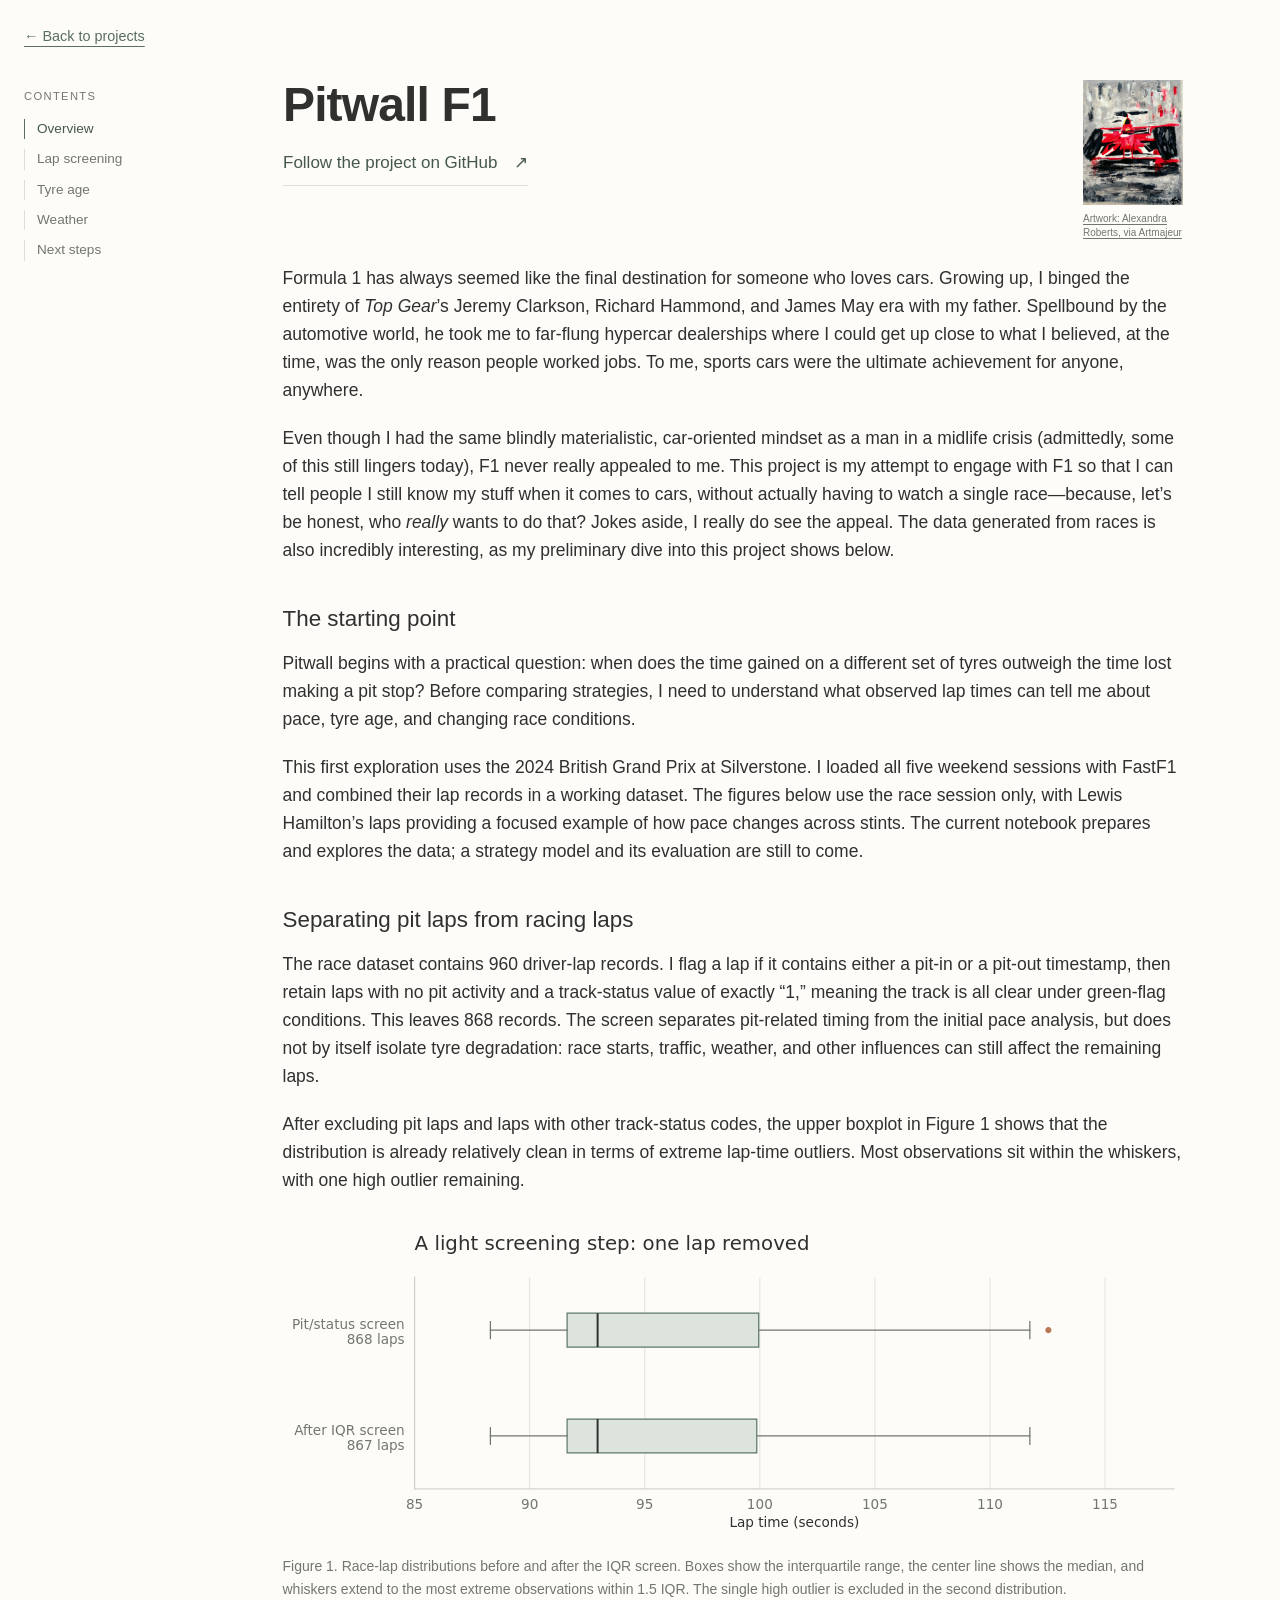
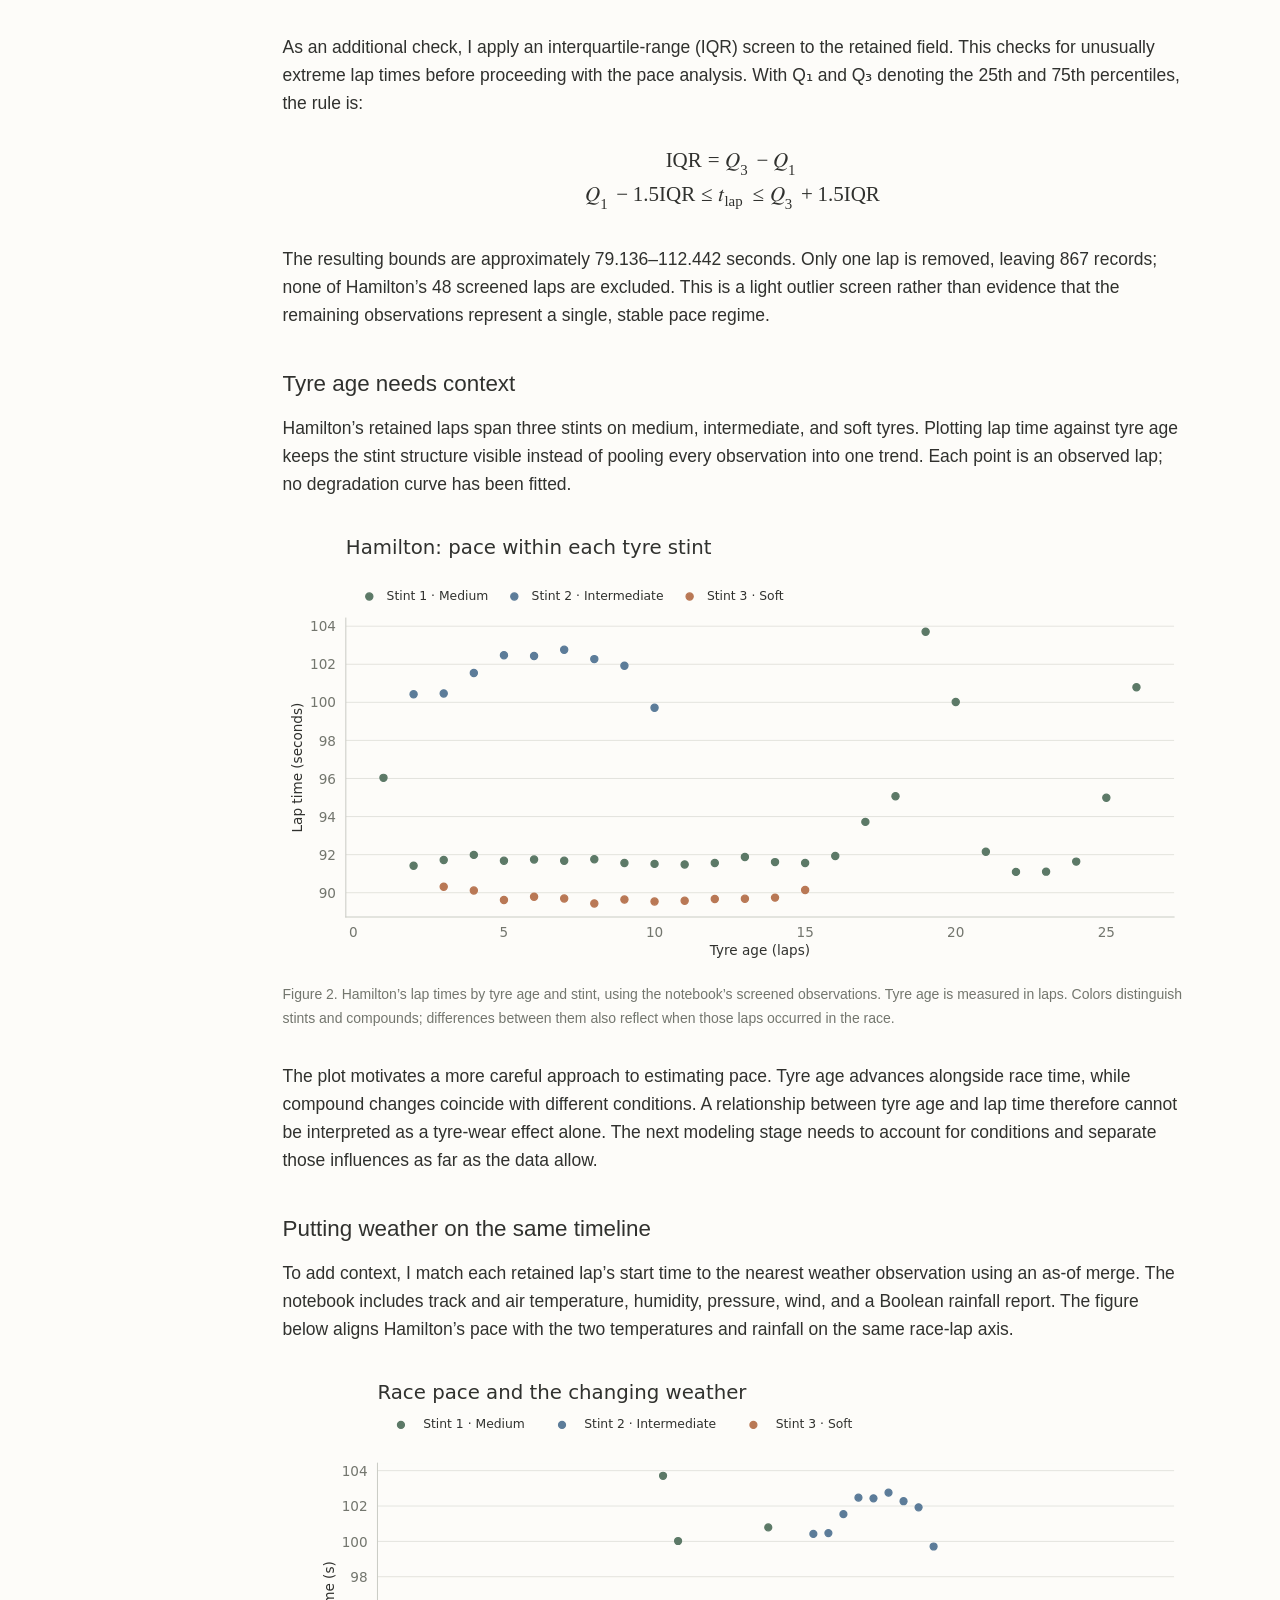
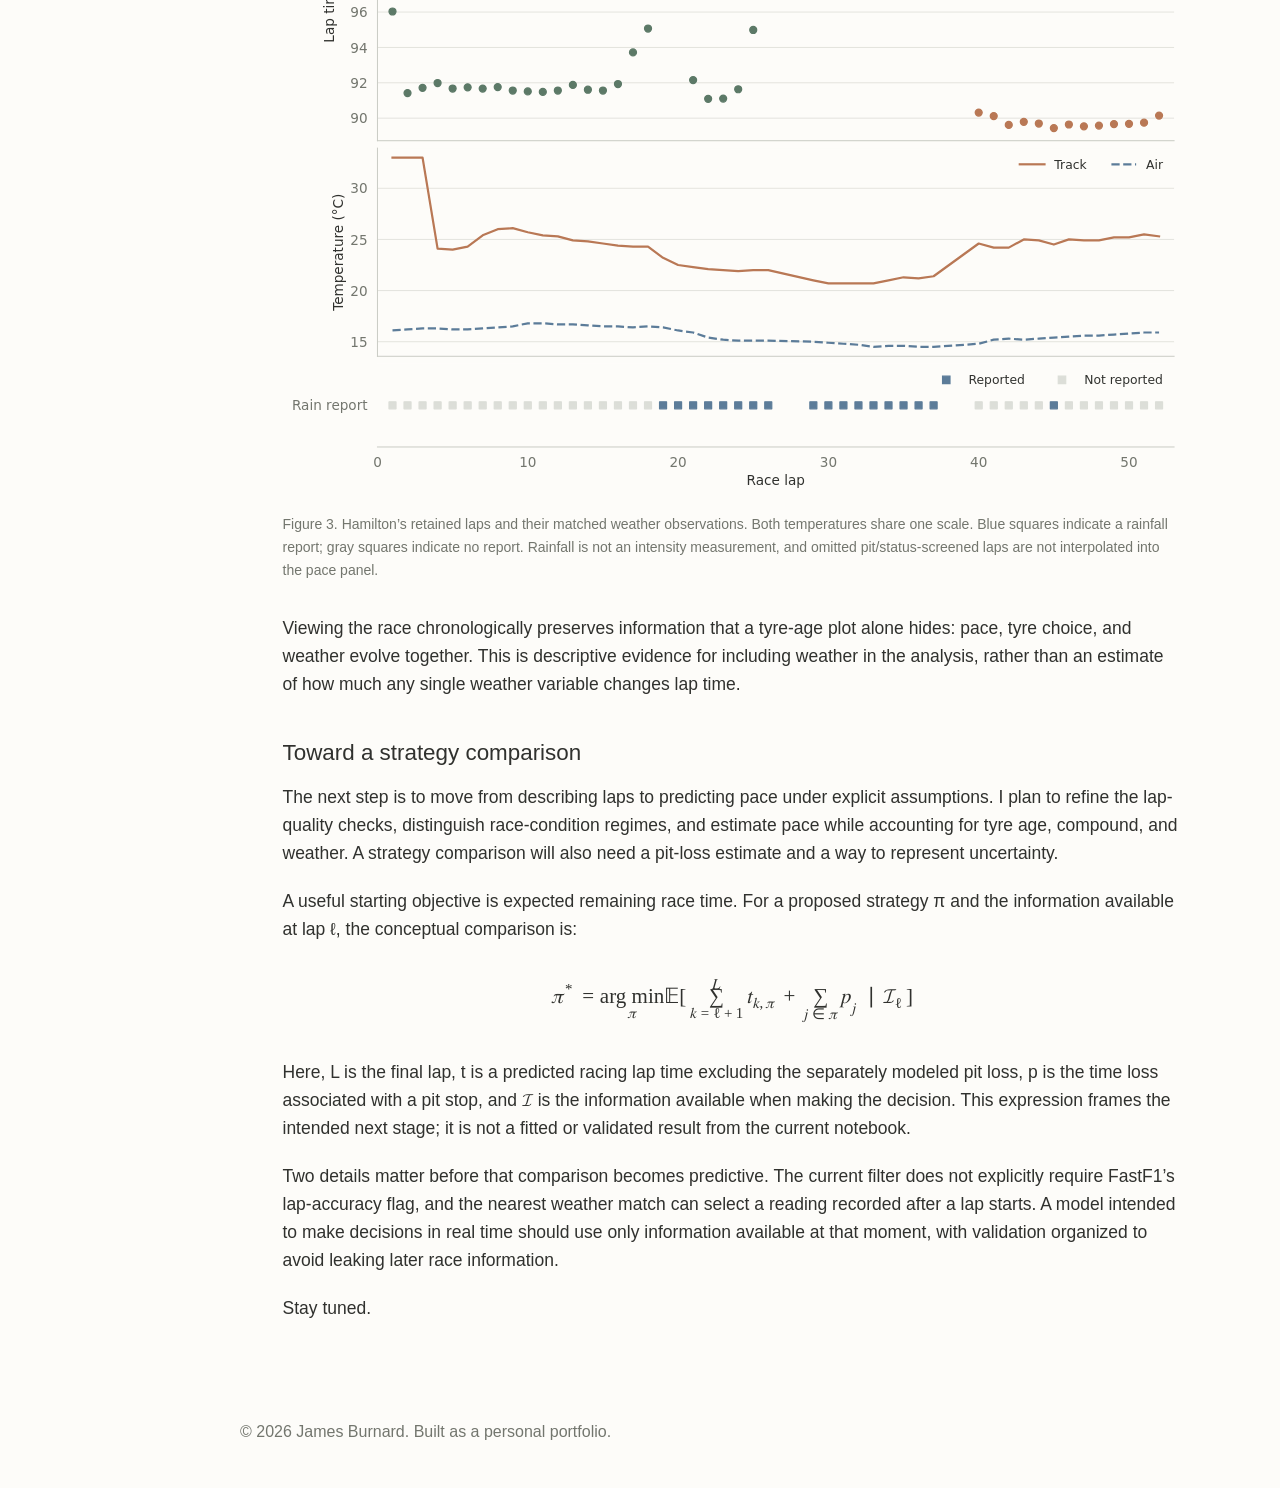
<file: projects/aston-martin/index.html>
<!doctype html>
<html lang="en">
  <head>
    <meta charset="utf-8" />
    <meta name="viewport" content="width=device-width, initial-scale=1" />
    <title>Pitwall F1 | James Burnard</title>

    <link rel="preconnect" href="https://fonts.googleapis.com" />
    <link rel="preconnect" href="https://fonts.gstatic.com" crossorigin />
    <link href="https://fonts.googleapis.com/css2?family=Inter:wght@400;500;600;700;800&display=swap" rel="stylesheet" />
    <link rel="stylesheet" href="../../styles.css" />
    <link rel="stylesheet" href="../../project-theme.css?v=20261009-brighter-ivory" />
    <link rel="stylesheet" href="../../research-project.css?v=20261006-credit-research">
    <link rel="stylesheet" href="../../heading-font.css?v=20261009-writeups-17-5" />
    <link rel="stylesheet" href="pitwall-editorial.css?v=20261009-ivory-compact" />
</head>
  <body class="project-detail-page research-detail pitwall-detail">
    <a class="project-back-link" href="../../index.html#projects-panel">← Back to projects</a>
    <aside class="project-contents" aria-label="Project contents">
      <p class="contents-label">Contents</p>
      <nav aria-label="Project sections">
        <a href="#project-title">Overview</a>
        <a href="#lap-screening">Lap screening</a>
        <a href="#tyre-age">Tyre age</a>
        <a href="#weather-context">Weather</a>
        <a href="#next-steps">Next steps</a>
      </nav>
    </aside>
    <main class="detail-shell">
      <section class="detail-hero pitwall-header" aria-labelledby="project-title">
        <div class="pitwall-header-copy">
          <h1 id="project-title">Pitwall F1</h1>
          <a class="pitwall-progress-link" href="https://github.com/JamesBurnard1/Pitwall-F1" target="_blank" rel="noopener noreferrer">
            Follow the project on GitHub <span aria-hidden="true">↗</span>
          </a>
        </div>
        <figure class="pitwall-header-artwork">
          <img src="../../assets/pitwall-f1-cover.jpg" alt="Painting of a red Formula 1 race car" />
          <figcaption><a href="https://www.artmajeur.com/alexandra-roberts/en/artworks/16069144/formula-one" target="_blank" rel="noopener noreferrer">Artwork: Alexandra Roberts, via Artmajeur</a></figcaption>
        </figure>
      </section>
      <section class="detail-section native-writeup" id="writeup" aria-labelledby="starting-point">
        <article class="writeup-prose">
          <p>Formula 1 has always seemed like the final destination for someone who loves cars. Growing up, I binged the entirety of <em>Top Gear</em>’s Jeremy Clarkson, Richard Hammond, and James May era with my father. Spellbound by the automotive world, he took me to far-flung hypercar dealerships where I could get up close to what I believed, at the time, was the only reason people worked jobs. To me, sports cars were the ultimate achievement for anyone, anywhere.</p>
          <p>Even though I had the same blindly materialistic, car-oriented mindset as a man in a midlife crisis (admittedly, some of this still lingers today), F1 never really appealed to me. This project is my attempt to engage with F1 so that I can tell people I still know my stuff when it comes to cars, without actually having to watch a single race—because, let’s be honest, who <em>really</em> wants to do that? Jokes aside, I really do see the appeal. The data generated from races is also incredibly interesting, as my preliminary dive into this project shows below.</p>
          <h3 id="starting-point">The starting point</h3>
          <p>Pitwall begins with a practical question: when does the time gained on a different set of tyres outweigh the time lost making a pit stop? Before comparing strategies, I need to understand what observed lap times can tell me about pace, tyre age, and changing race conditions.</p>
          <p>This first exploration uses the 2024 British Grand Prix at Silverstone. I loaded all five weekend sessions with FastF1 and combined their lap records in a working dataset. The figures below use the race session only, with Lewis Hamilton’s laps providing a focused example of how pace changes across stints. The current notebook prepares and explores the data; a strategy model and its evaluation are still to come.</p>
          <h3 id="lap-screening">Separating pit laps from racing laps</h3>
          <p>The race dataset contains 960 driver-lap records. I flag a lap if it contains either a pit-in or a pit-out timestamp, then retain laps with no pit activity and a track-status value of exactly “1,” meaning the track is all clear under green-flag conditions. This leaves 868 records. The screen separates pit-related timing from the initial pace analysis, but does not by itself isolate tyre degradation: race starts, traffic, weather, and other influences can still affect the remaining laps.</p>
          <p>After excluding pit laps and laps with other track-status codes, the upper boxplot in Figure 1 shows that the distribution is already relatively clean in terms of extreme lap-time outliers. Most observations sit within the whiskers, with one high outlier remaining.</p>
          <figure class="writeup-figure"><a href="figures/lap-screening.svg" target="_blank" rel="noopener noreferrer" aria-label="Open Figure 1 at full size"><img src="figures/lap-screening.svg" alt="Two horizontal boxplots comparing 868 pit/status-screened laps with 867 IQR-retained laps; the distributions are nearly identical." /></a><figcaption>Figure 1. Race-lap distributions before and after the IQR screen. Boxes show the interquartile range, the center line shows the median, and whiskers extend to the most extreme observations within 1.5 IQR. The single high outlier is excluded in the second distribution.</figcaption></figure>
          <p>As an additional check, I apply an interquartile-range (IQR) screen to the retained field. This checks for unusually extreme lap times before proceeding with the pace analysis. With Q₁ and Q₃ denoting the 25th and 75th percentiles, the rule is:</p>
          <div class="pitwall-equation" aria-label="IQR equals Q3 minus Q1. Retain lap times between Q1 minus 1.5 IQR and Q3 plus 1.5 IQR.">
            <math display="block"><mrow><mi>IQR</mi><mo>=</mo><msub><mi>Q</mi><mn>3</mn></msub><mo>−</mo><msub><mi>Q</mi><mn>1</mn></msub></mrow></math>
            <math display="block"><mrow><msub><mi>Q</mi><mn>1</mn></msub><mo>−</mo><mn>1.5</mn><mi>IQR</mi><mo>≤</mo><msub><mi>t</mi><mi>lap</mi></msub><mo>≤</mo><msub><mi>Q</mi><mn>3</mn></msub><mo>+</mo><mn>1.5</mn><mi>IQR</mi></mrow></math>
          </div>
          <p>The resulting bounds are approximately 79.136–112.442 seconds. Only one lap is removed, leaving 867 records; none of Hamilton’s 48 screened laps are excluded. This is a light outlier screen rather than evidence that the remaining observations represent a single, stable pace regime.</p>

          <h3 id="tyre-age">Tyre age needs context</h3>
          <p>Hamilton’s retained laps span three stints on medium, intermediate, and soft tyres. Plotting lap time against tyre age keeps the stint structure visible instead of pooling every observation into one trend. Each point is an observed lap; no degradation curve has been fitted.</p>
          <figure class="writeup-figure"><a href="figures/hamilton-tyre-age.svg" target="_blank" rel="noopener noreferrer" aria-label="Open Figure 2 at full size"><img src="figures/hamilton-tyre-age.svg" alt="Hamilton lap times plotted against tyre age, with separate colors for medium, intermediate, and soft tyre stints." /></a><figcaption>Figure 2. Hamilton’s lap times by tyre age and stint, using the notebook’s screened observations. Tyre age is measured in laps. Colors distinguish stints and compounds; differences between them also reflect when those laps occurred in the race.</figcaption></figure>
          <p>The plot motivates a more careful approach to estimating pace. Tyre age advances alongside race time, while compound changes coincide with different conditions. A relationship between tyre age and lap time therefore cannot be interpreted as a tyre-wear effect alone. The next modeling stage needs to account for conditions and separate those influences as far as the data allow.</p>
          <h3 id="weather-context">Putting weather on the same timeline</h3>
          <p>To add context, I match each retained lap’s start time to the nearest weather observation using an as-of merge. The notebook includes track and air temperature, humidity, pressure, wind, and a Boolean rainfall report. The figure below aligns Hamilton’s pace with the two temperatures and rainfall on the same race-lap axis.</p>
          <figure class="writeup-figure"><a href="figures/hamilton-weather.svg" target="_blank" rel="noopener noreferrer" aria-label="Open Figure 3 at full size"><img src="figures/hamilton-weather.svg" alt="Three aligned panels showing Hamilton’s lap times by stint, track and air temperatures on one Celsius scale, and whether rainfall was reported at the nearest matched observation." /></a><figcaption>Figure 3. Hamilton’s retained laps and their matched weather observations. Both temperatures share one scale. Blue squares indicate a rainfall report; gray squares indicate no report. Rainfall is not an intensity measurement, and omitted pit/status-screened laps are not interpolated into the pace panel.</figcaption></figure>
          <p>Viewing the race chronologically preserves information that a tyre-age plot alone hides: pace, tyre choice, and weather evolve together. This is descriptive evidence for including weather in the analysis, rather than an estimate of how much any single weather variable changes lap time.</p>
          <h3 id="next-steps">Toward a strategy comparison</h3>
          <p>The next step is to move from describing laps to predicting pace under explicit assumptions. I plan to refine the lap-quality checks, distinguish race-condition regimes, and estimate pace while accounting for tyre age, compound, and weather. A strategy comparison will also need a pit-loss estimate and a way to represent uncertainty.</p>
          <p>A useful starting objective is expected remaining race time. For a proposed strategy π and the information available at lap ℓ, the conceptual comparison is:</p>
          <div class="pitwall-equation" aria-label="Choose the strategy pi that minimizes the expected sum of future lap times plus pit-stop time losses, conditional on information available at lap ell.">
            <math display="block"><mrow><msup><mi>π</mi><mo>*</mo></msup><mo>=</mo><munder><mtext>arg min</mtext><mi>π</mi></munder><mi>𝔼</mi><mo>[</mo><munderover><mo>∑</mo><mrow><mi>k</mi><mo>=</mo><mi>ℓ</mi><mo>+</mo><mn>1</mn></mrow><mi>L</mi></munderover><msub><mi>t</mi><mrow><mi>k</mi><mo>,</mo><mi>π</mi></mrow></msub><mo>+</mo><munder><mo>∑</mo><mrow><mi>j</mi><mo>∈</mo><mi>π</mi></mrow></munder><msub><mi>p</mi><mi>j</mi></msub><mo>∣</mo><msub><mi>𝓘</mi><mi>ℓ</mi></msub><mo>]</mo></mrow></math>
          </div>
          <p>Here, L is the final lap, t is a predicted racing lap time excluding the separately modeled pit loss, p is the time loss associated with a pit stop, and 𝓘 is the information available when making the decision. This expression frames the intended next stage; it is not a fitted or validated result from the current notebook.</p>
          <p>Two details matter before that comparison becomes predictive. The current filter does not explicitly require FastF1’s lap-accuracy flag, and the nearest weather match can select a reading recorded after a lap starts. A model intended to make decisions in real time should use only information available at that moment, with validation organized to avoid leaking later race information.</p>
          <p class="pitwall-closing">Stay tuned.</p>
        </article>
      </section>
    </main>
    <footer class="site-footer">
      <p>© 2026 James Burnard. Built as a personal portfolio.</p>
    </footer>
    <script src="../baltimore/baltimore-contents.js?v=20261006-credit-research"></script>
  </body>
</html>
</file>
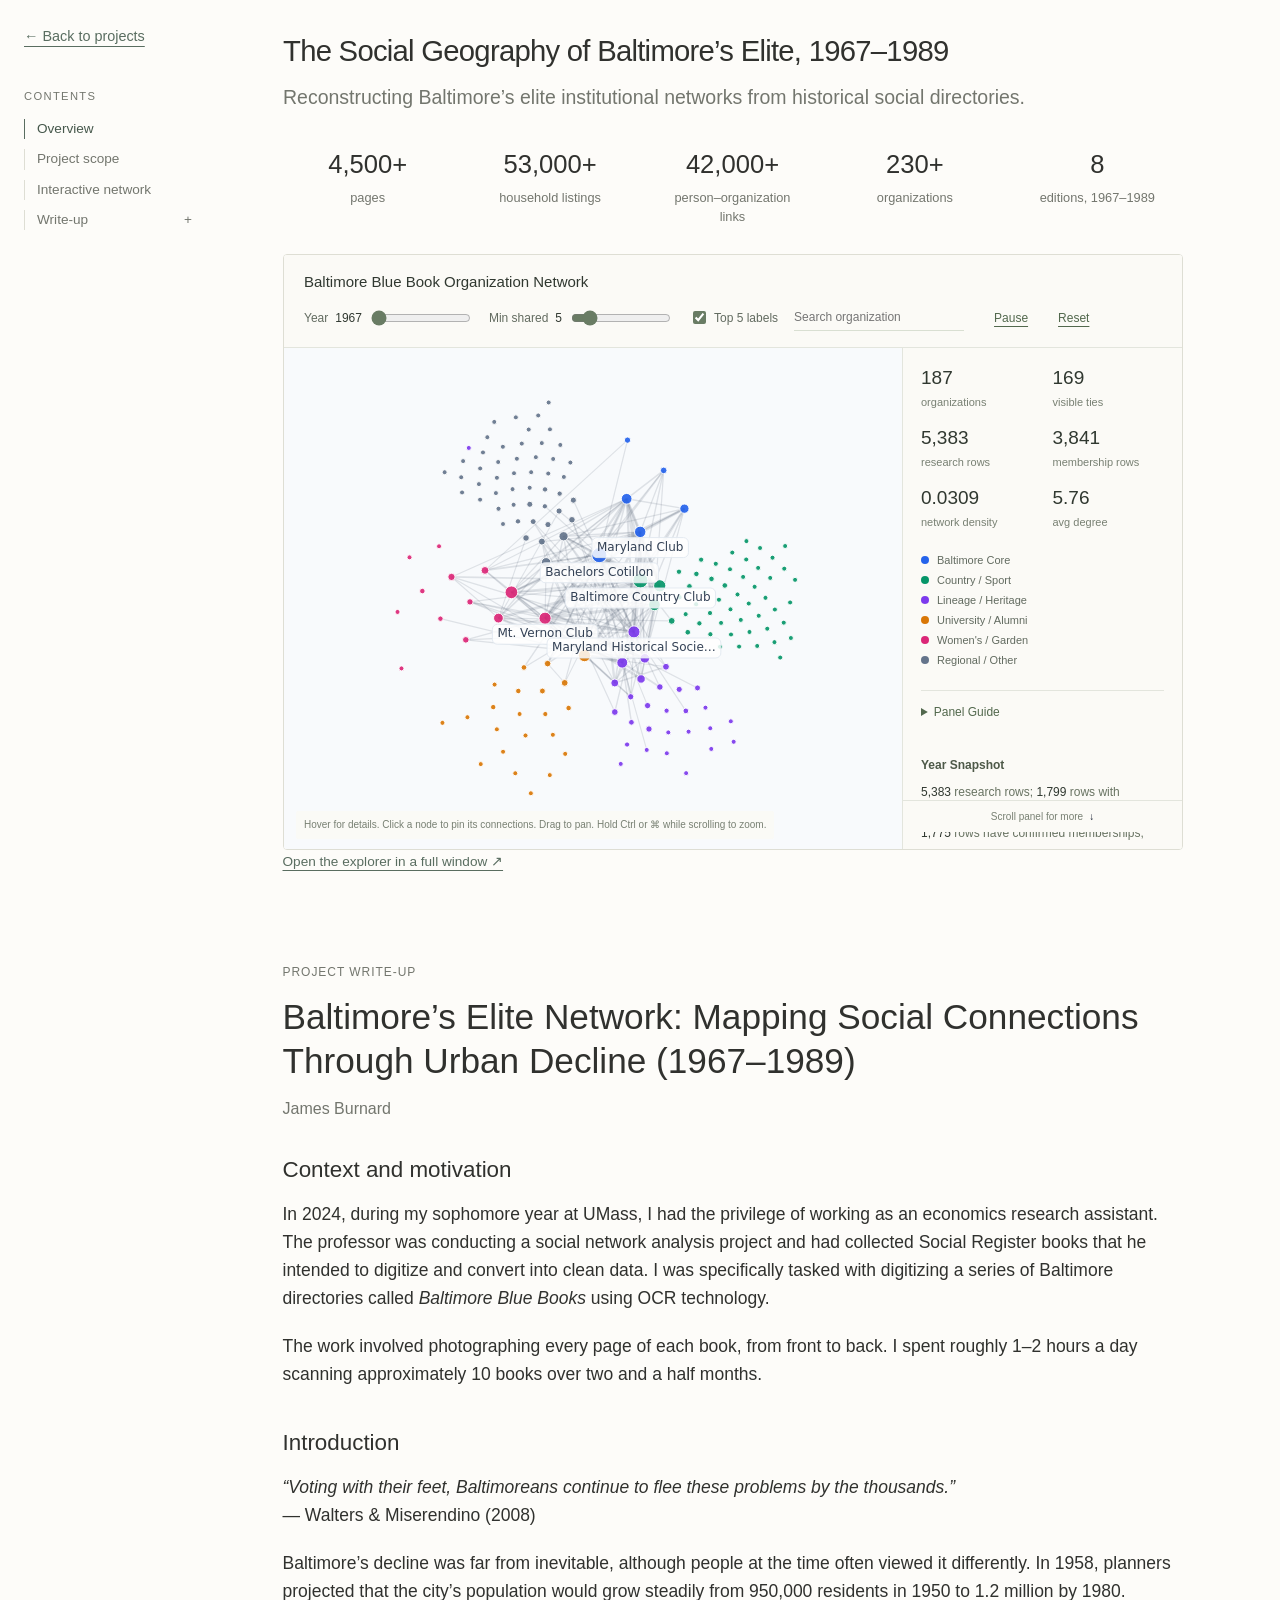
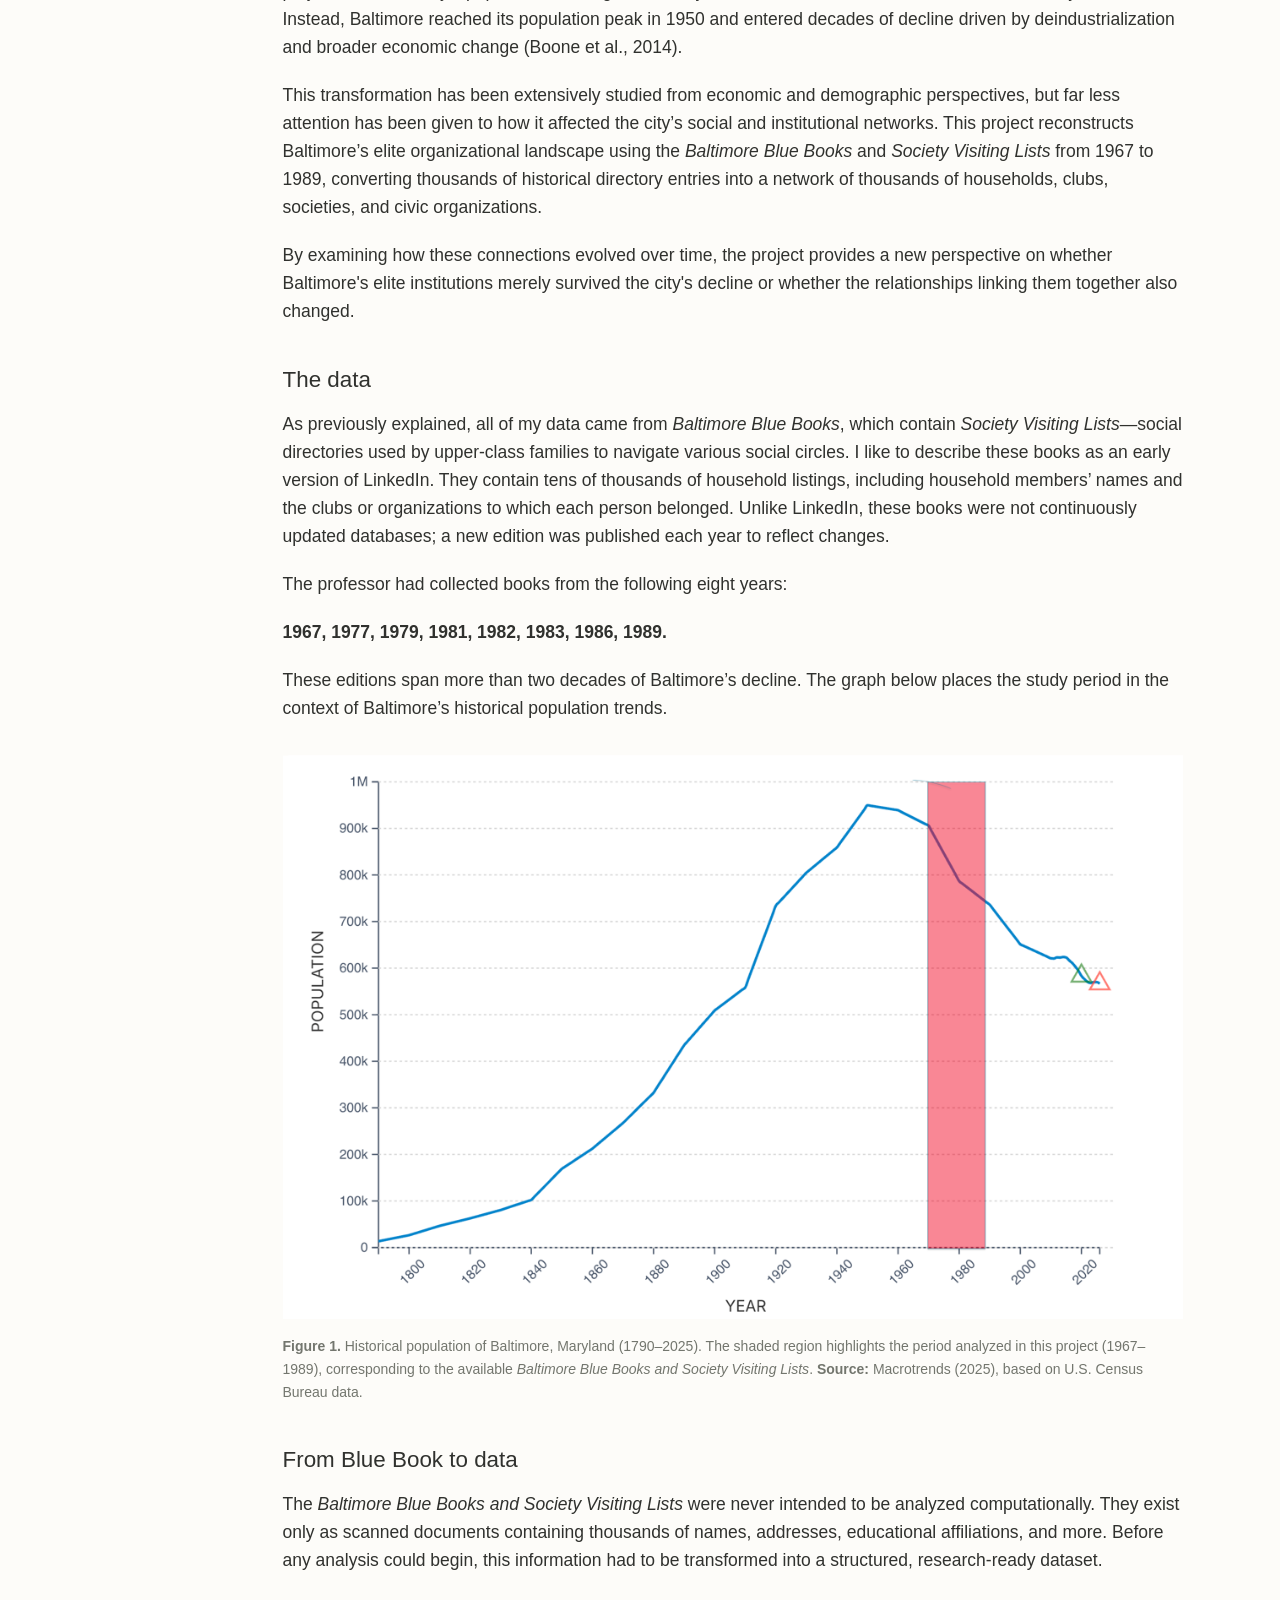
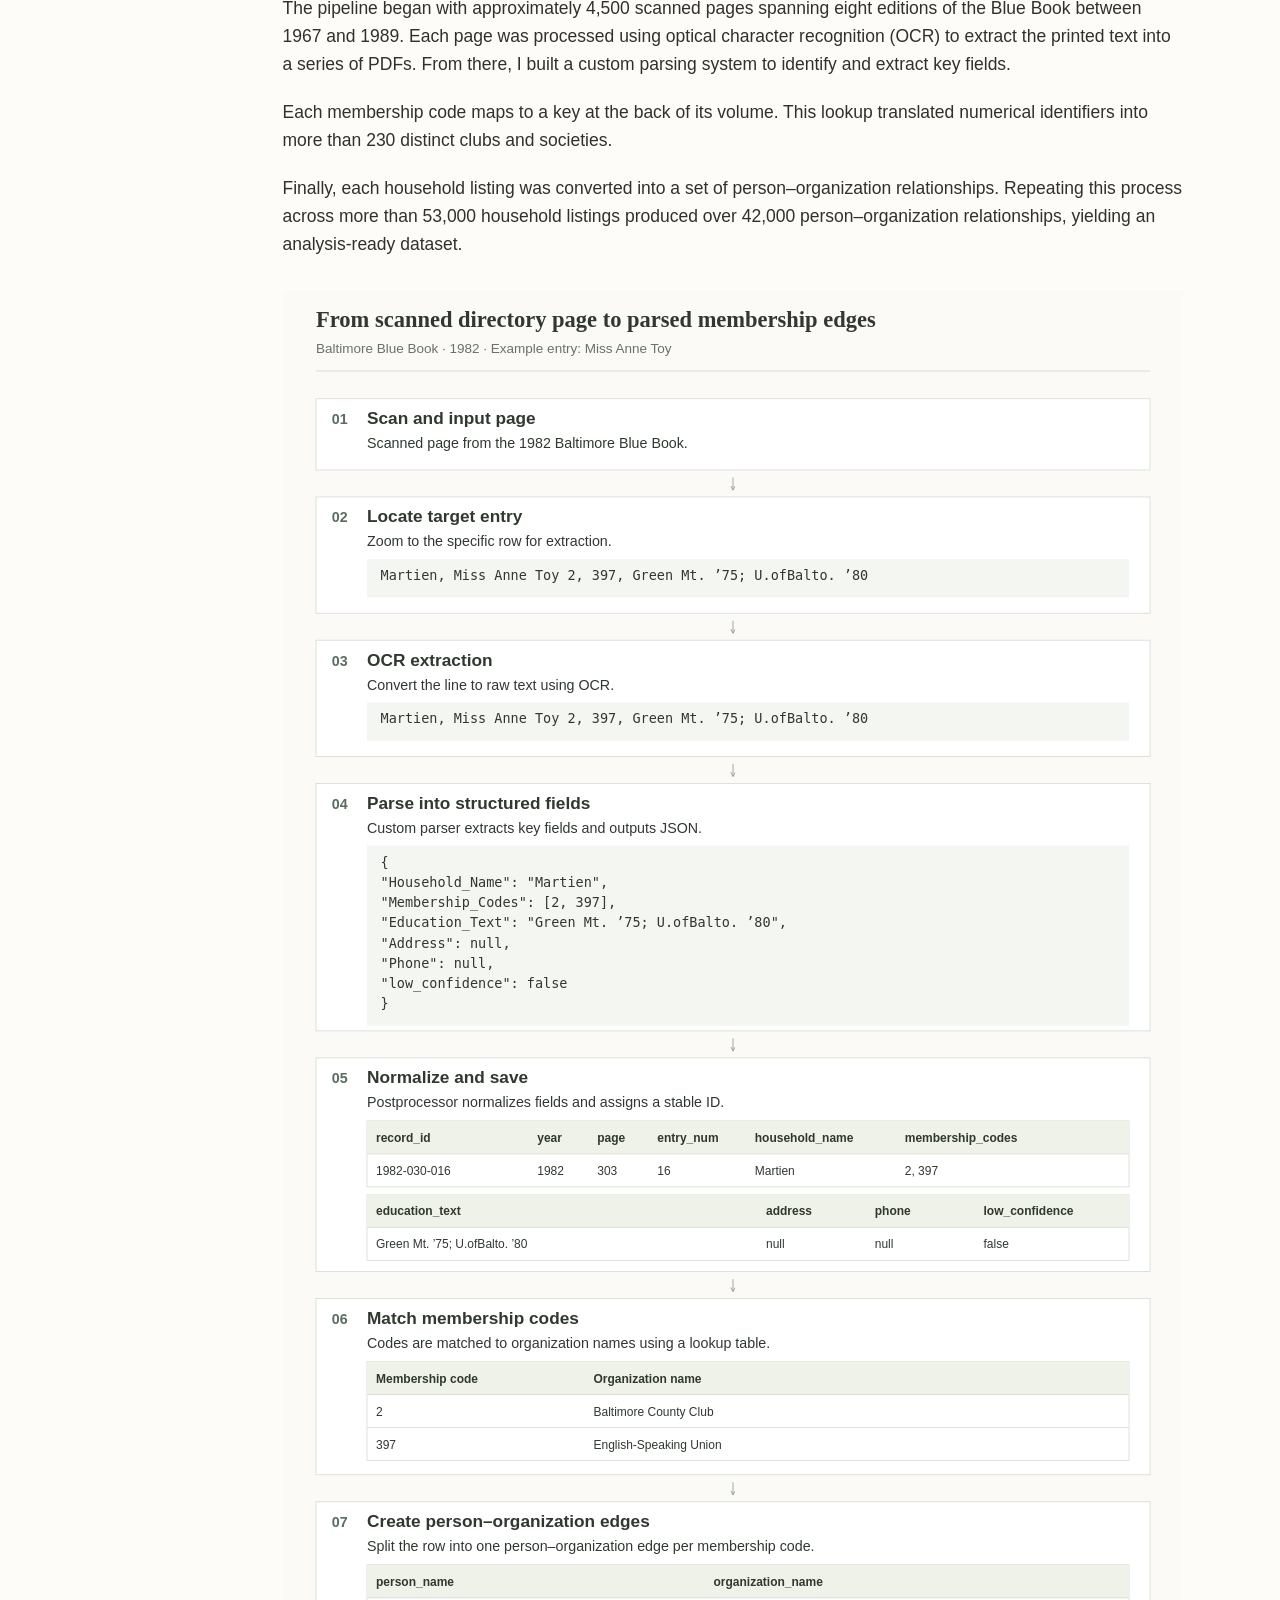
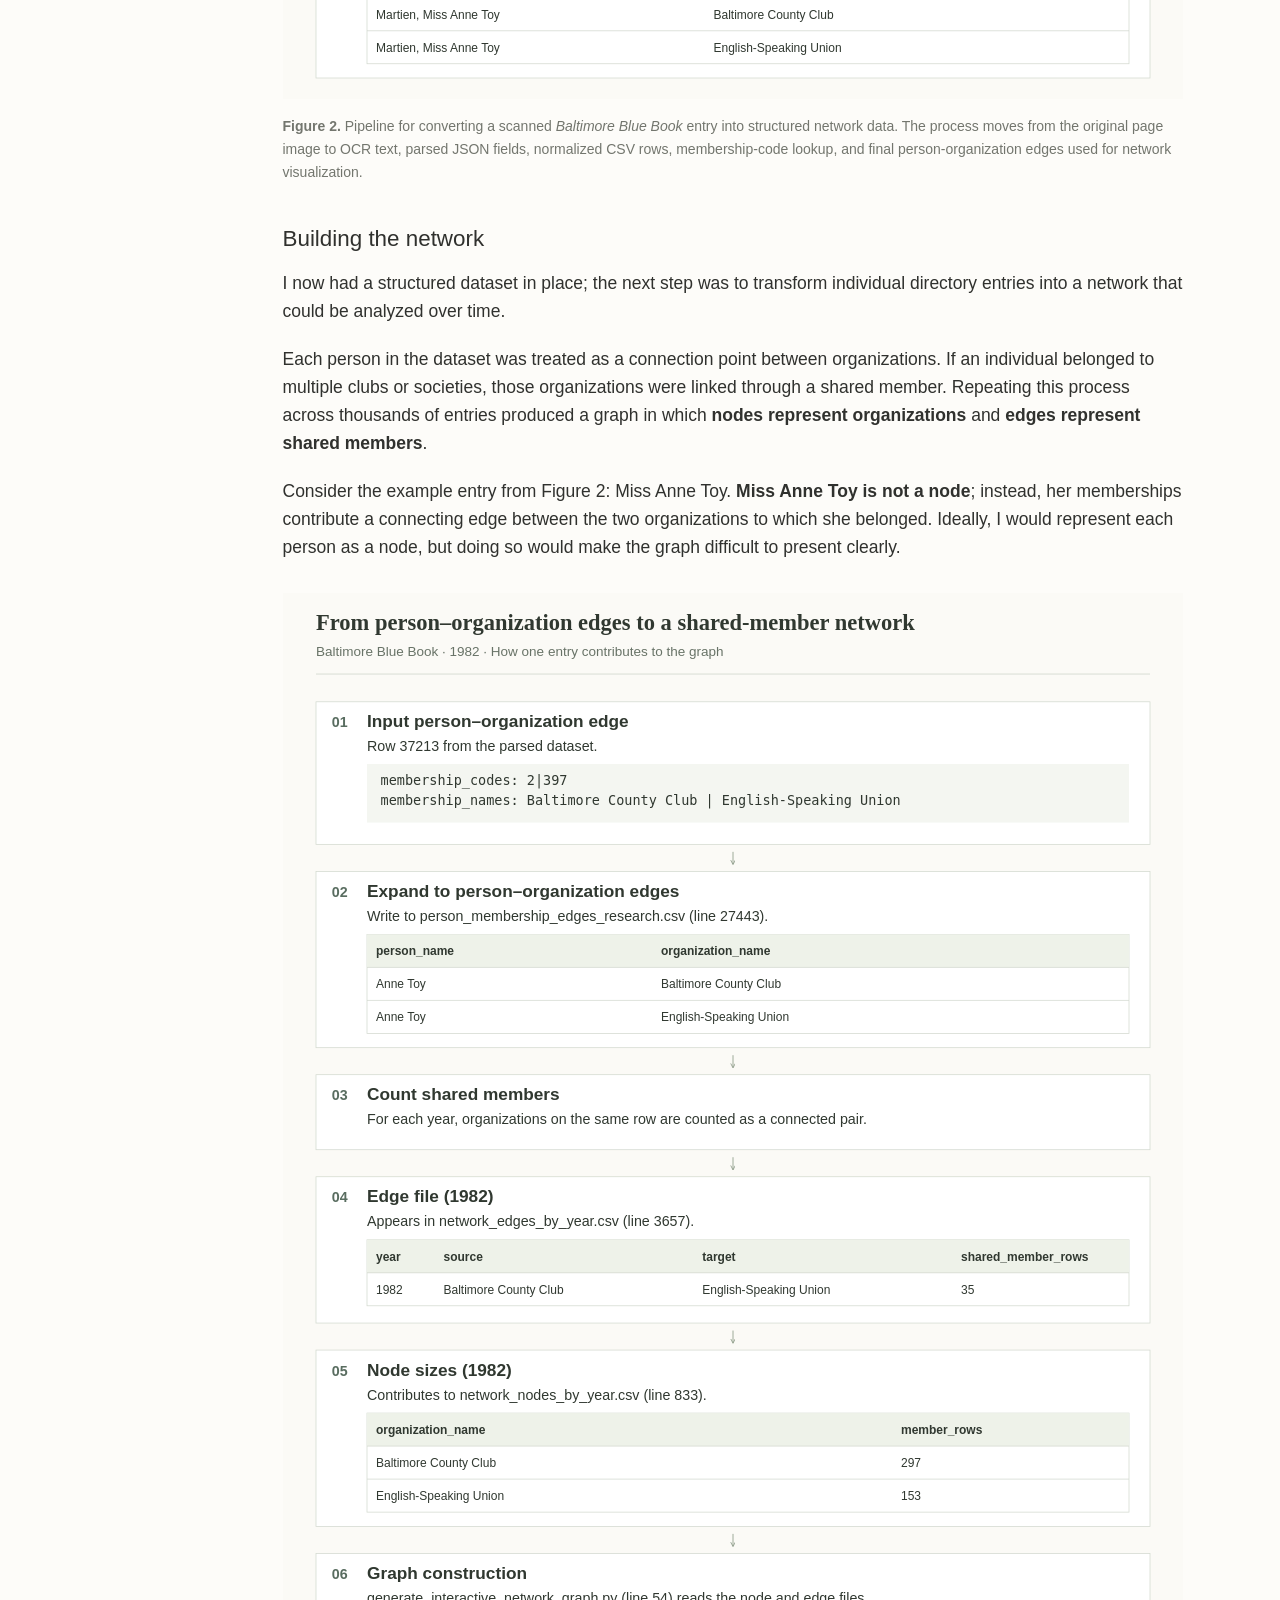
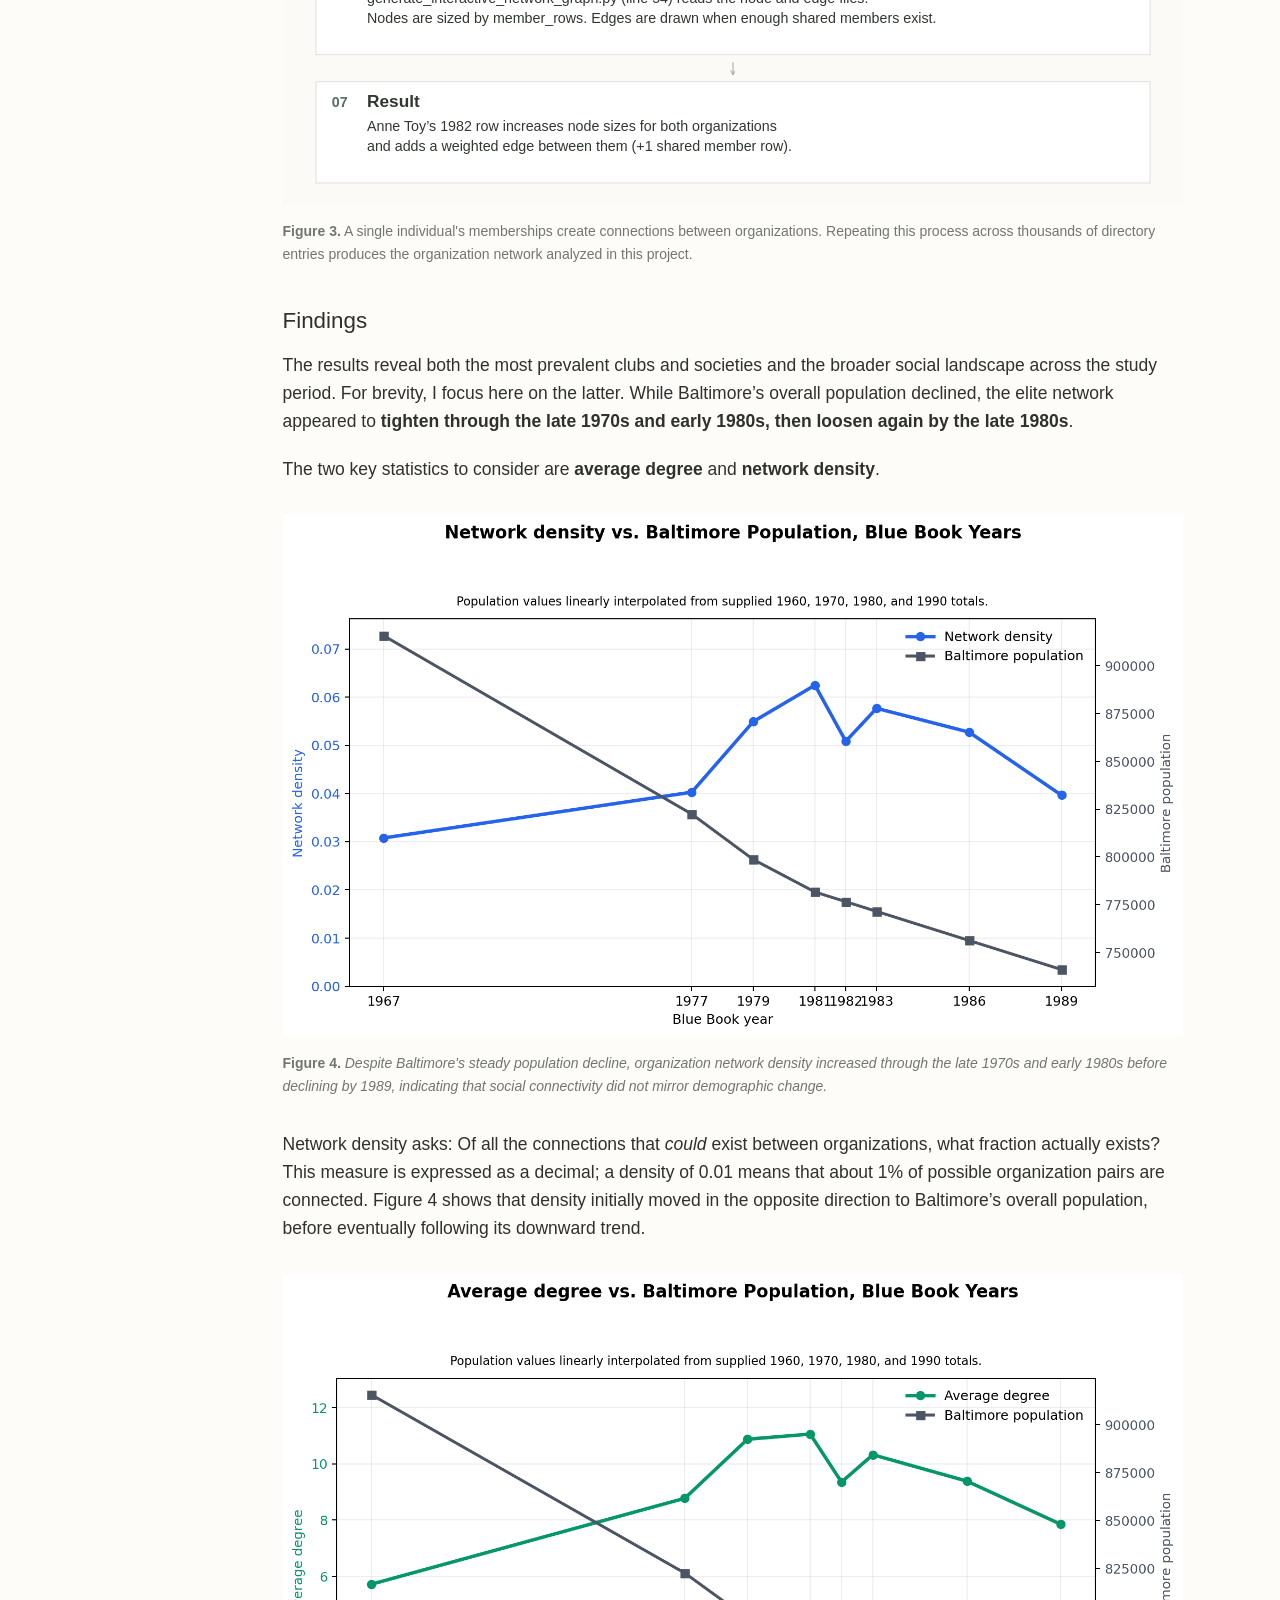
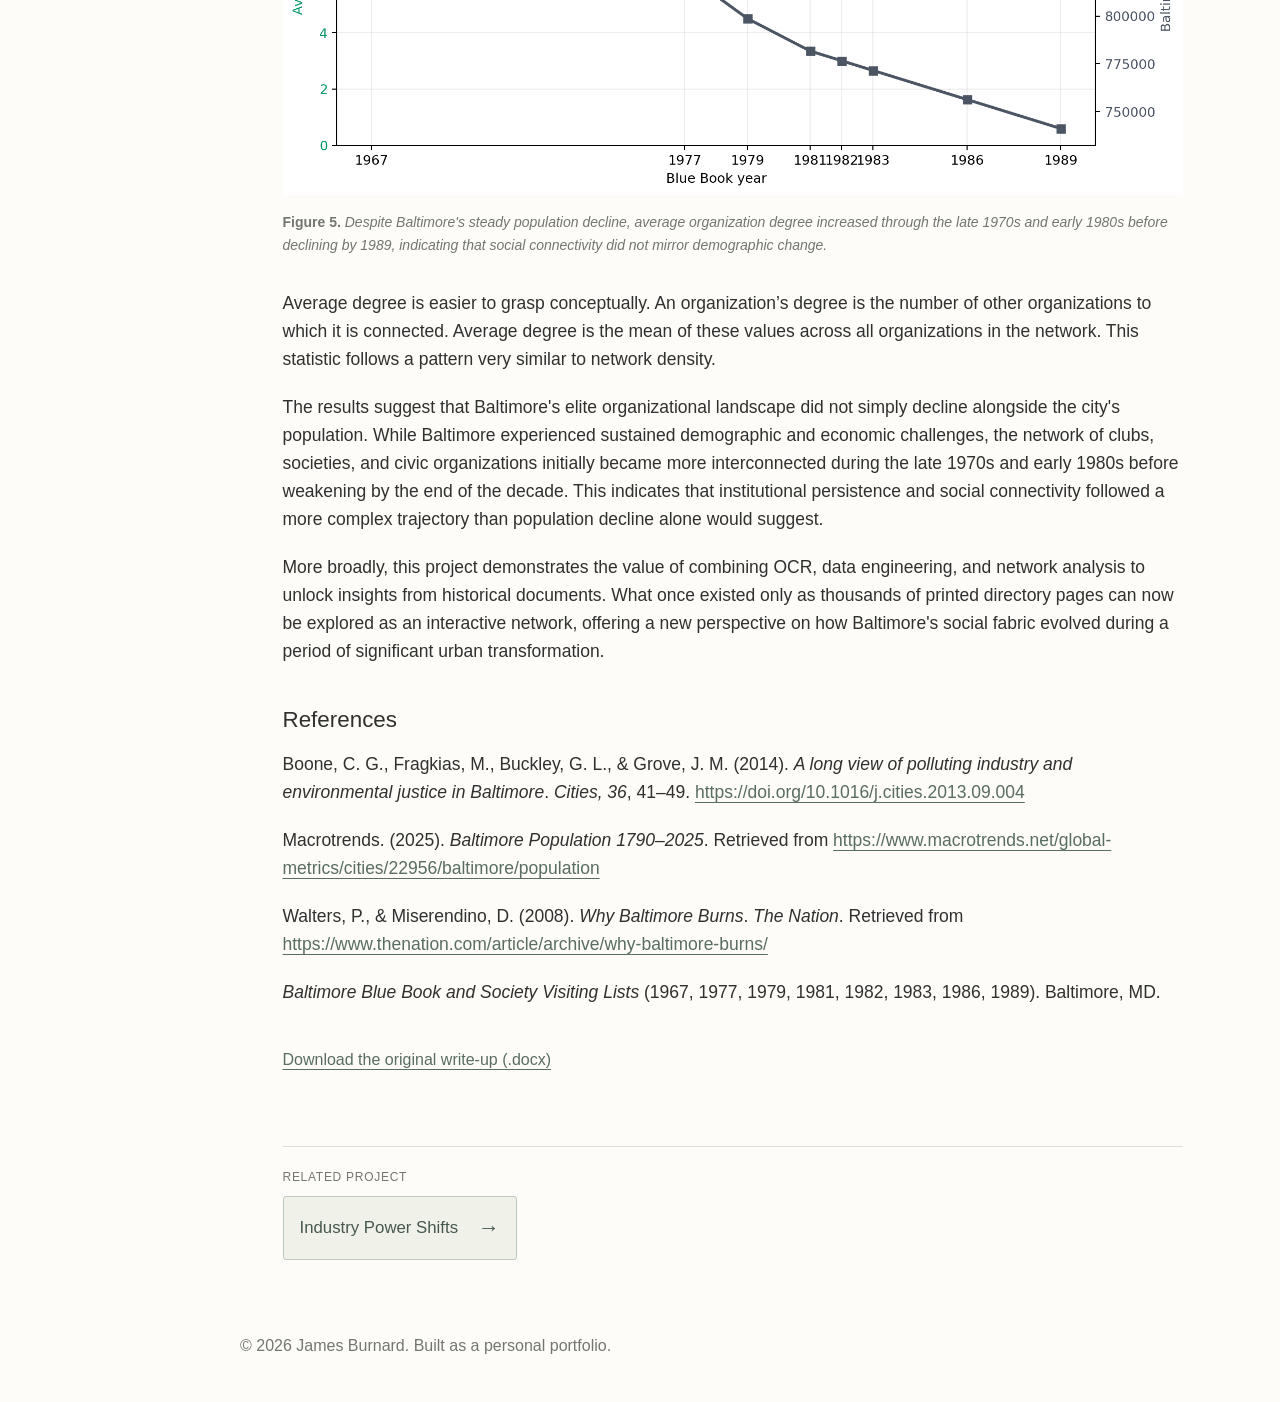
<file: projects/baltimore/index.html>
<!doctype html>
<html lang="en">
  <head>
    <meta charset="utf-8" />
    <meta name="viewport" content="width=device-width, initial-scale=1" />
    <title>Baltimore Elite Social Geography | James Burnard</title>

    <link rel="preconnect" href="https://fonts.googleapis.com" />
    <link rel="preconnect" href="https://fonts.gstatic.com" crossorigin />
    <link href="https://fonts.googleapis.com/css2?family=Inter:wght@400;500;600;700;800&display=swap" rel="stylesheet" />
    <link rel="stylesheet" href="../../styles.css?v=20261009-brighter-ivory" />
    <link rel="stylesheet" href="../../project-theme.css?v=20261009-brighter-ivory" />
    <link rel="stylesheet" href="../../research-project.css?v=20261006-visible-related-projects" />
    <link rel="stylesheet" href="../../heading-font.css?v=20261009-writeups-17-5" />
</head>
  <body class="project-detail-page baltimore-detail research-detail">
    <a class="project-back-link" href="../../index.html#projects-panel">← Back to projects</a>
    <aside class="project-contents" aria-label="Project contents">
      <p class="contents-label">Contents</p>
      <nav aria-label="Baltimore project sections">
        <a href="#project-title">Overview</a>
        <a href="#scale">Project scope</a>
        <a href="#network">Interactive network</a>
        <details class="writeup-contents">
          <summary><span>Write-up</span></summary>
          <div class="writeup-contents-links">
            <a href="#writeup">Write-up overview</a>
            <a href="#context-and-motivation">Context and motivation</a>
            <a href="#introduction">Introduction</a>
            <a href="#the-data">The data</a>
            <a href="#from-blue-book-to-data">From Blue Book to data</a>
            <a href="#building-the-network">Building the network</a>
            <a href="#findings">Findings</a>
            <a href="#references">References</a>
          </div>
        </details>
      </nav>
    </aside>
    <main class="detail-shell wide-detail">
      <section class="detail-hero">
        <h1 id="project-title">The Social Geography of Baltimore’s Elite, 1967–1989</h1>
        <p class="project-summary">Reconstructing Baltimore’s elite institutional networks from historical social directories.</p>
      </section>

      <section class="detail-section project-scope" id="scale" aria-labelledby="scope-title">
        <h2 id="scope-title" class="scope-accessible-title">Project scope</h2>
        <div class="project-metrics">
          <div class="project-metric">
            <strong>4,500+</strong>
            <span>pages</span>
          </div>
          <div class="project-metric">
            <strong>53,000+</strong>
            <span>household listings</span>
          </div>
          <div class="project-metric">
            <strong>42,000+</strong>
            <span>person–organization links</span>
          </div>
          <div class="project-metric">
            <strong>230+</strong>
            <span>organizations</span>
          </div>
          <div class="project-metric">
            <strong>8</strong>
            <span>editions, 1967–1989</span>
          </div>
        </div>
      </section>

      <section class="detail-section full-screen-panel" id="network">

        <div class="interactive-frame tall-frame">
          <iframe
            src="interactive_network_by_year.html?v=20261006-gliding-year-slider"
            title="Interactive Baltimore organization network by year"
          ></iframe>
        </div>
        <p class="network-open-link"><a href="interactive_network_by_year.html?v=20261006-gliding-year-slider" target="_blank" rel="noopener noreferrer">Open the explorer in a full window ↗</a></p>
      </section>

      <section class="detail-section native-writeup" id="writeup" aria-labelledby="writeup-title">
        <header class="writeup-heading">
          <p class="eyebrow">Project Write-up</p>
          <h2 id="writeup-title">Baltimore’s Elite Network: Mapping Social Connections Through Urban Decline (1967–1989)</h2>
          <p class="writeup-byline">James Burnard</p>
        </header>
        <article class="writeup-prose" aria-label="Baltimore project research write-up">
<h3 id="context-and-motivation">Context and motivation</h3>
<p>In 2024, during my sophomore year at UMass, I had the privilege of working as an economics research assistant. The professor was conducting a social network analysis project and had collected Social Register books that he intended to digitize and convert into clean data. I was specifically tasked with digitizing a series of Baltimore directories called <em>Baltimore Blue Books</em> using OCR technology.</p>
<p>The work involved photographing every page of each book, from front to back. I spent roughly 1–2 hours a day scanning approximately 10 books over two and a half months.</p>
<h3 id="introduction">Introduction</h3>
<p><em>“Voting with their feet, Baltimoreans continue to flee these
problems by the thousands.”</em><br />
— Walters &amp; Miserendino (2008)</p>
<p>Baltimore’s decline was far from inevitable, although people at the time often viewed it differently. In 1958, planners projected that the city’s population would grow steadily from 950,000 residents in 1950 to 1.2 million by 1980. Instead, Baltimore reached its population peak in 1950 and entered decades of decline driven by deindustrialization and broader economic change (Boone et al., 2014).</p>
<p>This transformation has been extensively studied from economic and
demographic perspectives, but far less attention has been given to how
it affected the city’s social and institutional networks. This project
reconstructs Baltimore’s elite organizational landscape using the
<em>Baltimore Blue Books</em> and <em>Society Visiting Lists</em> from
1967 to 1989, converting thousands of historical directory entries into
a network of thousands of households, clubs, societies, and civic
organizations.</p>
<p>By examining how these connections evolved over time, the project
provides a new perspective on whether Baltimore's elite institutions
merely survived the city's decline or whether the relationships linking
them together also changed.</p>
<h3 id="the-data">The data</h3>
<p>As previously explained, all of my data came from <em>Baltimore Blue Books</em>, which contain <em>Society Visiting Lists</em>—social directories used by upper-class families to navigate various social circles. I like to describe these books as an early version of LinkedIn. They contain tens of thousands of household listings, including household members’ names and the clubs or organizations to which each person belonged. Unlike LinkedIn, these books were not continuously updated databases; a new edition was published each year to reflect changes.</p>
<p>The professor had collected books from the following eight years:</p>
<p><strong>1967, 1977, 1979, 1981, 1982, 1983, 1986, 1989.</strong></p>
<p>These editions span more than two decades of Baltimore’s decline. The graph below places the study period in the context of Baltimore’s historical population trends.</p>
<figure class="writeup-figure population-figure">
  <a href="writeup-assets/media/image1.png" target="_blank" rel="noopener noreferrer" aria-label="Open Figure 1 at full size">
    <img src="writeup-assets/media/image1.png" alt="Baltimore population from 1790 to 2025, highlighting the 1967–1989 study period" loading="lazy" decoding="async" />
  </a>
  <figcaption><strong>Figure 1.</strong> Historical population of Baltimore,
Maryland (1790–2025). The shaded region highlights the period analyzed
in this project (1967–1989), corresponding to the available
<em>Baltimore Blue Books and Society Visiting Lists</em>.
<strong>Source:</strong> Macrotrends (2025), based on U.S. Census Bureau
data.</figcaption>
</figure>
<h3 id="from-blue-book-to-data">From Blue Book to data</h3>
<p>The <em>Baltimore Blue Books and Society Visiting Lists</em> were
never intended to be analyzed computationally. They exist only as
scanned documents containing thousands of names, addresses, educational
affiliations, and more. Before any analysis could begin, this
information had to be transformed into a structured, research-ready
dataset.</p>
<p>The pipeline began with approximately 4,500 scanned pages spanning eight editions of the Blue Book between 1967 and 1989. Each page was processed using optical character recognition (OCR) to extract the printed text into a series of PDFs. From there, I built a custom parsing system to identify and extract key fields.</p>
<p>Each membership code maps to a key at the back of its volume. This lookup translated numerical identifiers into more than 230 distinct clubs and societies.</p>
<p>Finally, each household listing was converted into a set of person–organization relationships. Repeating this process across more than 53,000 household listings produced over 42,000 person–organization relationships, yielding an analysis-ready dataset.</p>
<figure class="writeup-figure">
  <a href="writeup-assets/scanned-page-to-edges.svg" target="_blank" rel="noopener noreferrer" aria-label="Open Figure 2 at full size">
    <img src="writeup-assets/scanned-page-to-edges.svg" alt="Workflow from a scanned Blue Book entry through OCR and parsed fields to person–organization edges" loading="lazy" decoding="async" />
  </a>
  <figcaption><strong>Figure 2.</strong> Pipeline for converting a scanned
<em>Baltimore Blue Book</em> entry into structured network data. The
process moves from the original page image to OCR text, parsed JSON
fields, normalized CSV rows, membership-code lookup, and final
person-organization edges used for network visualization.</figcaption>
</figure>
<h3 id="building-the-network">Building the network</h3>
<p>I now had a structured dataset in place; the next step was to
transform individual directory entries into a network that could be
analyzed over time.</p>
<p>Each person in the dataset was treated as a connection point between organizations. If an individual belonged to multiple clubs or societies, those organizations were linked through a shared member. Repeating this process across thousands of entries produced a graph in which <strong>nodes represent organizations</strong> and <strong>edges represent shared members</strong>.</p>
<p>Consider the example entry from Figure 2: Miss Anne Toy. <strong>Miss Anne Toy is not a node</strong>; instead, her memberships contribute a connecting edge between the two organizations to which she belonged. Ideally, I would represent each person as a node, but doing so would make the graph difficult to present clearly.</p>
<figure class="writeup-figure">
  <a href="writeup-assets/shared-member-network.svg" target="_blank" rel="noopener noreferrer" aria-label="Open Figure 3 at full size">
    <img src="writeup-assets/shared-member-network.svg" alt="Workflow from person–organization edges to a shared-member organization network" loading="lazy" decoding="async" />
  </a>
  <figcaption><strong>Figure 3.</strong> A single individual's memberships create
connections between organizations. Repeating this process across
thousands of directory entries produces the organization network
analyzed in this project.</figcaption>
</figure>
<h3 id="findings">Findings</h3>
<p>The results reveal both the most prevalent clubs and societies and the broader social landscape across the study period. For brevity, I focus here on the latter. While Baltimore’s overall population declined, the elite network appeared to <strong>tighten through the late 1970s and early 1980s, then loosen again by the late 1980s</strong>.</p>
<p>The two key statistics to consider are <strong>average degree</strong> and <strong>network density</strong>.</p>
<figure class="writeup-figure">
  <a href="writeup-assets/media/image4.png" target="_blank" rel="noopener noreferrer" aria-label="Open Figure 4 at full size">
    <img src="writeup-assets/media/image4.png" alt="Baltimore population and organization network density over the study period" loading="lazy" decoding="async" />
  </a>
  <figcaption><strong>Figure 4.</strong> <em>Despite Baltimore's steady population
decline, organization network density increased through the late 1970s
and early 1980s before declining by 1989, indicating that social
connectivity did not mirror demographic change.</em></figcaption>
</figure>
<p>Network density asks: Of all the connections that <em>could</em> exist between organizations, what fraction actually exists? This measure is expressed as a decimal; a density of 0.01 means that about 1% of possible organization pairs are connected. Figure 4 shows that density initially moved in the opposite direction to Baltimore’s overall population, before eventually following its downward trend.</p>
<figure class="writeup-figure">
  <a href="writeup-assets/media/image5.png" target="_blank" rel="noopener noreferrer" aria-label="Open Figure 5 at full size">
    <img src="writeup-assets/media/image5.png" alt="Baltimore population and average organization degree over the study period" loading="lazy" decoding="async" />
  </a>
  <figcaption><strong>Figure 5.</strong> <em>Despite Baltimore's steady population
decline, average organization degree increased through the late 1970s
and early 1980s before declining by 1989, indicating that social
connectivity did not mirror demographic change.</em></figcaption>
</figure>
<p>Average degree is easier to grasp conceptually. An organization’s degree is the number of other organizations to which it is connected. Average degree is the mean of these values across all organizations in the network. This statistic follows a pattern very similar to network density.</p>
<p>The results suggest that Baltimore's elite organizational landscape
did not simply decline alongside the city's population. While Baltimore
experienced sustained demographic and economic challenges, the network
of clubs, societies, and civic organizations initially became more
interconnected during the late 1970s and early 1980s before weakening by
the end of the decade. This indicates that institutional persistence and
social connectivity followed a more complex trajectory than population
decline alone would suggest.</p>
<p>More broadly, this project demonstrates the value of combining OCR,
data engineering, and network analysis to unlock insights from
historical documents. What once existed only as thousands of printed
directory pages can now be explored as an interactive network, offering
a new perspective on how Baltimore's social fabric evolved during a
period of significant urban transformation.</p>
<h3 id="references">References</h3>
<p>Boone, C. G., Fragkias, M., Buckley, G. L., &amp; Grove, J. M.
(2014). <em>A long view of polluting industry and environmental justice
in Baltimore</em>. <em>Cities, 36</em>, 41–49. <a
href="https://doi.org/10.1016/j.cities.2013.09.004">https://doi.org/10.1016/j.cities.2013.09.004</a></p>
<p>Macrotrends. (2025). <em>Baltimore Population 1790–2025</em>.
Retrieved from <a
href="https://www.macrotrends.net/global-metrics/cities/22956/baltimore/population">https://www.macrotrends.net/global-metrics/cities/22956/baltimore/population</a></p>
<p>Walters, P., &amp; Miserendino, D. (2008). <em>Why Baltimore
Burns</em>. <em>The Nation</em>. Retrieved from <a
href="https://www.thenation.com/article/archive/why-baltimore-burns/">https://www.thenation.com/article/archive/why-baltimore-burns/</a></p>
<p><em>Baltimore Blue Book and Society Visiting Lists</em> (1967, 1977,
1979, 1981, 1982, 1983, 1986, 1989). Baltimore, MD.</p>

        </article>
        <div class="document-actions">
          <a href="documents/eura-baltimore-project-writeup.docx" download>Download the original write-up (.docx)</a>
        </div>
      </section>
      <nav class="related-project" aria-label="Related project">
        <span>Related project</span>
        <a href="../union-decline/index.html">Industry Power Shifts <span aria-hidden="true">→</span></a>
      </nav>
    </main>
    <footer class="site-footer">
      <p>© 2026 James Burnard. Built as a personal portfolio.</p>
    </footer>
    <script src="baltimore-contents.js?v=20261006-scroll-handoff"></script>
  </body>
</html>
</file>
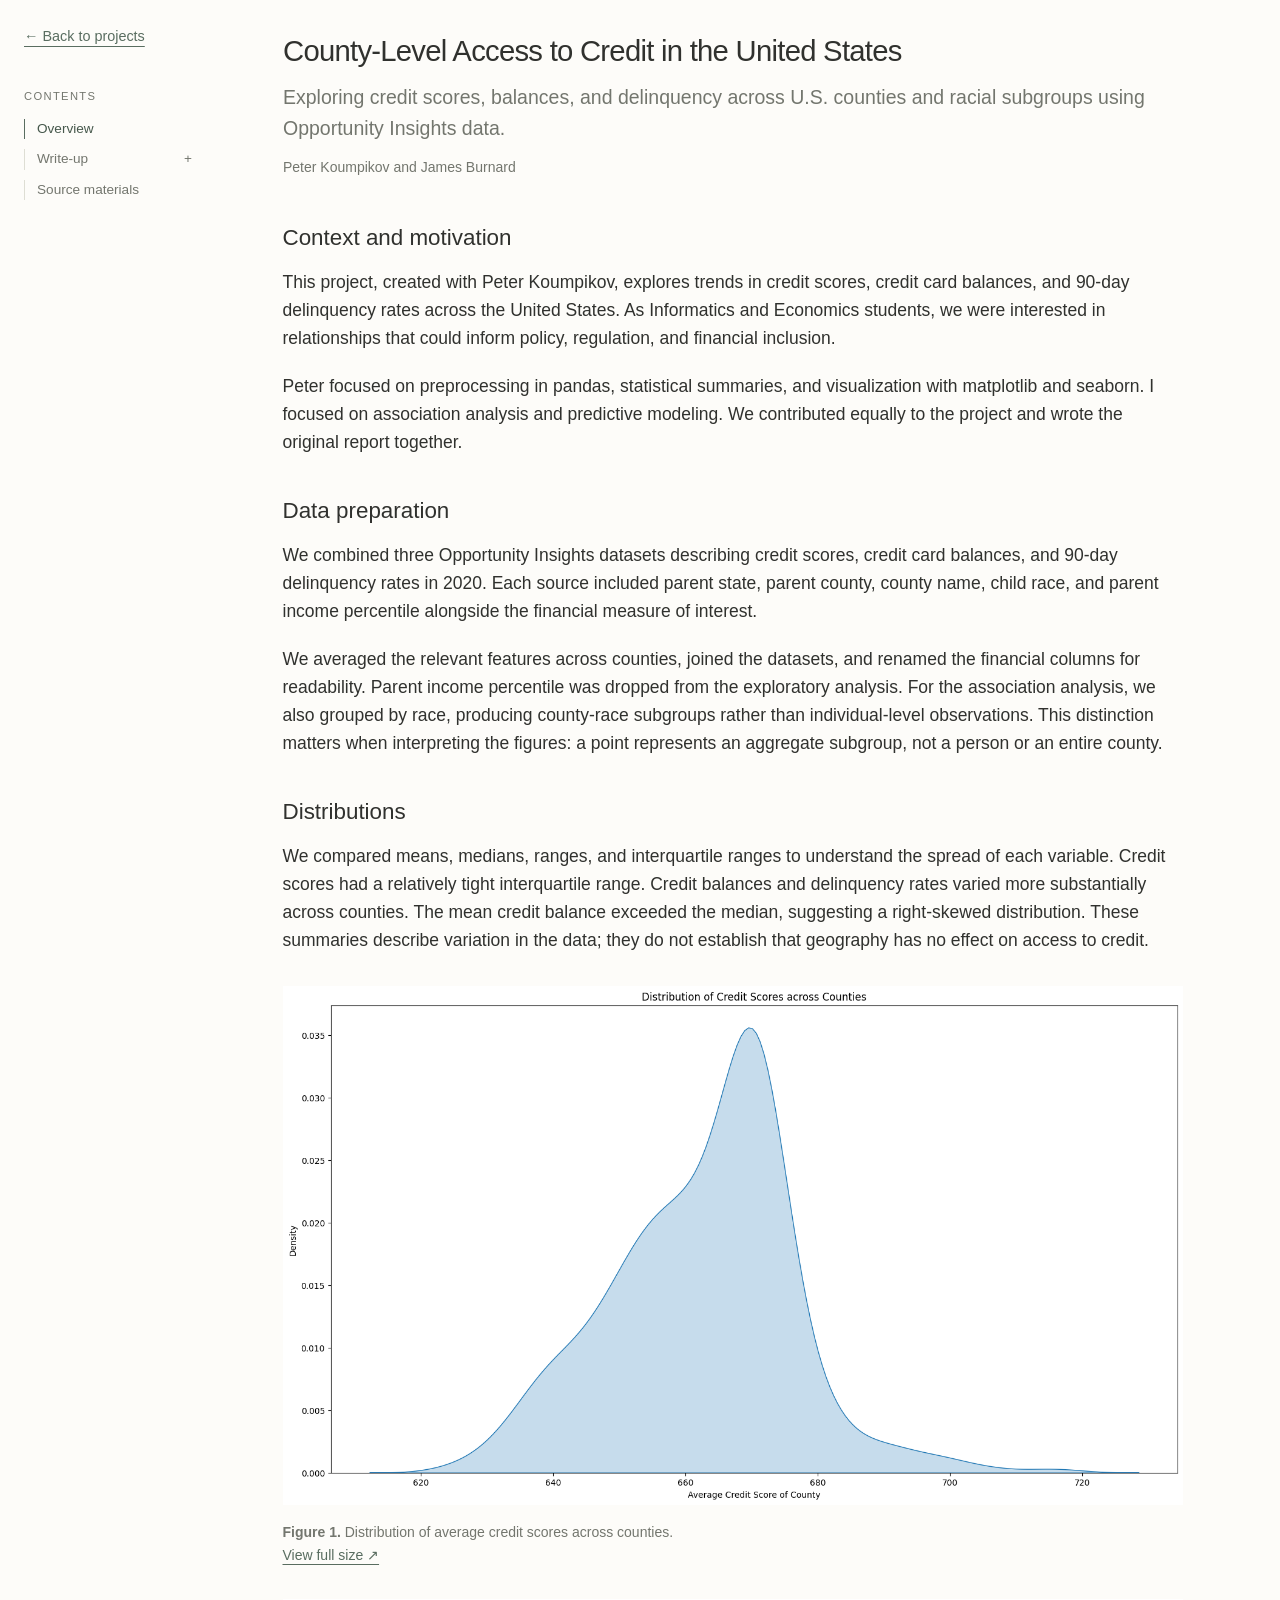
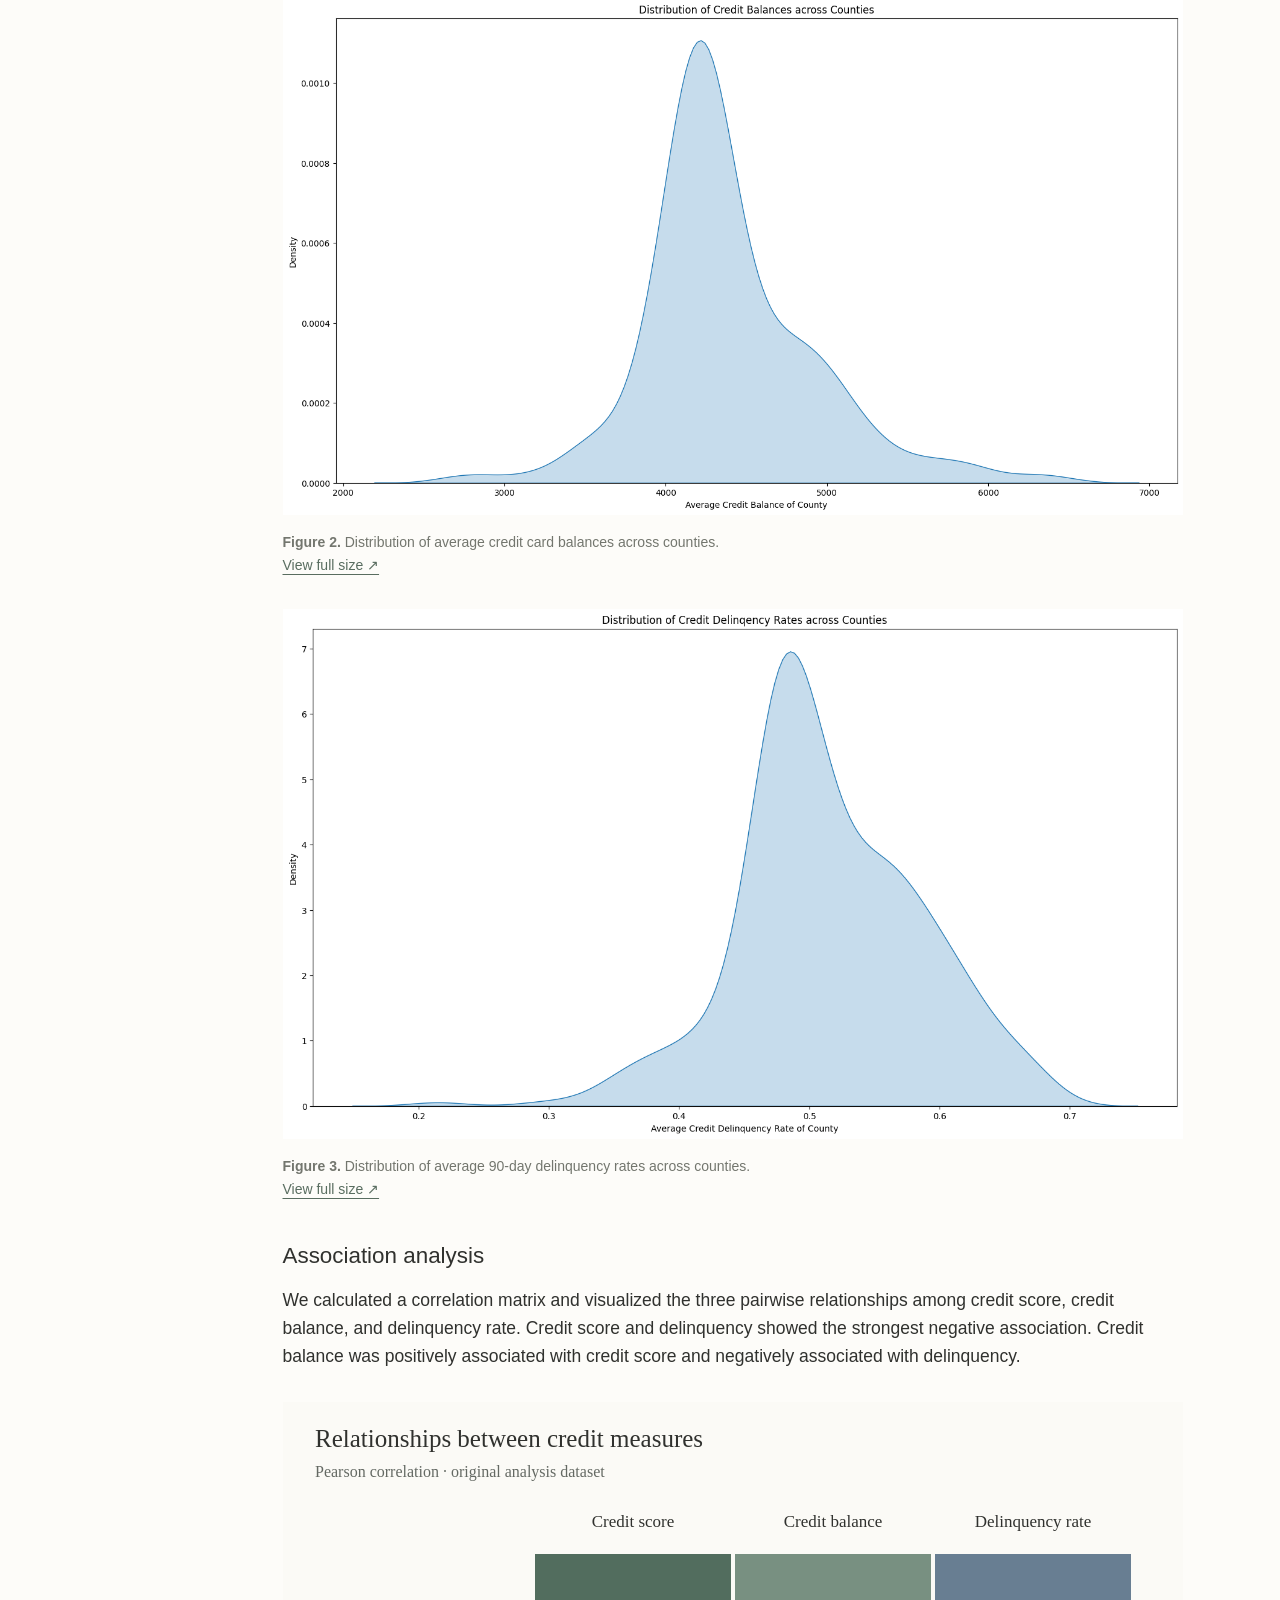
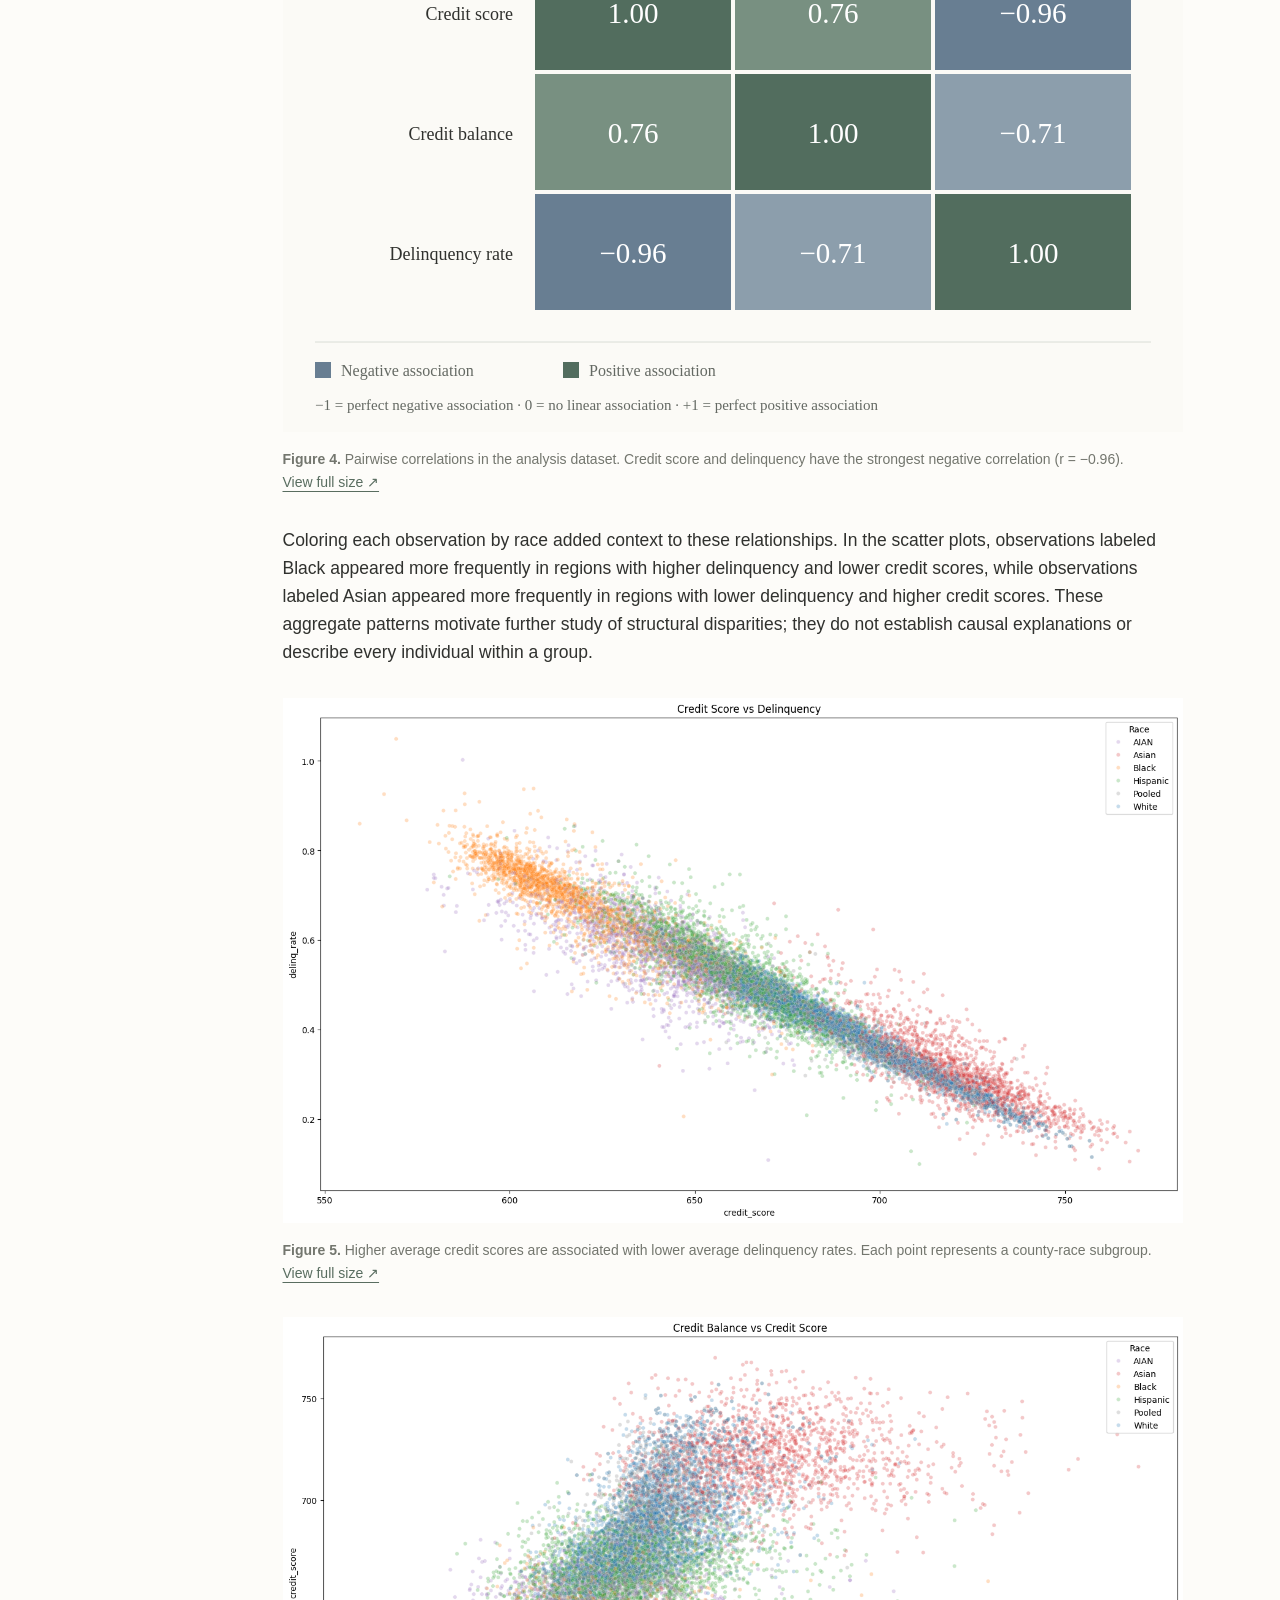
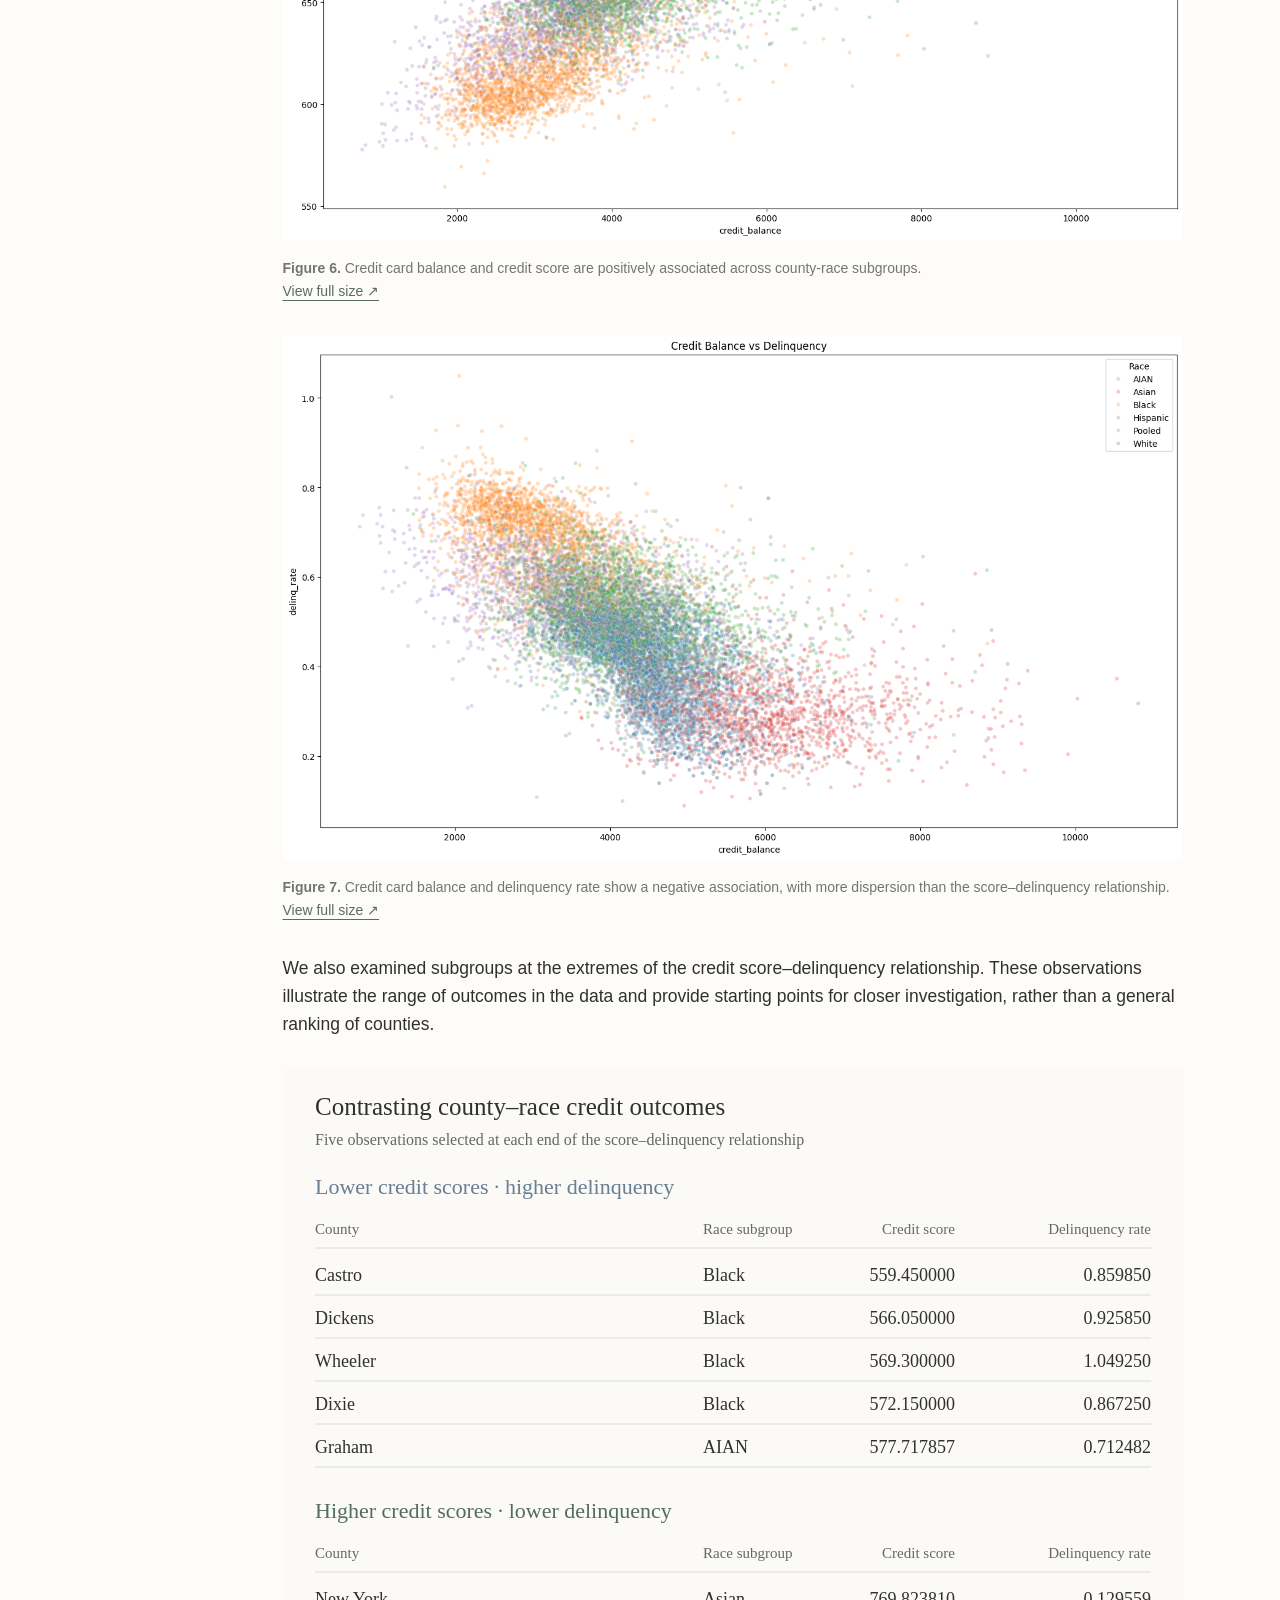
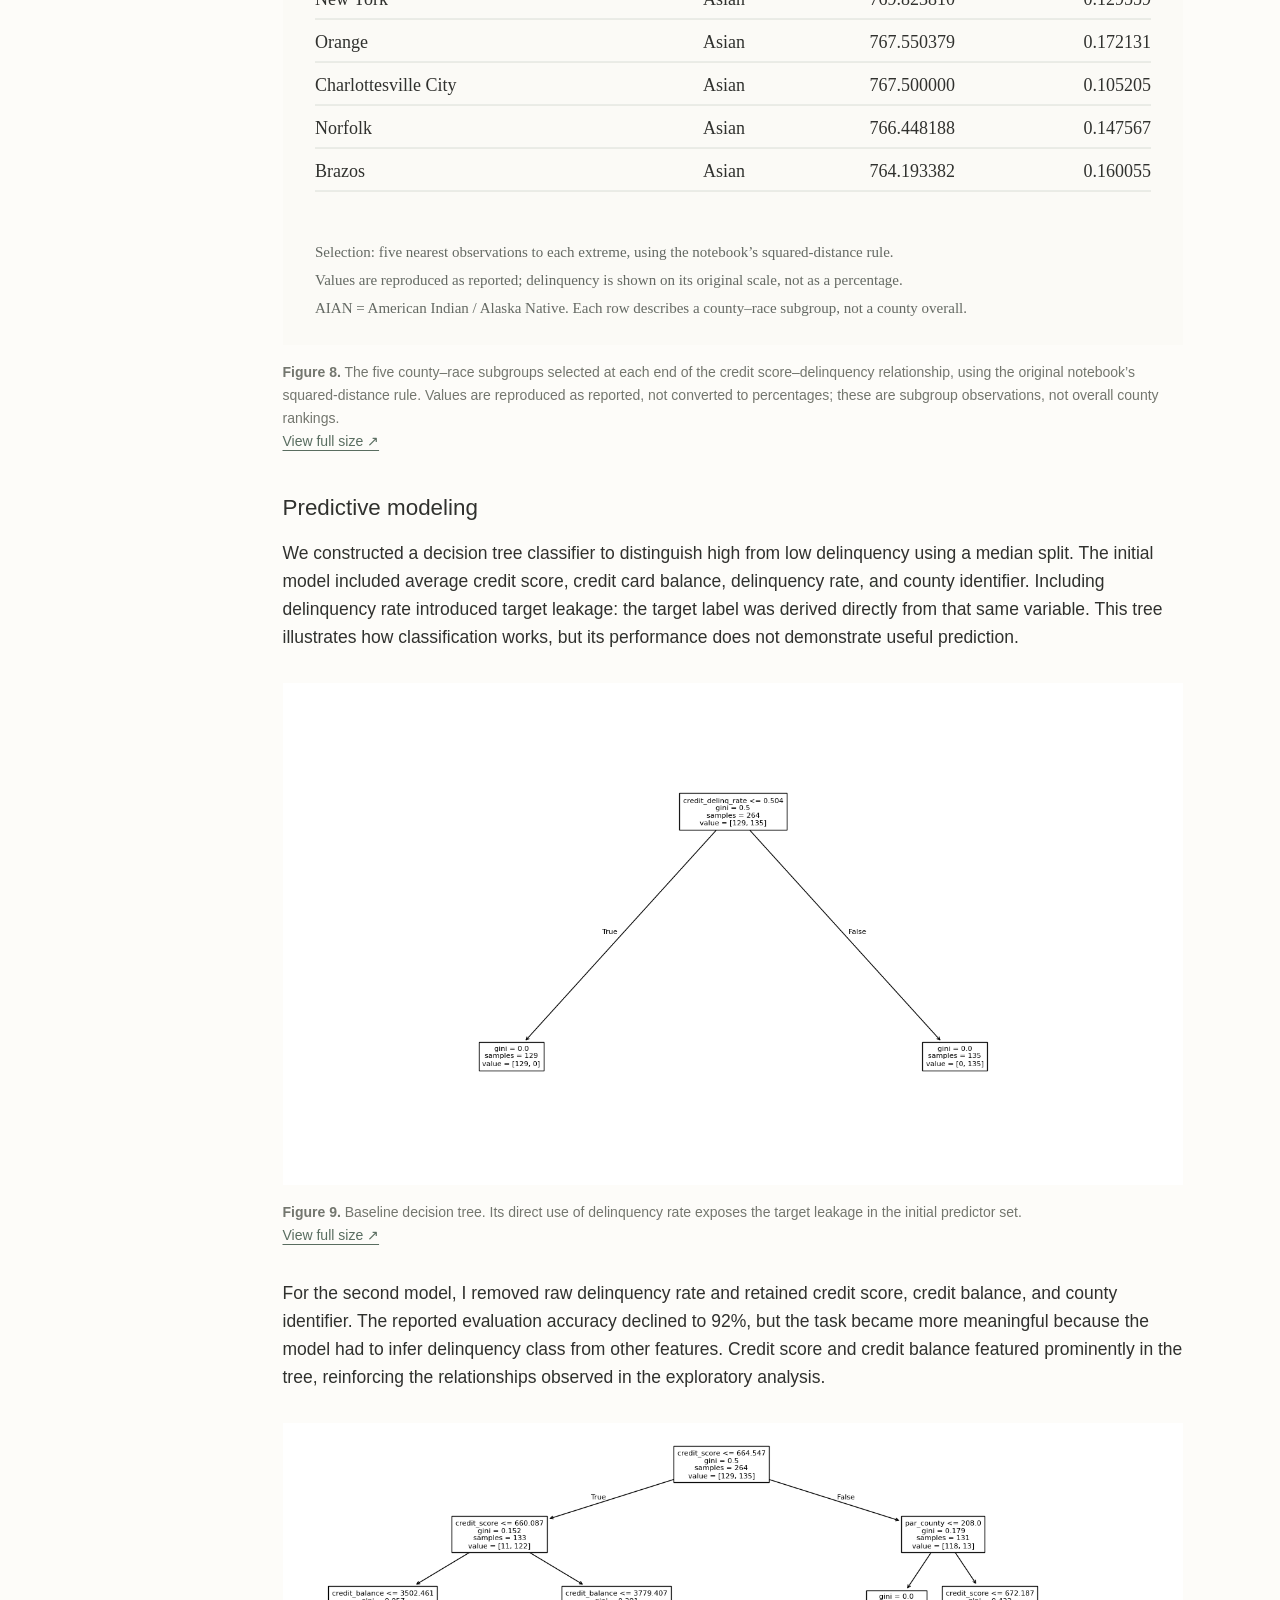
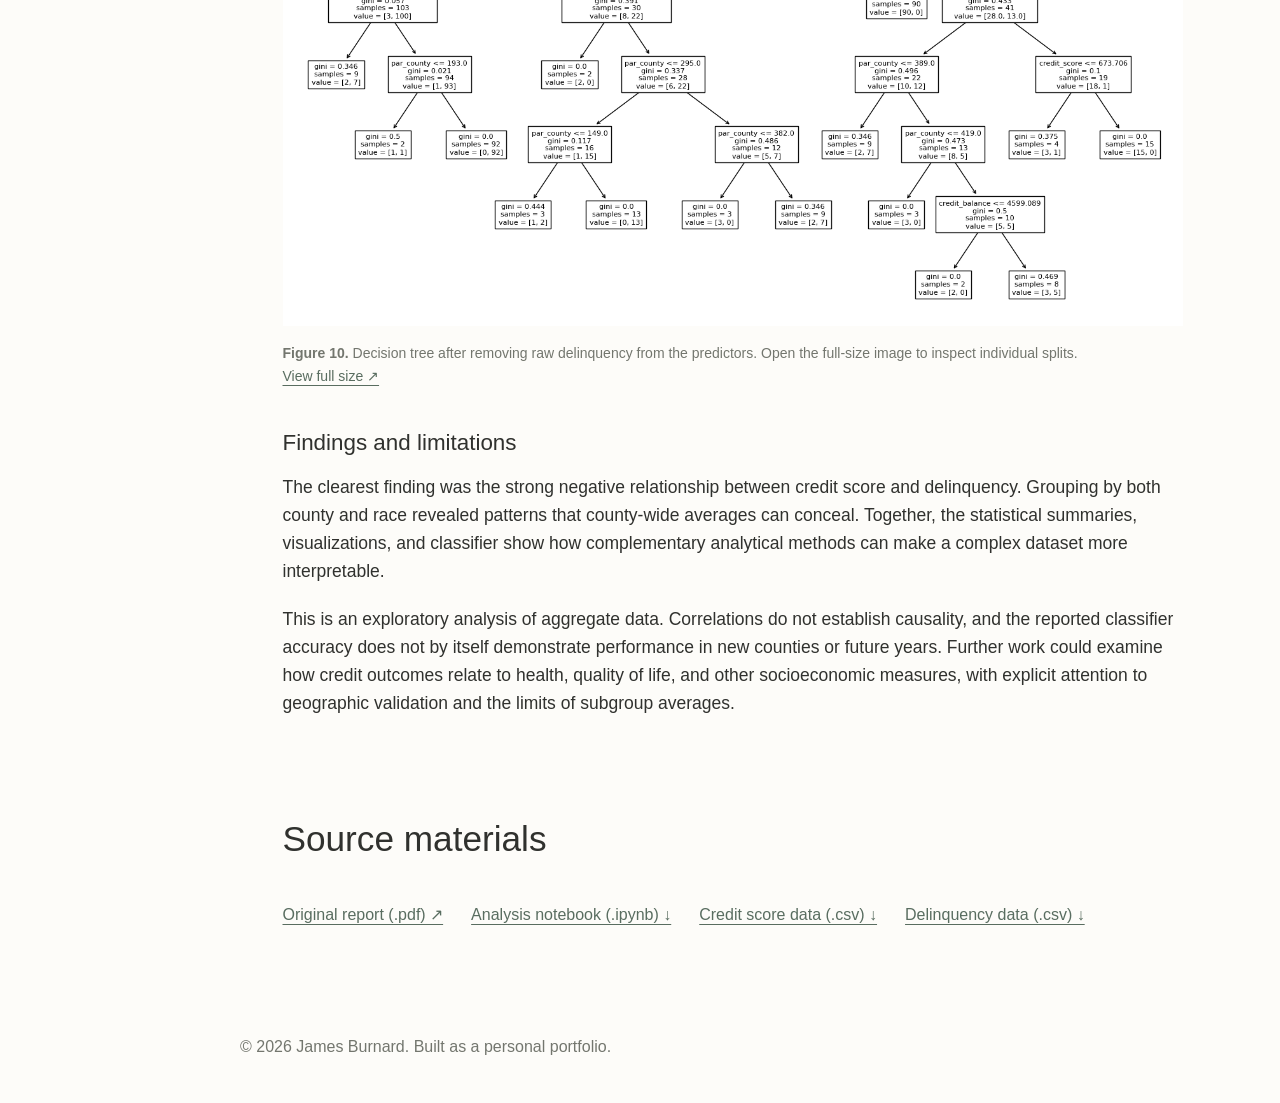
<file: projects/credit-access/index.html>
<!doctype html>
<html lang="en">
<head>
<meta charset="utf-8">
<meta name="viewport" content="width=device-width, initial-scale=1">
<title>County-Level Access to Credit | James Burnard</title>
<meta name="description" content="An exploratory study of U.S. county-level credit scores, balances, and delinquency using Opportunity Insights data, with Peter Koumpikov.">
<link rel="stylesheet" href="../../styles.css">
<link rel="stylesheet" href="../../project-theme.css?v=20261009-brighter-ivory">
<link rel="stylesheet" href="../../research-project.css?v=20261006-credit-single-title">
    <link rel="stylesheet" href="../../heading-font.css?v=20261009-writeups-17-5" />
</head>
<body class="project-detail-page research-detail credit-detail">
<a class="project-back-link" href="../../index.html#projects-panel">← Back to projects</a>
<aside class="project-contents" aria-label="Project contents">
<p class="contents-label">Contents</p>
<nav aria-label="Credit access sections">
<a href="#project-title">Overview</a>
<details class="writeup-contents"><summary><span>Write-up</span></summary><div class="writeup-contents-links"><a href="#writeup">Write-up overview</a><a href="#context">Context and motivation</a><a href="#data">Data preparation</a><a href="#distributions">Distributions</a><a href="#associations">Association analysis</a><a href="#modeling">Predictive modeling</a><a href="#findings">Findings and limitations</a></div></details>
<a href="#artifacts">Source materials</a>
</nav></aside>
<main class="detail-shell wide-detail">
<section class="detail-hero"><h1 id="project-title">County-Level Access to Credit in the United States</h1><p class="project-summary">Exploring credit scores, balances, and delinquency across U.S. counties and racial subgroups using Opportunity Insights data.</p><p class="writeup-byline">Peter Koumpikov and James Burnard</p></section>
<section class="detail-section native-writeup" id="writeup" aria-label="Project write-up">
<article class="writeup-prose" aria-label="Credit access research write-up"><h3 id="context">Context and motivation</h3>
<p>This project, created with Peter Koumpikov, explores trends in credit scores, credit card balances, and 90-day delinquency rates across the United States. As Informatics and Economics students, we were interested in relationships that could inform policy, regulation, and financial inclusion.</p>
<p>Peter focused on preprocessing in pandas, statistical summaries, and visualization with matplotlib and seaborn. I focused on association analysis and predictive modeling. We contributed equally to the project and wrote the original report together.</p>
<h3 id="data">Data preparation</h3>
<p>We combined three Opportunity Insights datasets describing credit scores, credit card balances, and 90-day delinquency rates in 2020. Each source included parent state, parent county, county name, child race, and parent income percentile alongside the financial measure of interest.</p>
<p>We averaged the relevant features across counties, joined the datasets, and renamed the financial columns for readability. Parent income percentile was dropped from the exploratory analysis. For the association analysis, we also grouped by race, producing county-race subgroups rather than individual-level observations. This distinction matters when interpreting the figures: a point represents an aggregate subgroup, not a person or an entire county.</p>
<h3 id="distributions">Distributions</h3>
<p>We compared means, medians, ranges, and interquartile ranges to understand the spread of each variable. Credit scores had a relatively tight interquartile range. Credit balances and delinquency rates varied more substantially across counties. The mean credit balance exceeded the median, suggesting a right-skewed distribution. These summaries describe variation in the data; they do not establish that geography has no effect on access to credit.</p>
<figure class="writeup-figure"><a href="credit-access-portfolio-assets/project-chart-01.png" target="_blank" rel="noopener noreferrer" aria-label="View Figure 1 at full size"><img src="credit-access-portfolio-assets/project-chart-01.png" alt="Density distribution of average county credit scores" loading="lazy" decoding="async"></a><figcaption><strong>Figure 1.</strong> Distribution of average credit scores across counties. <a href="credit-access-portfolio-assets/project-chart-01.png" target="_blank" rel="noopener noreferrer">View full size ↗</a></figcaption></figure>
<figure class="writeup-figure"><a href="credit-access-portfolio-assets/project-chart-02.png" target="_blank" rel="noopener noreferrer" aria-label="View Figure 2 at full size"><img src="credit-access-portfolio-assets/project-chart-02.png" alt="Density distribution of average county credit card balances" loading="lazy" decoding="async"></a><figcaption><strong>Figure 2.</strong> Distribution of average credit card balances across counties. <a href="credit-access-portfolio-assets/project-chart-02.png" target="_blank" rel="noopener noreferrer">View full size ↗</a></figcaption></figure>
<figure class="writeup-figure"><a href="credit-access-portfolio-assets/project-chart-03.png" target="_blank" rel="noopener noreferrer" aria-label="View Figure 3 at full size"><img src="credit-access-portfolio-assets/project-chart-03.png" alt="Density distribution of average county 90-day delinquency rates" loading="lazy" decoding="async"></a><figcaption><strong>Figure 3.</strong> Distribution of average 90-day delinquency rates across counties. <a href="credit-access-portfolio-assets/project-chart-03.png" target="_blank" rel="noopener noreferrer">View full size ↗</a></figcaption></figure>
<h3 id="associations">Association analysis</h3>
<p>We calculated a correlation matrix and visualized the three pairwise relationships among credit score, credit balance, and delinquency rate. Credit score and delinquency showed the strongest negative association. Credit balance was positively associated with credit score and negatively associated with delinquency.</p>
<figure class="writeup-figure"><a href="figures/credit-correlation.svg" target="_blank" rel="noopener noreferrer" aria-label="View Figure 4 at full size"><img src="figures/credit-correlation.svg" alt="Correlation matrix of credit score, credit balance, and delinquency rate" loading="lazy" decoding="async"></a><figcaption><strong>Figure 4.</strong> Pairwise correlations in the analysis dataset. Credit score and delinquency have the strongest negative correlation (r = −0.96). <a href="figures/credit-correlation.svg" target="_blank" rel="noopener noreferrer">View full size ↗</a></figcaption></figure>
<p>Coloring each observation by race added context to these relationships. In the scatter plots, observations labeled Black appeared more frequently in regions with higher delinquency and lower credit scores, while observations labeled Asian appeared more frequently in regions with lower delinquency and higher credit scores. These aggregate patterns motivate further study of structural disparities; they do not establish causal explanations or describe every individual within a group.</p>
<figure class="writeup-figure"><a href="credit-access-portfolio-assets/project-chart-07.png" target="_blank" rel="noopener noreferrer" aria-label="View Figure 5 at full size"><img src="credit-access-portfolio-assets/project-chart-07.png" alt="Credit score versus delinquency rate, colored by county-race subgroup" loading="lazy" decoding="async"></a><figcaption><strong>Figure 5.</strong> Higher average credit scores are associated with lower average delinquency rates. Each point represents a county-race subgroup. <a href="credit-access-portfolio-assets/project-chart-07.png" target="_blank" rel="noopener noreferrer">View full size ↗</a></figcaption></figure>
<figure class="writeup-figure"><a href="credit-access-portfolio-assets/project-chart-08.png" target="_blank" rel="noopener noreferrer" aria-label="View Figure 6 at full size"><img src="credit-access-portfolio-assets/project-chart-08.png" alt="Credit card balance versus credit score, colored by race" loading="lazy" decoding="async"></a><figcaption><strong>Figure 6.</strong> Credit card balance and credit score are positively associated across county-race subgroups. <a href="credit-access-portfolio-assets/project-chart-08.png" target="_blank" rel="noopener noreferrer">View full size ↗</a></figcaption></figure>
<figure class="writeup-figure"><a href="credit-access-portfolio-assets/project-chart-09.png" target="_blank" rel="noopener noreferrer" aria-label="View Figure 7 at full size"><img src="credit-access-portfolio-assets/project-chart-09.png" alt="Credit card balance versus delinquency rate, colored by race" loading="lazy" decoding="async"></a><figcaption><strong>Figure 7.</strong> Credit card balance and delinquency rate show a negative association, with more dispersion than the score–delinquency relationship. <a href="credit-access-portfolio-assets/project-chart-09.png" target="_blank" rel="noopener noreferrer">View full size ↗</a></figcaption></figure>
<p>We also examined subgroups at the extremes of the credit score–delinquency relationship. These observations illustrate the range of outcomes in the data and provide starting points for closer investigation, rather than a general ranking of counties.</p>
<figure class="writeup-figure"><a href="figures/credit-extreme-subgroups.svg" target="_blank" rel="noopener noreferrer" aria-label="View Figure 8 at full size"><img src="figures/credit-extreme-subgroups.svg" alt="Two tables of the ten selected county–race subgroups, with county names, race labels, credit scores, and raw delinquency values" loading="lazy" decoding="async"></a><figcaption><strong>Figure 8.</strong> The five county–race subgroups selected at each end of the credit score–delinquency relationship, using the original notebook’s squared-distance rule. Values are reproduced as reported, not converted to percentages; these are subgroup observations, not overall county rankings. <a href="figures/credit-extreme-subgroups.svg" target="_blank" rel="noopener noreferrer">View full size ↗</a></figcaption></figure>
<h3 id="modeling">Predictive modeling</h3>
<p>We constructed a decision tree classifier to distinguish high from low delinquency using a median split. The initial model included average credit score, credit card balance, delinquency rate, and county identifier. Including delinquency rate introduced target leakage: the target label was derived directly from that same variable. This tree illustrates how classification works, but its performance does not demonstrate useful prediction.</p>
<figure class="writeup-figure"><a href="credit-access-portfolio-assets/project-chart-11.png" target="_blank" rel="noopener noreferrer" aria-label="View Figure 9 at full size"><img src="credit-access-portfolio-assets/project-chart-11.png" alt="Baseline decision tree splitting directly on delinquency rate" loading="lazy" decoding="async"></a><figcaption><strong>Figure 9.</strong> Baseline decision tree. Its direct use of delinquency rate exposes the target leakage in the initial predictor set. <a href="credit-access-portfolio-assets/project-chart-11.png" target="_blank" rel="noopener noreferrer">View full size ↗</a></figcaption></figure>
<p>For the second model, I removed raw delinquency rate and retained credit score, credit balance, and county identifier. The reported evaluation accuracy declined to 92%, but the task became more meaningful because the model had to infer delinquency class from other features. Credit score and credit balance featured prominently in the tree, reinforcing the relationships observed in the exploratory analysis.</p>
<figure class="writeup-figure"><a href="credit-access-portfolio-assets/project-chart-12.png" target="_blank" rel="noopener noreferrer" aria-label="View Figure 10 at full size"><img src="credit-access-portfolio-assets/project-chart-12.png" alt="Decision tree using credit score, credit card balance, and county identifier" loading="lazy" decoding="async"></a><figcaption><strong>Figure 10.</strong> Decision tree after removing raw delinquency from the predictors. Open the full-size image to inspect individual splits. <a href="credit-access-portfolio-assets/project-chart-12.png" target="_blank" rel="noopener noreferrer">View full size ↗</a></figcaption></figure>
<h3 id="findings">Findings and limitations</h3>
<p>The clearest finding was the strong negative relationship between credit score and delinquency. Grouping by both county and race revealed patterns that county-wide averages can conceal. Together, the statistical summaries, visualizations, and classifier show how complementary analytical methods can make a complex dataset more interpretable.</p>
<p>This is an exploratory analysis of aggregate data. Correlations do not establish causality, and the reported classifier accuracy does not by itself demonstrate performance in new counties or future years. Further work could examine how credit outcomes relate to health, quality of life, and other socioeconomic measures, with explicit attention to geographic validation and the limits of subgroup averages.</p></article>
</section>
<section class="detail-section native-writeup" id="artifacts" aria-labelledby="artifacts-title">
<header class="writeup-heading"><h2 id="artifacts-title">Source materials</h2></header>
<div class="document-actions credit-source-links">
<a href="artifacts/Koumpikov_Burnard_writeup.pdf" target="_blank" rel="noopener noreferrer">Original report (.pdf) ↗</a>
<a href="artifacts/koumpikov_burnard_code.ipynb" download>Analysis notebook (.ipynb) ↓</a>
<a href="artifacts/avg_credit_score_2020_cty.csv" download>Credit score data (.csv) ↓</a>
<a href="artifacts/avg_delinq_rate_2020_cty.csv" download>Delinquency data (.csv) ↓</a>
</div></section>
</main><footer class="site-footer"><p>© 2026 James Burnard. Built as a personal portfolio.</p></footer>
<script src="../baltimore/baltimore-contents.js?v=20261006-credit-single-title"></script>
</body></html>
</file>
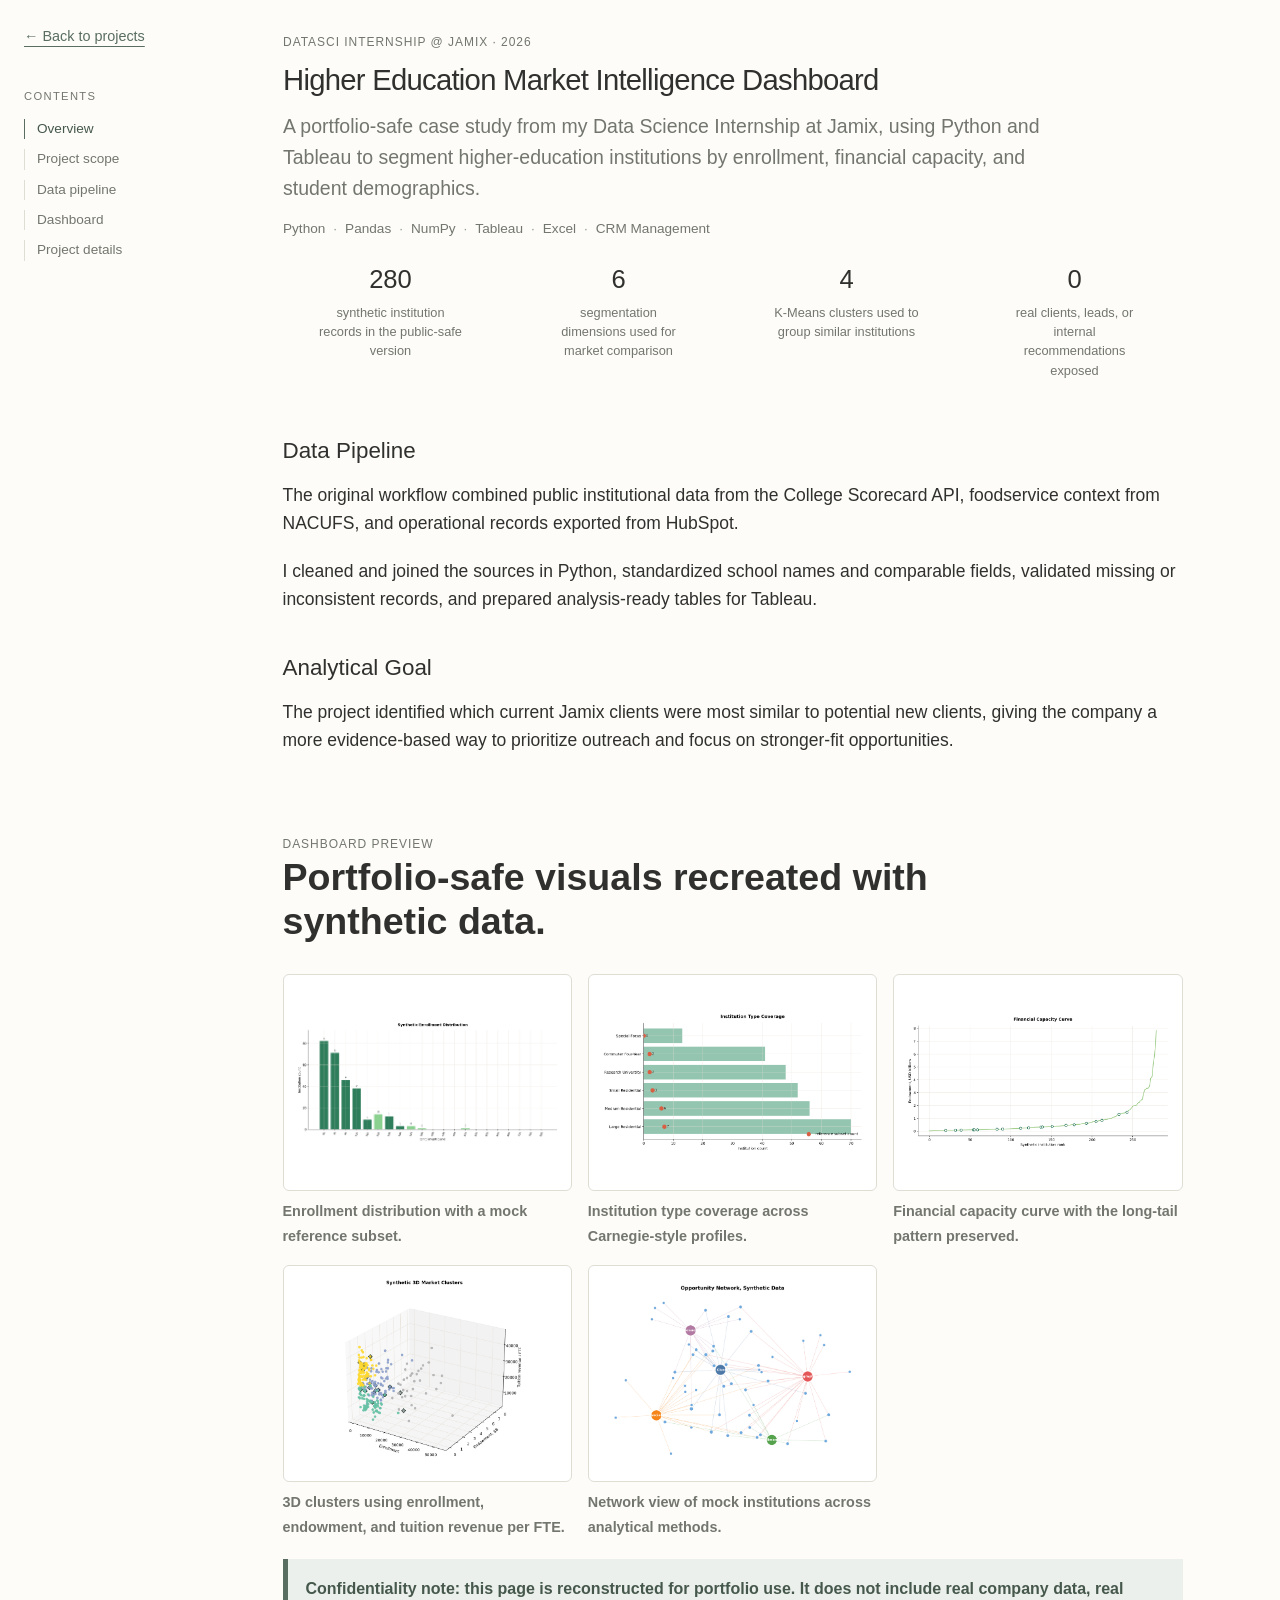
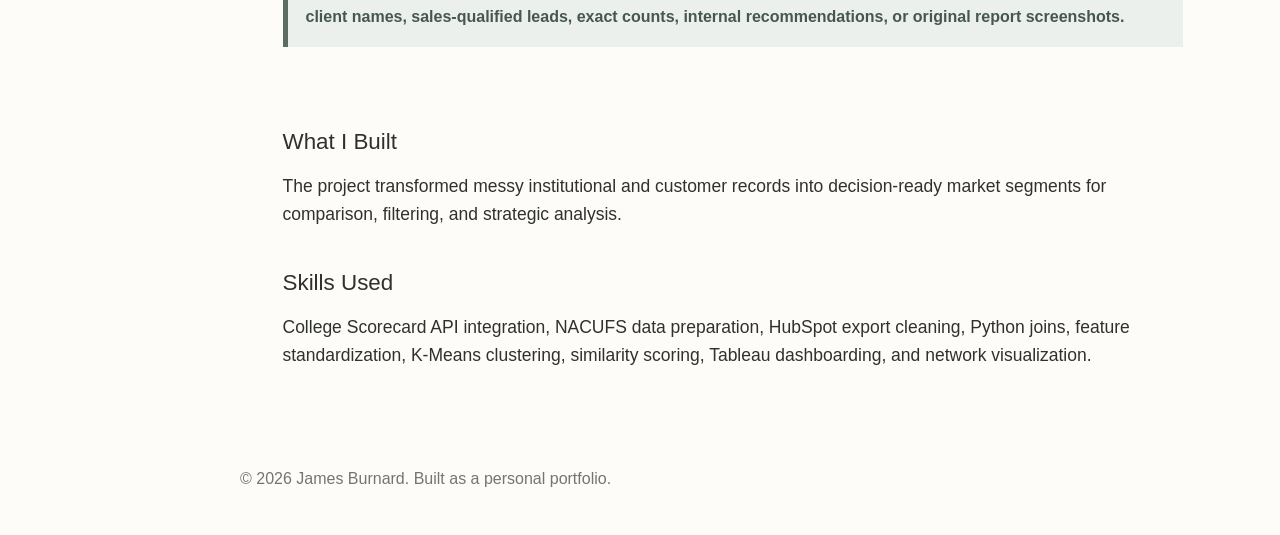
<file: projects/jamix/index.html>
<!doctype html>
<html lang="en">
  <head>
    <meta charset="utf-8" />
    <meta name="viewport" content="width=device-width, initial-scale=1" />
    <title>Higher Education Market Intelligence Dashboard | James Burnard</title>

    <link rel="preconnect" href="https://fonts.googleapis.com" />
    <link rel="preconnect" href="https://fonts.gstatic.com" crossorigin />
    <link href="https://fonts.googleapis.com/css2?family=Inter:wght@400;500;600;700;800&display=swap" rel="stylesheet" />
    <link rel="stylesheet" href="../../styles.css" />
    <link rel="stylesheet" href="../../project-theme.css?v=20261009-brighter-ivory" />
    <link rel="stylesheet" href="../../research-project.css?v=20261006-credit-research">
    <link rel="stylesheet" href="../../heading-font.css?v=20261009-writeups-17-5" />
</head>
  <body class="project-detail-page research-detail">
    <a class="project-back-link" href="../../index.html#projects-panel">← Back to projects</a>
<aside class="project-contents" aria-label="Project contents"><p class="contents-label">Contents</p><nav aria-label="Project sections"><a href="#project-title">Overview</a><a href="#scope">Project scope</a><a href="#pipeline">Data pipeline</a><a href="#dashboard">Dashboard</a><a href="#details">Project details</a></nav></aside>
    <main class="detail-shell wide-detail">
      <section class="detail-hero">
        <p class="eyebrow">DataSci Internship @ Jamix · 2026</p>
        <h1 id="project-title">Higher Education Market Intelligence Dashboard</h1>
        <p>
          A portfolio-safe case study from my Data Science Internship at Jamix,
          using Python and Tableau to segment higher-education institutions by
          enrollment, financial capacity, and student demographics.
        </p>
        <div class="project-tags detail-tags">
          <span>Python</span>
          <span>Pandas</span>
          <span>NumPy</span>
          <span>Tableau</span>
          <span>Excel</span>
          <span>CRM Management</span>
        </div>
      </section>

      <section class="detail-section project-scope" id="scope">
        <div class="project-metrics four-metrics">
          <div class="project-metric">
            <strong>280</strong>
            <span>synthetic institution records in the public-safe version</span>
          </div>
          <div class="project-metric">
            <strong>6</strong>
            <span>segmentation dimensions used for market comparison</span>
          </div>
          <div class="project-metric">
            <strong>4</strong>
            <span>K-Means clusters used to group similar institutions</span>
          </div>
          <div class="project-metric">
            <strong>0</strong>
            <span>real clients, leads, or internal recommendations exposed</span>
          </div>
        </div>
      </section>

      <section class="detail-section detail-grid" id="pipeline">
        <article>
          <h2>Data Pipeline</h2>
          <p>
            The original workflow combined public institutional data from the
            College Scorecard API, foodservice context from NACUFS, and
            operational records exported from HubSpot.
          </p>
          <p>
            I cleaned and joined the sources in Python, standardized school
            names and comparable fields, validated missing or inconsistent
            records, and prepared analysis-ready tables for Tableau.
          </p>
        </article>
        <article>
          <h2>Analytical Goal</h2>
          <p>
            The project identified which current Jamix clients were most similar
            to potential new clients, giving the company a more evidence-based
            way to prioritize outreach and focus on stronger-fit opportunities.
          </p>
        </article>
      </section>

      <section class="detail-section" id="dashboard">
        <div class="section-heading compact-heading">
          <p class="eyebrow">Dashboard Preview</p>
          <h2>Portfolio-safe visuals recreated with synthetic data.</h2>
        </div>
        <div class="detail-image-grid jamix-preview-grid">
          <figure>
            <img src="portfolio_safe/assets/enrollment_distribution.png" alt="Synthetic enrollment distribution bar chart" />
            <figcaption>Enrollment distribution with a mock reference subset.</figcaption>
          </figure>
          <figure>
            <img src="portfolio_safe/assets/institution_type_coverage.png" alt="Synthetic institution type coverage chart" />
            <figcaption>Institution type coverage across Carnegie-style profiles.</figcaption>
          </figure>
          <figure>
            <img src="portfolio_safe/assets/endowment_curve.png" alt="Synthetic financial capacity curve" />
            <figcaption>Financial capacity curve with the long-tail pattern preserved.</figcaption>
          </figure>
          <figure>
            <img src="portfolio_safe/assets/market_clusters_3d.png" alt="Synthetic 3D market cluster plot" />
            <figcaption>3D clusters using enrollment, endowment, and tuition revenue per FTE.</figcaption>
          </figure>
          <figure>
            <img src="portfolio_safe/assets/opportunity_network.png" alt="Synthetic opportunity network graph" />
            <figcaption>Network view of mock institutions across analytical methods.</figcaption>
          </figure>
        </div>
        <div class="callout-note">
          Confidentiality note: this page is reconstructed for portfolio use.
          It does not include real company data, real client names,
          sales-qualified leads, exact counts, internal recommendations, or
          original report screenshots.
        </div>
      </section>

      <section class="detail-section detail-grid" id="details">
        <article>
          <h2>What I Built</h2>
          <p>
            The project transformed messy institutional and customer records
            into decision-ready market segments for comparison, filtering, and
            strategic analysis.
          </p>
        </article>
        <article>
          <h2>Skills Used</h2>
          <p>
            College Scorecard API integration, NACUFS data preparation, HubSpot
            export cleaning, Python joins, feature standardization, K-Means
            clustering, similarity scoring, Tableau dashboarding, and network
            visualization.
          </p>
        </article>
      </section>
    </main>
    <footer class="site-footer">
      <p>© 2026 James Burnard. Built as a personal portfolio.</p>
    </footer>
  <script src="../baltimore/baltimore-contents.js?v=20261006-credit-research"></script>
  </body>
</html>
</file>
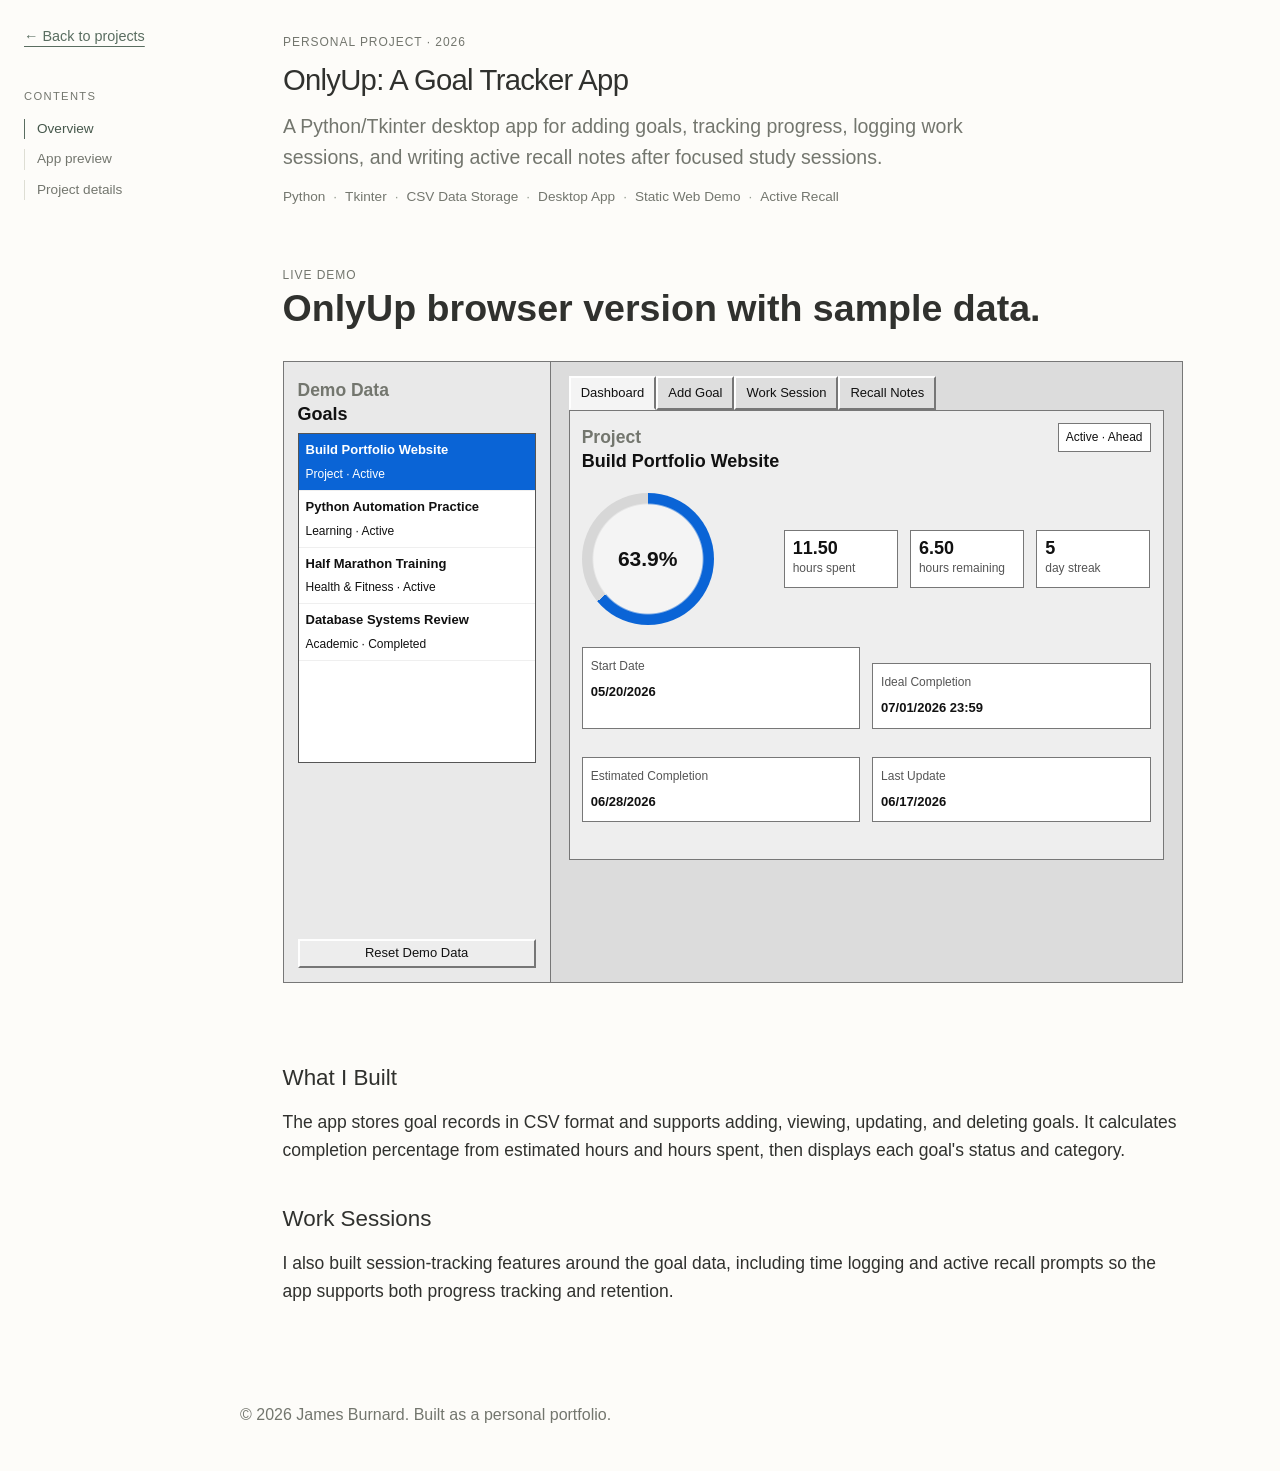
<file: projects/onlyup/index.html>
<!doctype html>
<html lang="en">
  <head>
    <meta charset="utf-8" />
    <meta name="viewport" content="width=device-width, initial-scale=1" />
    <title>OnlyUp Goal Tracker App | James Burnard</title>

    <link rel="preconnect" href="https://fonts.googleapis.com" />
    <link rel="preconnect" href="https://fonts.gstatic.com" crossorigin />
    <link href="https://fonts.googleapis.com/css2?family=Inter:wght@400;500;600;700;800&display=swap" rel="stylesheet" />
    <link rel="stylesheet" href="../../styles.css" />
    <link rel="stylesheet" href="../../project-theme.css?v=20261009-brighter-ivory" />
    <link rel="stylesheet" href="../../research-project.css?v=20261006-credit-research">
    <link rel="stylesheet" href="../../heading-font.css?v=20261009-writeups-17-5" />
</head>
  <body class="project-detail-page research-detail">
    <a class="project-back-link" href="../../index.html#projects-panel">← Back to projects</a>
<aside class="project-contents" aria-label="Project contents"><p class="contents-label">Contents</p><nav aria-label="Project sections"><a href="#project-title">Overview</a><a href="#demo">App preview</a><a href="#details">Project details</a></nav></aside>
    <main class="detail-shell">
      <section class="detail-hero">
        <p class="eyebrow">Personal Project · 2026</p>
        <h1 id="project-title">OnlyUp: A Goal Tracker App</h1>
        <p>
          A Python/Tkinter desktop app for adding goals, tracking progress,
          logging work sessions, and writing active recall notes after focused
          study sessions.
        </p>
        <div class="project-tags detail-tags">
          <span>Python</span>
          <span>Tkinter</span>
          <span>CSV Data Storage</span>
          <span>Desktop App</span>
          <span>Static Web Demo</span>
          <span>Active Recall</span>
        </div>
      </section>

      <section class="detail-section" id="demo">
        <div class="section-heading compact-heading">
          <p class="eyebrow">Live Demo</p>
          <h2>OnlyUp browser version with sample data.</h2>
        </div>
        <div class="onlyup-demo" data-onlyup-demo>
          <aside class="onlyup-sidebar">
            <div>
              <p class="onlyup-label">Demo Data</p>
              <h3>Goals</h3>
            </div>
            <div class="onlyup-goal-list" data-goal-list></div>
            <button class="onlyup-reset" type="button" data-reset-demo>Reset Demo Data</button>
          </aside>

          <section class="onlyup-workspace">
            <div class="onlyup-toolbar">
              <button class="is-active" type="button" data-demo-tab="dashboard">Dashboard</button>
              <button type="button" data-demo-tab="add">Add Goal</button>
              <button type="button" data-demo-tab="session">Work Session</button>
              <button type="button" data-demo-tab="recall">Recall Notes</button>
            </div>

            <article class="onlyup-panel is-active" data-demo-panel="dashboard">
              <div class="onlyup-dashboard-head">
                <div>
                  <p class="onlyup-label" data-goal-category></p>
                  <h3 data-goal-name></h3>
                </div>
                <span class="onlyup-status" data-goal-status></span>
              </div>
              <div class="onlyup-dashboard-grid">
                <div class="onlyup-progress-ring" data-progress-ring>
                  <span data-goal-percent></span>
                </div>
                <div class="onlyup-metrics">
                  <div>
                    <strong data-hours-spent></strong>
                    <span>hours spent</span>
                  </div>
                  <div>
                    <strong data-hours-left></strong>
                    <span>hours remaining</span>
                  </div>
                  <div>
                    <strong data-streak></strong>
                    <span>day streak</span>
                  </div>
                </div>
              </div>
              <dl class="onlyup-details" data-goal-details></dl>
            </article>

            <article class="onlyup-panel" data-demo-panel="add">
              <h3>Add a demo goal</h3>
              <form class="onlyup-form" data-add-goal-form>
                <label>
                  Goal name
                  <input name="name" value="Read forecasting chapter" required>
                </label>
                <label>
                  Category
                  <select name="category">
                    <option>Learning</option>
                    <option>Project</option>
                    <option>Academic</option>
                    <option>Health & Fitness</option>
                  </select>
                </label>
                <label>
                  Estimated hours
                  <input name="hours" type="number" min="1" value="8" required>
                </label>
                <button class="button primary" type="submit">Add Goal</button>
              </form>
            </article>

            <article class="onlyup-panel" data-demo-panel="session">
              <h3>Work session</h3>
              <p class="onlyup-muted">Log focused work against the selected goal and write a short active recall note.</p>
              <div class="onlyup-timer" data-demo-timer>25:00</div>
              <div class="onlyup-session-actions">
                <button type="button" data-timer-toggle>Start</button>
                <button type="button" data-timer-add-minute>Add 1 Min</button>
                <button type="button" data-timer-subtract-minute>Subtract 1 Min</button>
                <button type="button" data-timer-reset>Reset</button>
                <button type="button" data-log-half-hour>Log 30 Minutes</button>
              </div>
              <label class="onlyup-note-label">
                Active recall note
                <textarea data-recall-input rows="5">Summarized the next step, checked progress, and wrote down what I remembered without looking.</textarea>
              </label>
              <button class="button primary" type="button" data-save-note>Save Note</button>
            </article>

            <article class="onlyup-panel" data-demo-panel="recall">
              <h3>Recall notes</h3>
              <div class="onlyup-notes" data-recall-notes></div>
            </article>
          </section>
        </div>
        <p class="server-note">
        </p>
      </section>

      <section class="detail-section detail-grid" id="details">
        <article>
          <h2>What I Built</h2>
          <p>
            The app stores goal records in CSV format and supports adding,
            viewing, updating, and deleting goals. It calculates completion
            percentage from estimated hours and hours spent, then displays each
            goal's status and category.
          </p>
        </article>
        <article>
          <h2>Work Sessions</h2>
          <p>
            I also built session-tracking features around the goal data,
            including time logging and active recall prompts so the app supports
            both progress tracking and retention.
          </p>
        </article>
      </section>
    </main>
    <footer class="site-footer">
      <p>© 2026 James Burnard. Built as a personal portfolio.</p>
    </footer>
    <script src="static-demo.js"></script>
  <script src="../baltimore/baltimore-contents.js?v=20261006-credit-research"></script>
  </body>
</html>
</file>
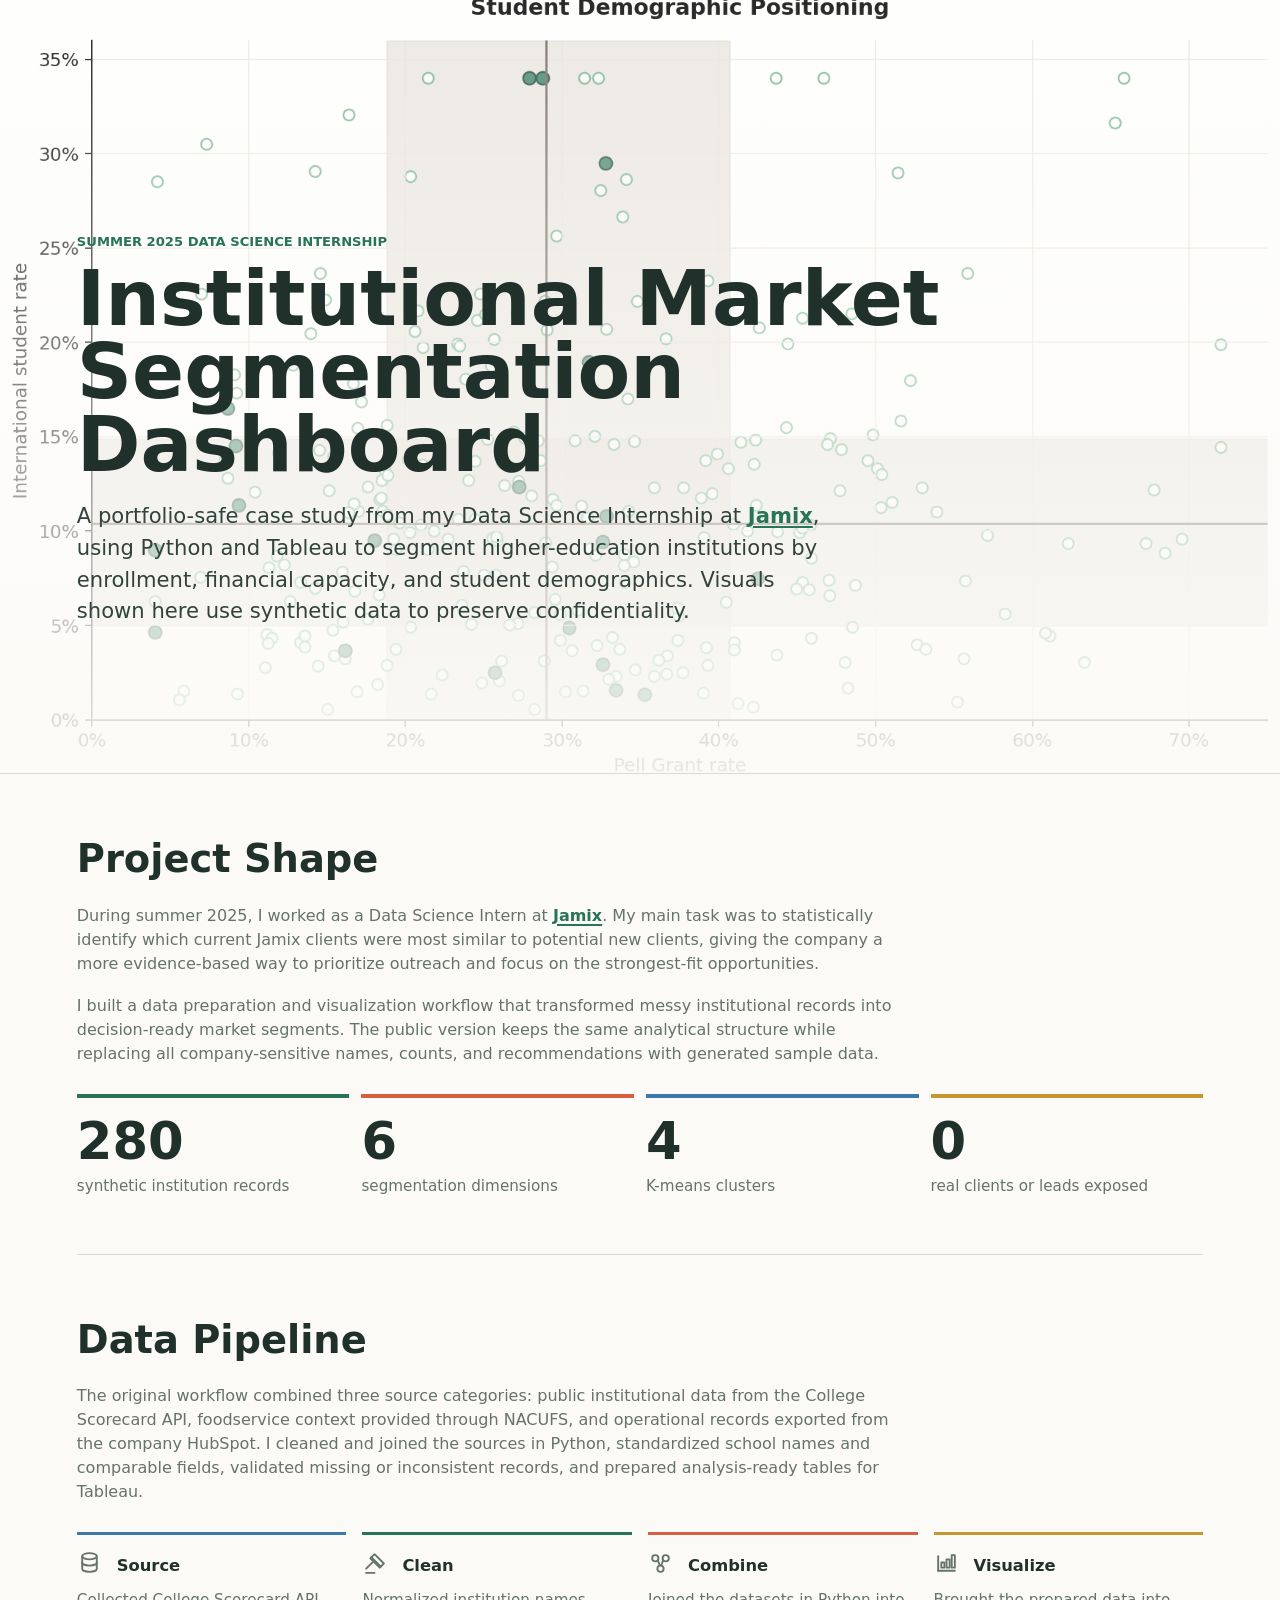
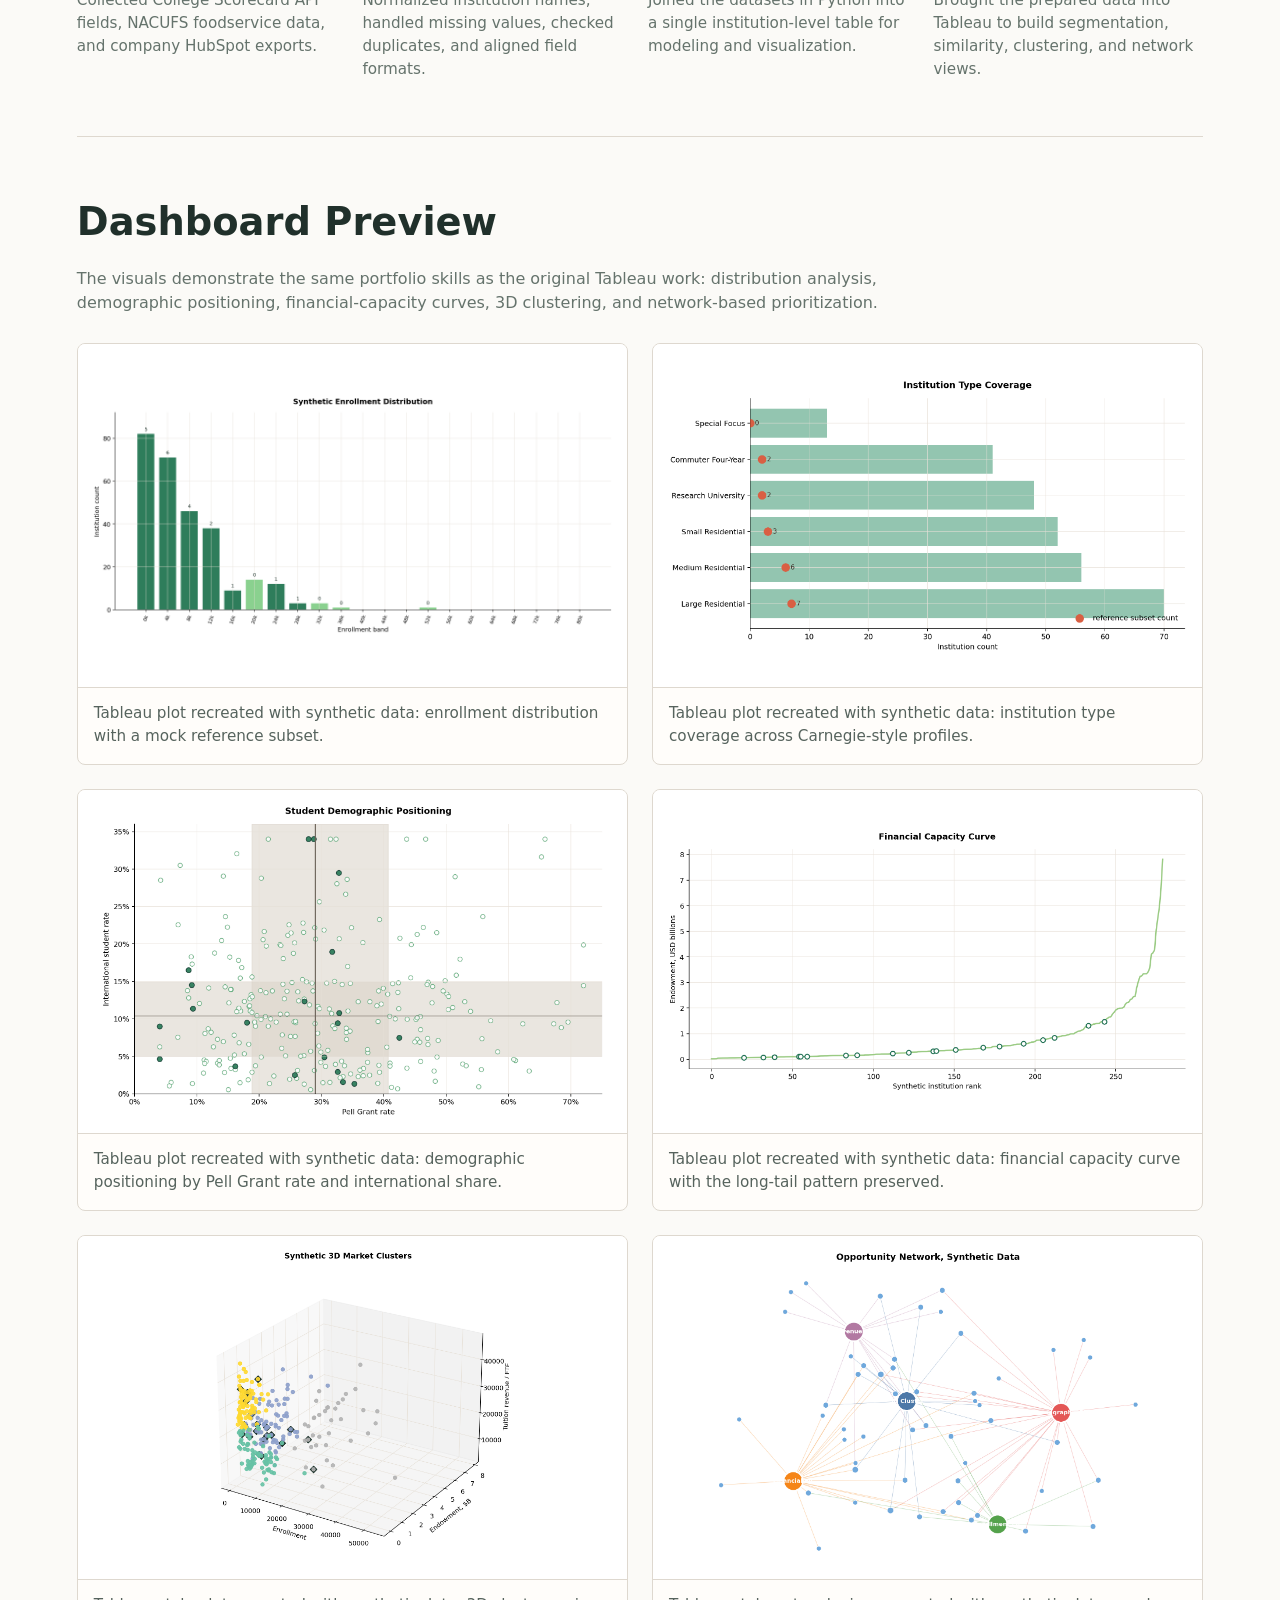
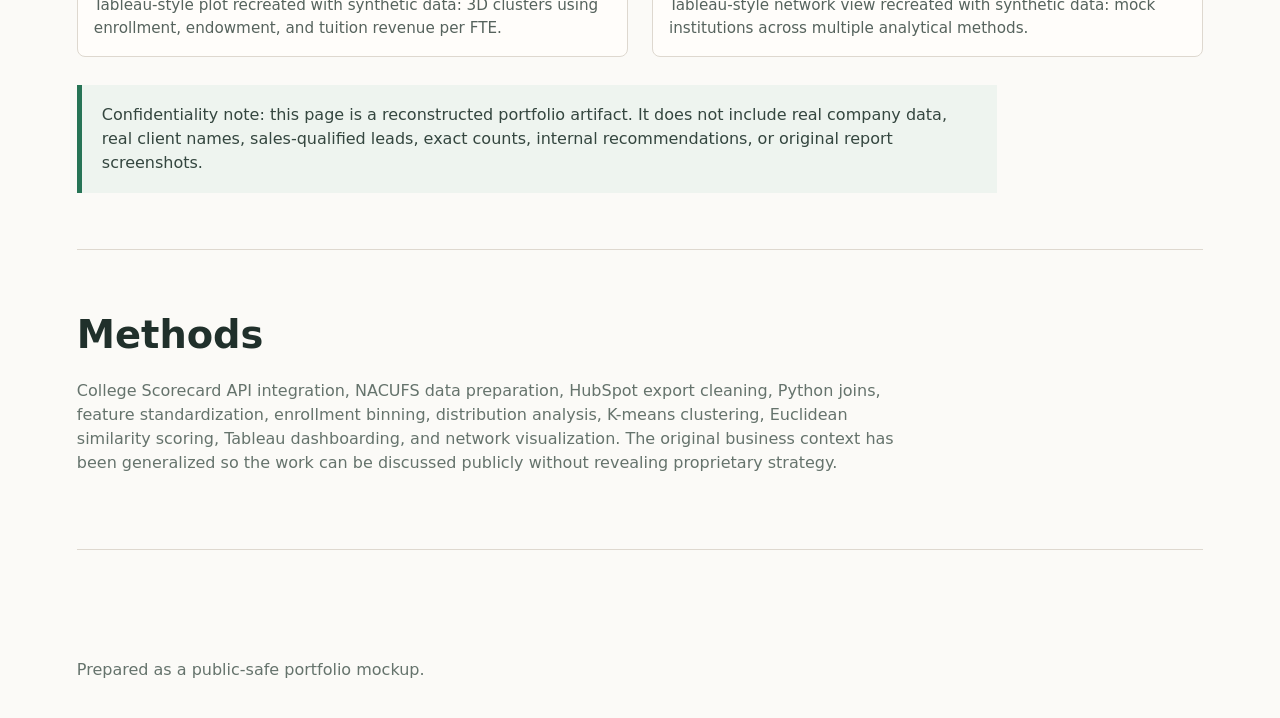
<file: projects/jamix/portfolio_safe/index.html>
<!doctype html>
<html lang="en">
<head>
  <meta charset="utf-8">
  <meta name="viewport" content="width=device-width, initial-scale=1">
  <title>Institutional Market Segmentation Case Study</title>
  <style>
    :root {
      --ink: #20302b;
      --muted: #65736c;
      --paper: #fbfaf7;
      --line: #ded8cf;
      --green: #277456;
      --clay: #d95f43;
      --blue: #3c78a8;
      --gold: #c69731;
    }
    * { box-sizing: border-box; }
    body {
      margin: 0;
      font-family: Inter, ui-sans-serif, system-ui, -apple-system, BlinkMacSystemFont, "Segoe UI", sans-serif;
      color: var(--ink);
      background: var(--paper);
      line-height: 1.5;
    }
    header {
      min-height: 86vh;
      display: grid;
      align-items: end;
      padding: 56px clamp(20px, 6vw, 80px);
      background:
        linear-gradient(rgba(251, 250, 247, 0.16), rgba(251, 250, 247, 0.92)),
        url("assets/demographic_scatter.png") center / cover no-repeat;
      border-bottom: 1px solid var(--line);
    }
    .hero {
      max-width: 940px;
      padding-bottom: 8vh;
    }
    .eyebrow {
      color: var(--green);
      font-weight: 750;
      text-transform: uppercase;
      letter-spacing: 0;
      font-size: 0.82rem;
    }
    h1 {
      margin: 12px 0 18px;
      max-width: 900px;
      font-size: clamp(2.4rem, 6vw, 5.9rem);
      line-height: 0.95;
      letter-spacing: 0;
    }
    .lede {
      max-width: 760px;
      font-size: clamp(1.05rem, 1.7vw, 1.32rem);
      color: #31433c;
    }
    main { padding: 0 clamp(20px, 6vw, 80px) 72px; }
    section {
      max-width: 1180px;
      margin: 0 auto;
      padding: 56px 0;
      border-bottom: 1px solid var(--line);
    }
    h2 {
      margin: 0 0 16px;
      font-size: clamp(1.55rem, 3vw, 2.5rem);
      letter-spacing: 0;
    }
    p { max-width: 820px; color: var(--muted); margin: 0 0 18px; }
    a {
      color: var(--green);
      font-weight: 700;
      text-decoration-thickness: 2px;
      text-underline-offset: 3px;
    }
    .metrics {
      display: grid;
      grid-template-columns: repeat(4, minmax(0, 1fr));
      gap: 12px;
      margin-top: 28px;
    }
    .metric {
      border-top: 4px solid var(--green);
      padding: 18px 0 0;
      min-width: 0;
    }
    .metric:nth-child(2) { border-color: var(--clay); }
    .metric:nth-child(3) { border-color: var(--blue); }
    .metric:nth-child(4) { border-color: var(--gold); }
    .metric strong {
      display: block;
      font-size: clamp(1.8rem, 4vw, 3.4rem);
      line-height: 1;
    }
    .metric span {
      display: block;
      color: var(--muted);
      margin-top: 8px;
      font-size: 0.95rem;
    }
    .pipeline {
      display: grid;
      grid-template-columns: repeat(4, minmax(0, 1fr));
      gap: 16px;
      margin-top: 28px;
    }
    .step {
      min-width: 0;
      padding-top: 16px;
      border-top: 3px solid var(--blue);
    }
    .step:nth-child(2) { border-color: var(--green); }
    .step:nth-child(3) { border-color: var(--clay); }
    .step:nth-child(4) { border-color: var(--gold); }
    .step strong {
      display: flex;
      align-items: center;
      gap: 10px;
      margin-bottom: 8px;
      font-size: 1.02rem;
    }
    .icon {
      display: inline-grid;
      place-items: center;
      width: 30px;
      height: 30px;
      color: var(--ink);
      flex: 0 0 auto;
    }
    .icon svg {
      width: 25px;
      height: 25px;
      stroke: currentColor;
      stroke-width: 1.8;
      fill: none;
      stroke-linecap: round;
      stroke-linejoin: round;
    }
    .step span {
      display: block;
      color: var(--muted);
      font-size: 0.95rem;
    }
    .gallery {
      display: grid;
      grid-template-columns: repeat(2, minmax(0, 1fr));
      gap: 24px;
      margin-top: 28px;
    }
    figure {
      margin: 0;
      background: #fffdfa;
      border: 1px solid var(--line);
      border-radius: 8px;
      overflow: hidden;
    }
    figure img {
      display: block;
      width: 100%;
      aspect-ratio: 16 / 10;
      object-fit: contain;
      background: white;
      padding: 12px;
    }
    figcaption {
      padding: 14px 16px 16px;
      color: #56635d;
      font-size: 0.95rem;
      border-top: 1px solid var(--line);
    }
    .wide { grid-column: 1 / -1; }
    .note {
      margin-top: 28px;
      padding: 18px 20px;
      border-left: 5px solid var(--green);
      background: #eef4ef;
      color: #34463f;
      max-width: 920px;
    }
    footer {
      padding: 36px clamp(20px, 6vw, 80px);
      color: var(--muted);
    }
    @media (max-width: 780px) {
      header { min-height: 78vh; }
      .metrics, .pipeline, .gallery { grid-template-columns: 1fr; }
      .wide { grid-column: auto; }
      section { padding: 42px 0; }
    }
  </style>
</head>
<body>
  <header>
    <div class="hero">
      <div class="eyebrow">Summer 2025 Data Science Internship</div>
      <h1>Institutional Market Segmentation Dashboard</h1>
      <p class="lede">A portfolio-safe case study from my Data Science Internship at <a href="https://jamix.com" target="_blank" rel="noopener">Jamix</a>, using Python and Tableau to segment higher-education institutions by enrollment, financial capacity, and student demographics. Visuals shown here use synthetic data to preserve confidentiality.</p>
    </div>
  </header>

  <main>
    <section>
      <h2>Project Shape</h2>
      <p>During summer 2025, I worked as a Data Science Intern at <a href="https://jamix.com" target="_blank" rel="noopener">Jamix</a>. My main task was to statistically identify which current Jamix clients were most similar to potential new clients, giving the company a more evidence-based way to prioritize outreach and focus on the strongest-fit opportunities.</p>
      <p>I built a data preparation and visualization workflow that transformed messy institutional records into decision-ready market segments. The public version keeps the same analytical structure while replacing all company-sensitive names, counts, and recommendations with generated sample data.</p>
      <div class="metrics">
        <div class="metric"><strong>280</strong><span>synthetic institution records</span></div>
        <div class="metric"><strong>6</strong><span>segmentation dimensions</span></div>
        <div class="metric"><strong>4</strong><span>K-means clusters</span></div>
        <div class="metric"><strong>0</strong><span>real clients or leads exposed</span></div>
      </div>
    </section>

    <section>
      <h2>Data Pipeline</h2>
      <p>The original workflow combined three source categories: public institutional data from the College Scorecard API, foodservice context provided through NACUFS, and operational records exported from the company HubSpot. I cleaned and joined the sources in Python, standardized school names and comparable fields, validated missing or inconsistent records, and prepared analysis-ready tables for Tableau.</p>
      <div class="pipeline">
        <div class="step">
          <strong>
            <span class="icon" aria-hidden="true"><svg viewBox="0 0 24 24"><ellipse cx="12" cy="5" rx="7" ry="3"></ellipse><path d="M5 5v6c0 1.7 3.1 3 7 3s7-1.3 7-3V5"></path><path d="M5 11v6c0 1.7 3.1 3 7 3s7-1.3 7-3v-6"></path></svg></span>
            Source
          </strong>
          <span>Collected College Scorecard API fields, NACUFS foodservice data, and company HubSpot exports.</span>
        </div>
        <div class="step">
          <strong>
            <span class="icon" aria-hidden="true"><svg viewBox="0 0 24 24"><path d="M4 17l6-6"></path><path d="M9 6l9 9"></path><path d="M12 3l9 9-4 4-9-9z"></path><path d="M4 21h8"></path></svg></span>
            Clean
          </strong>
          <span>Normalized institution names, handled missing values, checked duplicates, and aligned field formats.</span>
        </div>
        <div class="step">
          <strong>
            <span class="icon" aria-hidden="true"><svg viewBox="0 0 24 24"><circle cx="7" cy="7" r="3"></circle><circle cx="17" cy="7" r="3"></circle><circle cx="12" cy="17" r="3"></circle><path d="M9.3 8.7l2 5"></path><path d="M14.7 8.7l-2 5"></path></svg></span>
            Combine
          </strong>
          <span>Joined the datasets in Python into a single institution-level table for modeling and visualization.</span>
        </div>
        <div class="step">
          <strong>
            <span class="icon" aria-hidden="true"><svg viewBox="0 0 24 24"><path d="M4 19V5"></path><path d="M4 19h16"></path><rect x="7" y="11" width="3" height="5"></rect><rect x="12" y="8" width="3" height="8"></rect><rect x="17" y="4" width="3" height="12"></rect></svg></span>
            Visualize
          </strong>
          <span>Brought the prepared data into Tableau to build segmentation, similarity, clustering, and network views.</span>
        </div>
      </div>
    </section>

    <section>
      <h2>Dashboard Preview</h2>
      <p>The visuals demonstrate the same portfolio skills as the original Tableau work: distribution analysis, demographic positioning, financial-capacity curves, 3D clustering, and network-based prioritization.</p>
      <div class="gallery">
        <figure>
          <img src="assets/enrollment_distribution.png" alt="Synthetic enrollment distribution bar chart">
          <figcaption>Tableau plot recreated with synthetic data: enrollment distribution with a mock reference subset.</figcaption>
        </figure>
        <figure>
          <img src="assets/institution_type_coverage.png" alt="Synthetic institution type coverage chart">
          <figcaption>Tableau plot recreated with synthetic data: institution type coverage across Carnegie-style profiles.</figcaption>
        </figure>
        <figure>
          <img src="assets/demographic_scatter.png" alt="Synthetic demographic scatter plot">
          <figcaption>Tableau plot recreated with synthetic data: demographic positioning by Pell Grant rate and international share.</figcaption>
        </figure>
        <figure>
          <img src="assets/endowment_curve.png" alt="Synthetic financial capacity curve">
          <figcaption>Tableau plot recreated with synthetic data: financial capacity curve with the long-tail pattern preserved.</figcaption>
        </figure>
        <figure>
          <img src="assets/market_clusters_3d.png" alt="Synthetic 3D market cluster plot">
          <figcaption>Tableau-style plot recreated with synthetic data: 3D clusters using enrollment, endowment, and tuition revenue per FTE.</figcaption>
        </figure>
        <figure>
          <img src="assets/opportunity_network.png" alt="Synthetic opportunity network graph">
          <figcaption>Tableau-style network view recreated with synthetic data: mock institutions across multiple analytical methods.</figcaption>
        </figure>
      </div>
      <div class="note">Confidentiality note: this page is a reconstructed portfolio artifact. It does not include real company data, real client names, sales-qualified leads, exact counts, internal recommendations, or original report screenshots.</div>
    </section>

    <section>
      <h2>Methods</h2>
      <p>College Scorecard API integration, NACUFS data preparation, HubSpot export cleaning, Python joins, feature standardization, enrollment binning, distribution analysis, K-means clustering, Euclidean similarity scoring, Tableau dashboarding, and network visualization. The original business context has been generalized so the work can be discussed publicly without revealing proprietary strategy.</p>
    </section>
  </main>

  <footer>
    Prepared as a public-safe portfolio mockup.
  </footer>
</body>
</html>
</file>
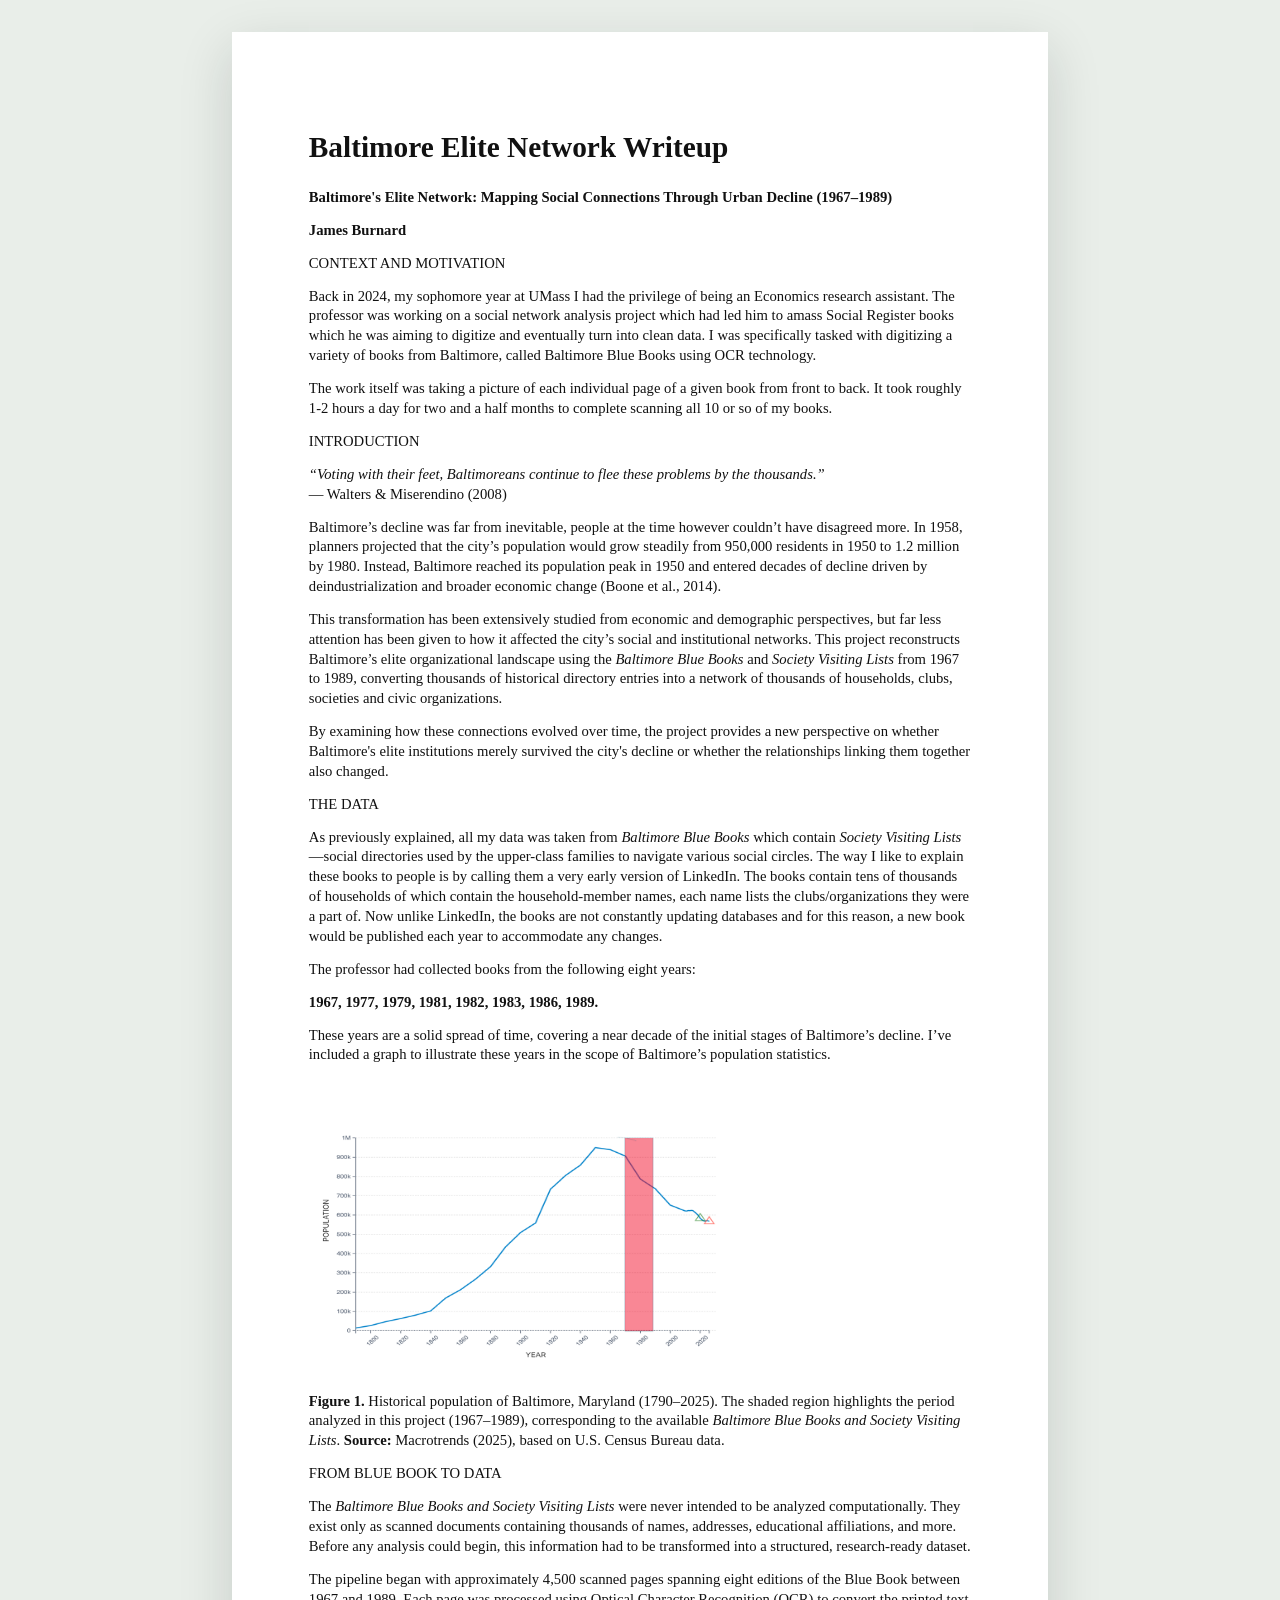
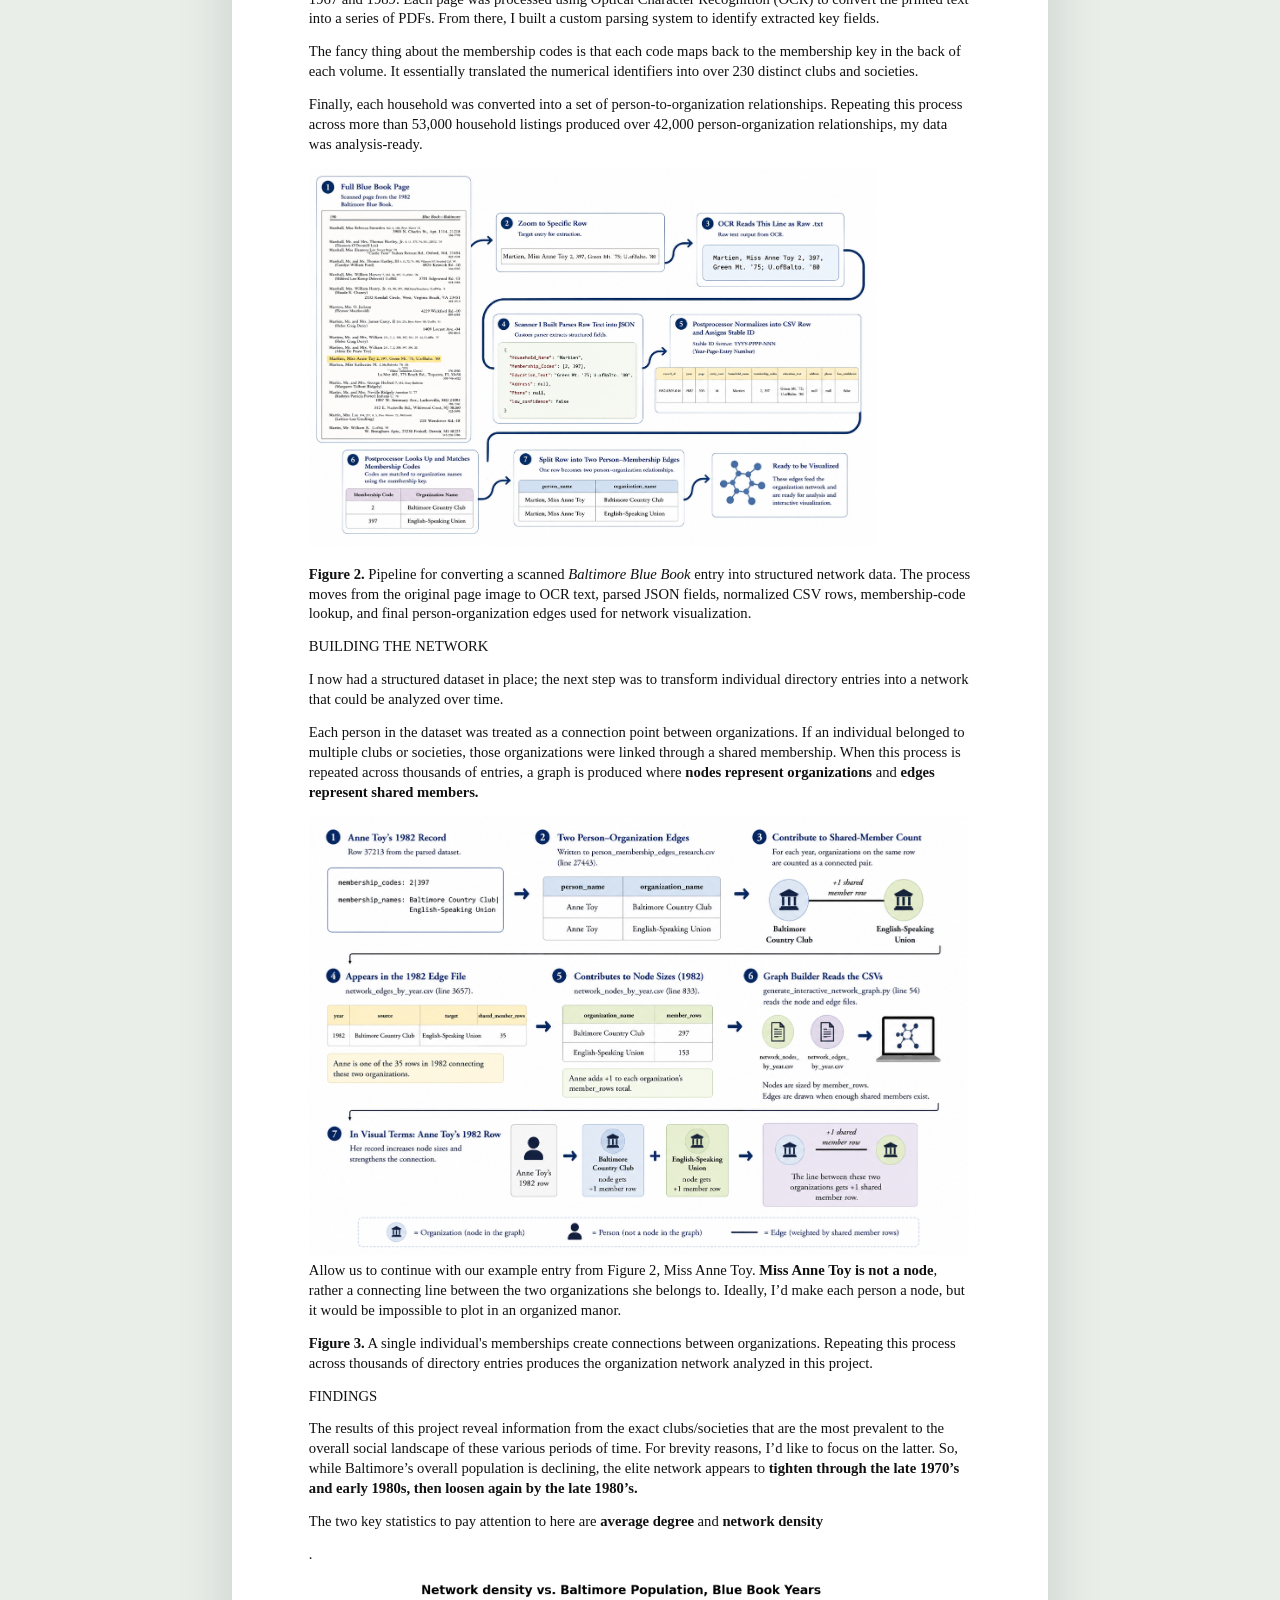
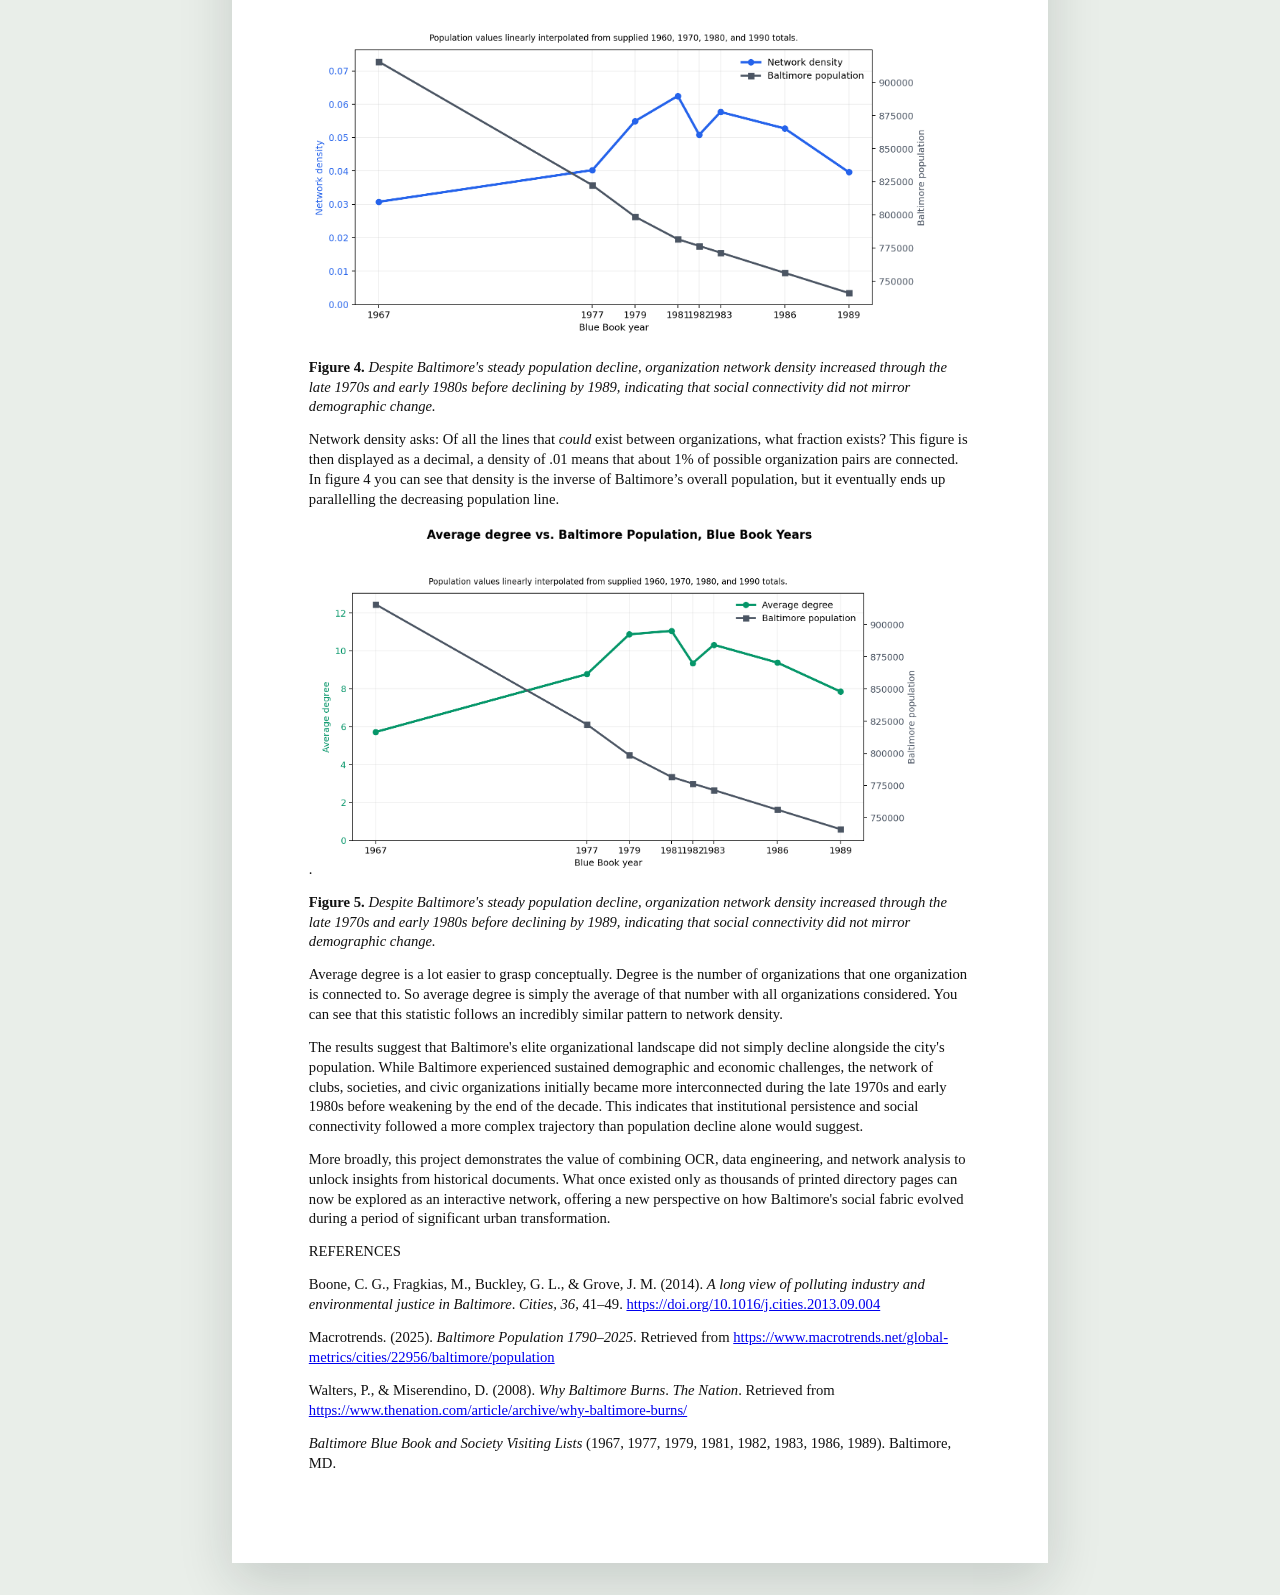
<file: projects/baltimore/documents/eura-baltimore-project-writeup.html>
<!DOCTYPE html>
<html xmlns="http://www.w3.org/1999/xhtml">
<head>
  <meta charset="utf-8" />
  <meta name="generator" content="pandoc" />
  <meta name="viewport" content="width=device-width, initial-scale=1.0, user-scalable=yes" />
  <title>Baltimore Elite Network Writeup</title>
  <style>
    /* Default styles provided by pandoc.
    ** See https://pandoc.org/MANUAL.html#variables-for-html for config info.
    */
    code{white-space: pre-wrap;}
    span.smallcaps{font-variant: small-caps;}
    div.columns{display: flex; gap: min(4vw, 1.5em);}
    div.column{flex: auto; overflow-x: auto;}
    div.hanging-indent{margin-left: 1.5em; text-indent: -1.5em;}
    /* The extra [class] is a hack that increases specificity enough to
       override a similar rule in reveal.js */
    ul.task-list[class]{list-style: none;}
    ul.task-list li input[type="checkbox"] {
      font-size: inherit;
      width: 0.8em;
      margin: 0 0.8em 0.2em -1.6em;
      vertical-align: middle;
    }
    .display.math{display: block; text-align: center; margin: 0.5rem auto;}
  </style>
  <link rel="stylesheet" href="word-page.css?v=20261005-writeup" />
</head>
<body>
<header id="title-block-header">
<h1 class="title">Baltimore Elite Network Writeup</h1>
</header>
<p><strong>Baltimore's Elite Network: Mapping Social Connections Through
Urban Decline (1967–1989)</strong></p>
<p><strong>James Burnard</strong></p>
<p>CONTEXT AND MOTIVATION</p>
<p>Back in 2024, my sophomore year at UMass I had the privilege of being
an Economics research assistant. The professor was working on a social
network analysis project which had led him to amass Social Register
books which he was aiming to digitize and eventually turn into clean
data. I was specifically tasked with digitizing a variety of books from
Baltimore, called Baltimore Blue Books using OCR technology. </p>
<p>The work itself was taking a picture of each individual page of a
given book from front to back. It took roughly 1-2 hours a day for two
and a half months to complete scanning all 10 or so of my books.</p>
<p>INTRODUCTION</p>
<p><em>“Voting with their feet, Baltimoreans continue to flee these
problems by the thousands.”</em><br />
— Walters &amp; Miserendino (2008)</p>
<p>Baltimore’s decline was far from inevitable, people at the time
however couldn’t have disagreed more. In 1958, planners projected that
the city’s population would grow steadily from 950,000 residents in 1950
to 1.2 million by 1980. Instead, Baltimore reached its population peak
in 1950 and entered decades of decline driven by deindustrialization and
broader economic change (Boone et al., 2014).</p>
<p>This transformation has been extensively studied from economic and
demographic perspectives, but far less attention has been given to how
it affected the city’s social and institutional networks. This project
reconstructs Baltimore’s elite organizational landscape using the
<em>Baltimore Blue Books</em> and <em>Society Visiting Lists</em> from
1967 to 1989, converting thousands of historical directory entries into
a network of thousands of households, clubs, societies and civic
organizations.</p>
<p>By examining how these connections evolved over time, the project
provides a new perspective on whether Baltimore's elite institutions
merely survived the city's decline or whether the relationships linking
them together also changed.</p>
<p>THE DATA</p>
<p>As previously explained, all my data was taken from <em>Baltimore
Blue Books</em> which contain <em>Society Visiting Lists</em>—social
directories used by the upper-class families to navigate various social
circles. The way I like to explain these books to people is by calling
them a very early version of LinkedIn. The books contain tens of
thousands of households of which contain the household-member names,
each name lists the clubs/organizations they were a part of. Now unlike
LinkedIn, the books are not constantly updating databases and for this
reason, a new book would be published each year to accommodate any
changes.</p>
<p>The professor had collected books from the following eight years:</p>
<p><strong>1967, 1977, 1979, 1981, 1982, 1983, 1986, 1989.</strong></p>
<p>These years are a solid spread of time, covering a near decade of the
initial stages of Baltimore’s decline. I’ve included a graph to
illustrate these years in the scope of Baltimore’s population
statistics.</p>
<p><img src="./media/image1.png"
style="width:4.59211in;height:3.06598in" /></p>
<p><strong>Figure 1.</strong> Historical population of Baltimore,
Maryland (1790–2025). The shaded region highlights the period analyzed
in this project (1967–1989), corresponding to the available
<em>Baltimore Blue Books and Society Visiting Lists</em>.
<strong>Source:</strong> Macrotrends (2025), based on U.S. Census Bureau
data.</p>
<p>FROM BLUE BOOK TO DATA</p>
<p>The <em>Baltimore Blue Books and Society Visiting Lists</em> were
never intended to be analyzed computationally. They exist only as
scanned documents containing thousands of names, addresses, educational
affiliations, and more. Before any analysis could begin, this
information had to be transformed into a structured, research-ready
dataset.</p>
<p>The pipeline began with approximately 4,500 scanned pages spanning
eight editions of the Blue Book between 1967 and 1989. Each page was
processed using Optical Character Recognition (OCR) to convert the
printed text into a series of PDFs. From there, I built a custom parsing
system to identify extracted key fields.</p>
<p>The fancy thing about the membership codes is that each code maps
back to the membership key in the back of each volume. It essentially
translated the numerical identifiers into over 230 distinct clubs and
societies.</p>
<p>Finally, each household was converted into a set of
person-to-organization relationships. Repeating this process across more
than 53,000 household listings produced over 42,000 person-organization
relationships, my data was analysis-ready.</p>
<p><img src="./media/image2.png"
style="width:5.90789in;height:3.9386in" /></p>
<p><strong>Figure 2.</strong> Pipeline for converting a scanned
<em>Baltimore Blue Book</em> entry into structured network data. The
process moves from the original page image to OCR text, parsed JSON
fields, normalized CSV rows, membership-code lookup, and final
person-organization edges used for network visualization.</p>
<p>BUILDING THE NETWORK</p>
<p>I now had a structured dataset in place; the next step was to
transform individual directory entries into a network that could be
analyzed over time.</p>
<p>Each person in the dataset was treated as a connection point between
organizations. If an individual belonged to multiple clubs or societies,
those organizations were linked through a shared membership. When this
process is repeated across thousands of entries, a graph is produced
where <strong>nodes represent organizations</strong> and <strong>edges
represent shared members.</strong></p>
<p><img src="./media/image3.png"
style="width:6.87292in;height:4.58125in" />Allow us to continue with our
example entry from Figure 2, Miss Anne Toy. <strong>Miss Anne Toy is not
a node</strong>, rather a connecting line between the two organizations
she belongs to. Ideally, I’d make each person a node, but it would be
impossible to plot in an organized manor.</p>
<p><strong>Figure 3.</strong> A single individual's memberships create
connections between organizations. Repeating this process across
thousands of directory entries produces the organization network
analyzed in this project.</p>
<p>FINDINGS</p>
<p>The results of this project reveal information from the exact
clubs/societies that are the most prevalent to the overall social
landscape of these various periods of time. For brevity reasons, I’d
like to focus on the latter. So, while Baltimore’s overall population is
declining, the elite network appears to <strong>tighten through the late
1970’s and early 1980s, then loosen again by the late
1980’s.</strong></p>
<p>The two key statistics to pay attention to here are <strong>average
degree</strong> and <strong>network density</strong></p>
<p>.</p>
<p><img src="./media/image4.png"
style="width:6.5in;height:3.75972in" /></p>
<p><strong>Figure 4.</strong> <em>Despite Baltimore's steady population
decline, organization network density increased through the late 1970s
and early 1980s before declining by 1989, indicating that social
connectivity did not mirror demographic change.</em></p>
<p>Network density asks: Of all the lines that <em>could</em> exist
between organizations, what fraction exists? This figure is then
displayed as a decimal, a density of .01 means that about 1% of possible
organization pairs are connected. In figure 4 you can see that density
is the inverse of Baltimore’s overall population, but it eventually ends
up parallelling the decreasing population line.</p>
<p>. <img src="./media/image5.png"
style="width:6.32292in;height:3.6573in" /></p>
<p><strong>Figure 5.</strong> <em>Despite Baltimore's steady population
decline, organization network density increased through the late 1970s
and early 1980s before declining by 1989, indicating that social
connectivity did not mirror demographic change.</em></p>
<p>Average degree is a lot easier to grasp conceptually. Degree is the
number of organizations that one organization is connected to. So
average degree is simply the average of that number with all
organizations considered. You can see that this statistic follows an
incredibly similar pattern to network density.</p>
<p>The results suggest that Baltimore's elite organizational landscape
did not simply decline alongside the city's population. While Baltimore
experienced sustained demographic and economic challenges, the network
of clubs, societies, and civic organizations initially became more
interconnected during the late 1970s and early 1980s before weakening by
the end of the decade. This indicates that institutional persistence and
social connectivity followed a more complex trajectory than population
decline alone would suggest.</p>
<p>More broadly, this project demonstrates the value of combining OCR,
data engineering, and network analysis to unlock insights from
historical documents. What once existed only as thousands of printed
directory pages can now be explored as an interactive network, offering
a new perspective on how Baltimore's social fabric evolved during a
period of significant urban transformation.</p>
<p>REFERENCES</p>
<p>Boone, C. G., Fragkias, M., Buckley, G. L., &amp; Grove, J. M.
(2014). <em>A long view of polluting industry and environmental justice
in Baltimore</em>. <em>Cities, 36</em>, 41–49. <a
href="https://doi.org/10.1016/j.cities.2013.09.004">https://doi.org/10.1016/j.cities.2013.09.004</a></p>
<p>Macrotrends. (2025). <em>Baltimore Population 1790–2025</em>.
Retrieved from <a
href="https://www.macrotrends.net/global-metrics/cities/22956/baltimore/population">https://www.macrotrends.net/global-metrics/cities/22956/baltimore/population</a></p>
<p>Walters, P., &amp; Miserendino, D. (2008). <em>Why Baltimore
Burns</em>. <em>The Nation</em>. Retrieved from <a
href="https://www.thenation.com/article/archive/why-baltimore-burns/">https://www.thenation.com/article/archive/why-baltimore-burns/</a></p>
<p><em>Baltimore Blue Book and Society Visiting Lists</em> (1967, 1977,
1979, 1981, 1982, 1983, 1986, 1989). Baltimore, MD.</p>
</body>
</html>
</file>
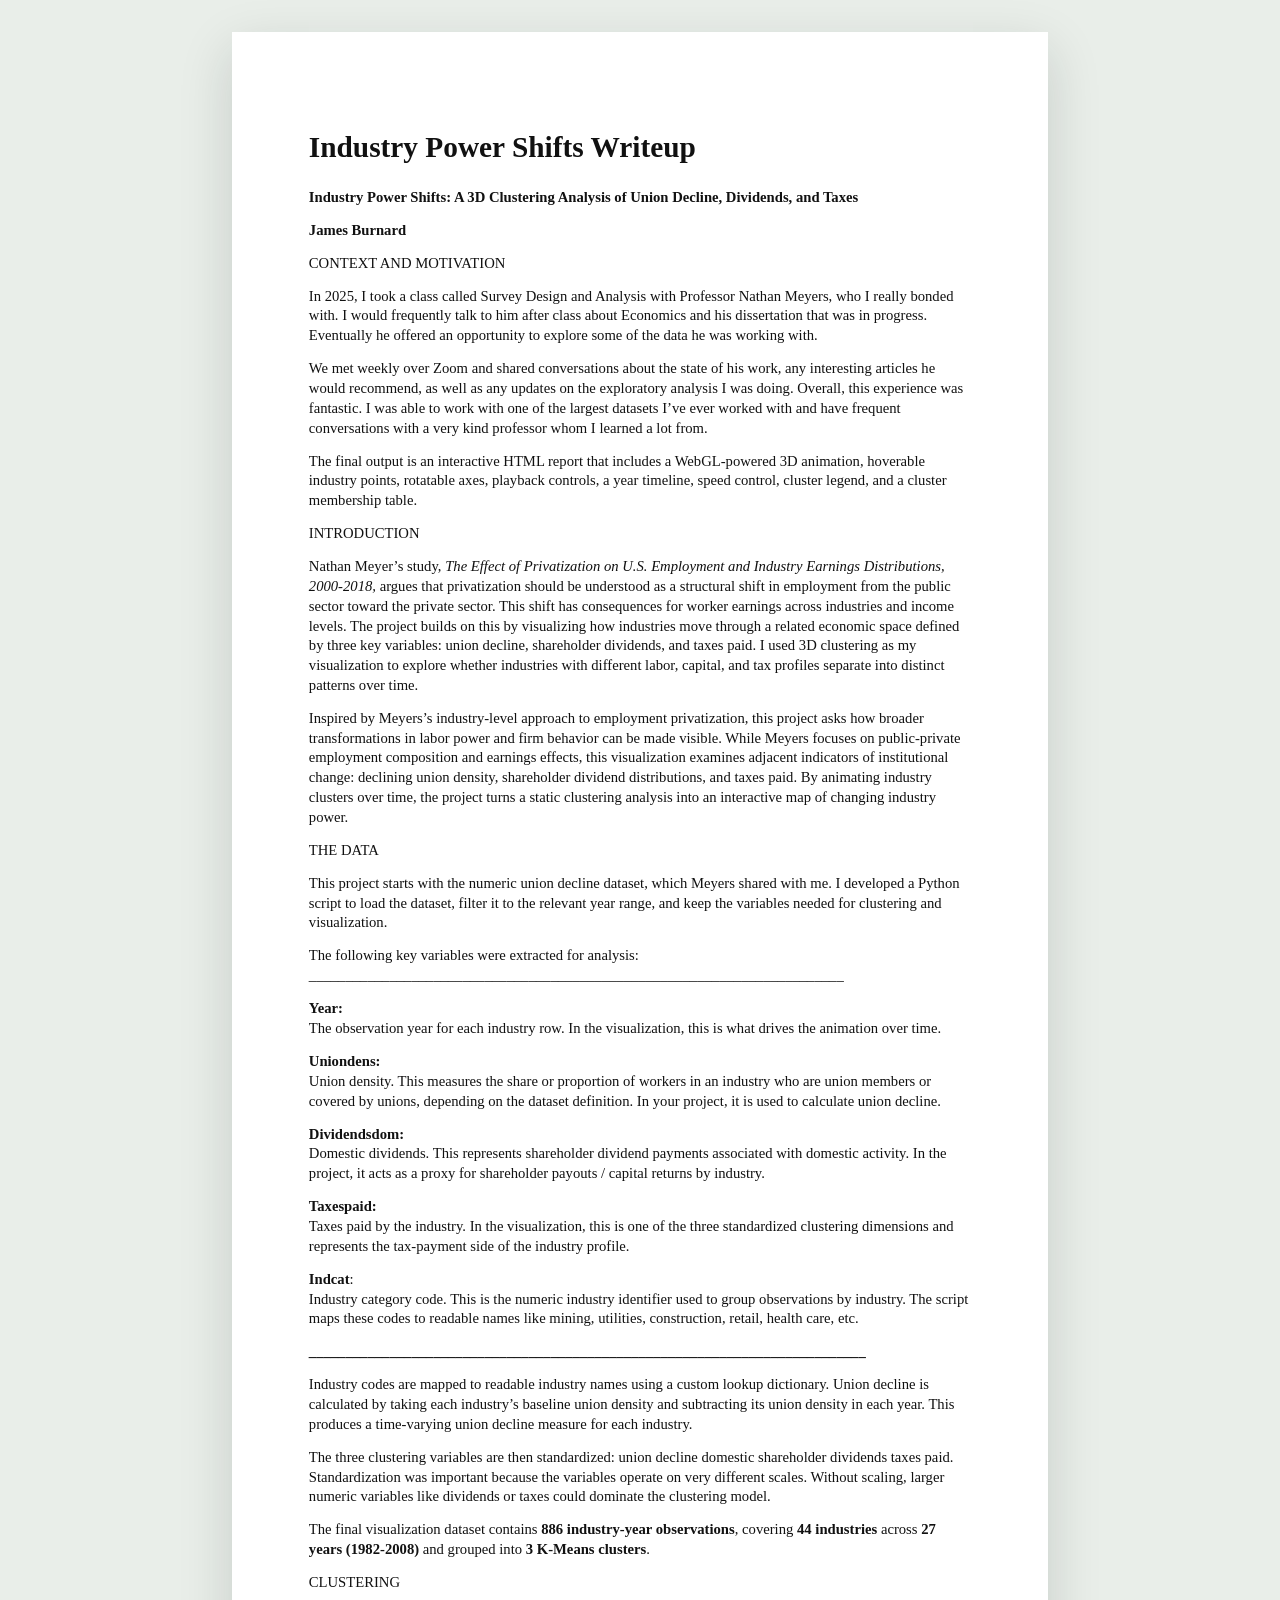
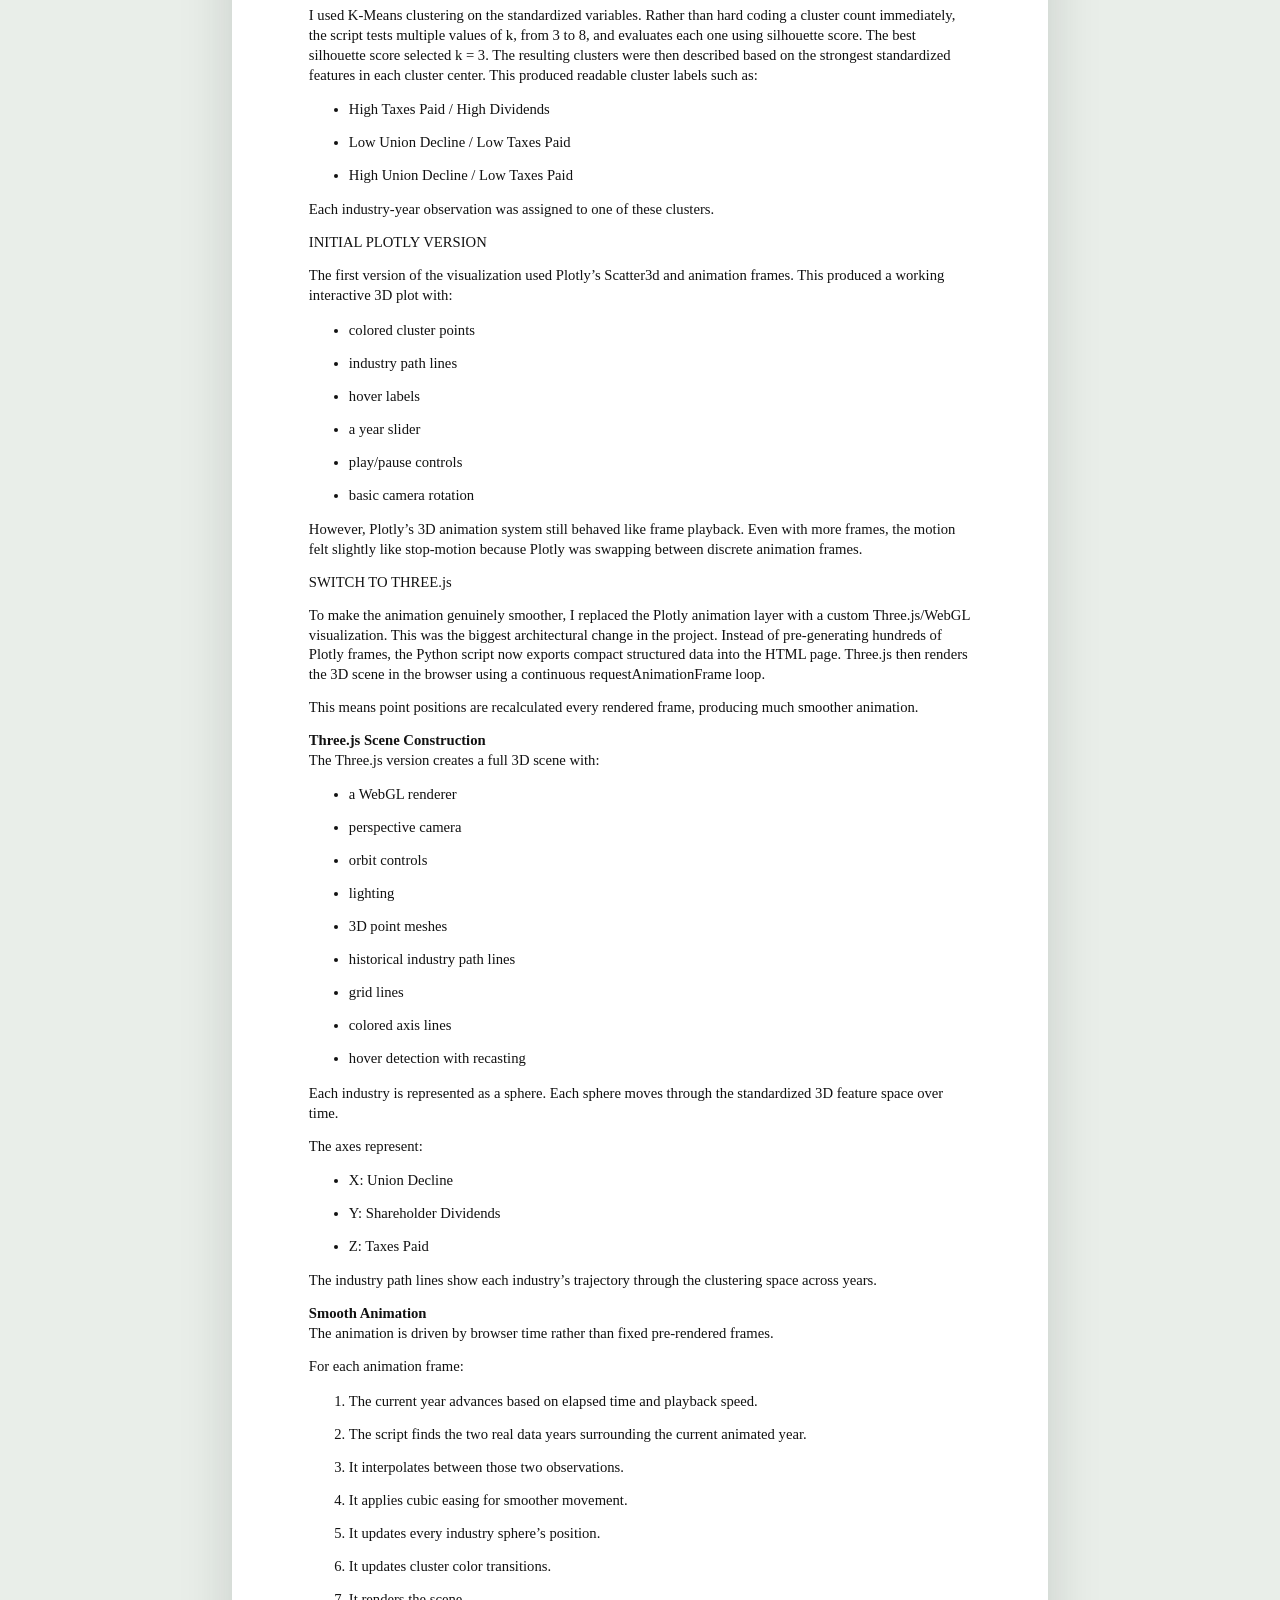
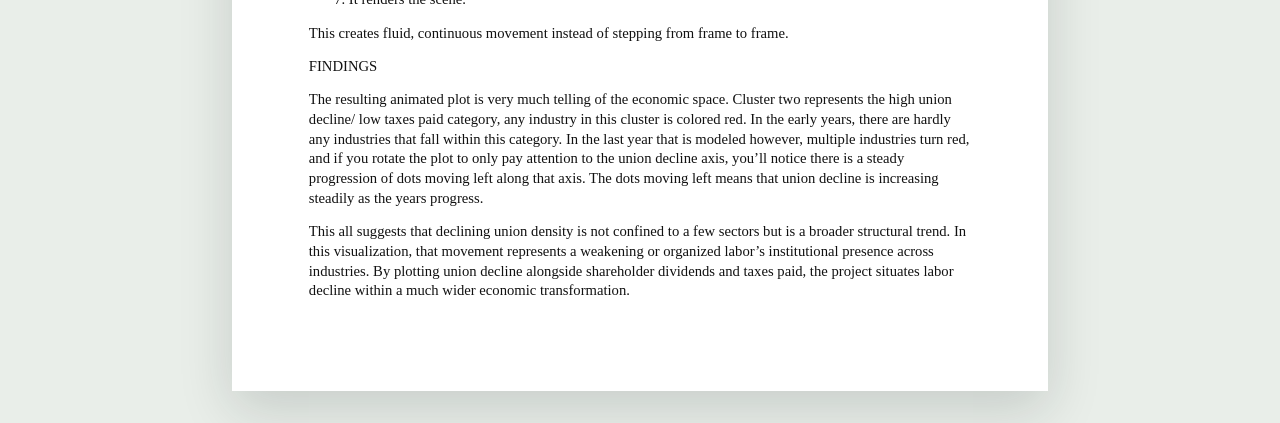
<file: projects/union-decline/documents/industry-power-shifts-writeup.html>
<!DOCTYPE html>
<html xmlns="http://www.w3.org/1999/xhtml">
<head>
  <meta charset="utf-8" />
  <meta name="generator" content="pandoc" />
  <meta name="viewport" content="width=device-width, initial-scale=1.0, user-scalable=yes" />
  <title>Industry Power Shifts Writeup</title>
  <style>
    /* Default styles provided by pandoc.
    ** See https://pandoc.org/MANUAL.html#variables-for-html for config info.
    */
    code{white-space: pre-wrap;}
    span.smallcaps{font-variant: small-caps;}
    div.columns{display: flex; gap: min(4vw, 1.5em);}
    div.column{flex: auto; overflow-x: auto;}
    div.hanging-indent{margin-left: 1.5em; text-indent: -1.5em;}
    /* The extra [class] is a hack that increases specificity enough to
       override a similar rule in reveal.js */
    ul.task-list[class]{list-style: none;}
    ul.task-list li input[type="checkbox"] {
      font-size: inherit;
      width: 0.8em;
      margin: 0 0.8em 0.2em -1.6em;
      vertical-align: middle;
    }
    .display.math{display: block; text-align: center; margin: 0.5rem auto;}
  </style>
  <link rel="stylesheet" href="word-page.css" />
</head>
<body>
<header id="title-block-header">
<h1 class="title">Industry Power Shifts Writeup</h1>
</header>
<p><strong>Industry Power Shifts: A 3D Clustering Analysis of Union
Decline, Dividends, and Taxes</strong></p>
<p><strong>James Burnard</strong></p>
<p>CONTEXT AND MOTIVATION</p>
<p>In 2025, I took a class called Survey Design and Analysis with
Professor Nathan Meyers, who I really bonded with. I would frequently
talk to him after class about Economics and his dissertation that was in
progress. Eventually he offered an opportunity to explore some of the
data he was working with.</p>
<p>We met weekly over Zoom and shared conversations about the state of
his work, any interesting articles he would recommend, as well as any
updates on the exploratory analysis I was doing. Overall, this
experience was fantastic. I was able to work with one of the largest
datasets I’ve ever worked with and have frequent conversations with a
very kind professor whom I learned a lot from.</p>
<p>The final output is an interactive HTML report that includes a
WebGL-powered 3D animation, hoverable industry points, rotatable axes,
playback controls, a year timeline, speed control, cluster legend, and a
cluster membership table.</p>
<p>INTRODUCTION</p>
<p>Nathan Meyer’s study, <em>The Effect of Privatization on U.S.
Employment and Industry Earnings Distributions, 2000-2018,</em> argues
that privatization should be understood as a structural shift in
employment from the public sector toward the private sector. This shift
has consequences for worker earnings across industries and income
levels. The project builds on this by visualizing how industries move
through a related economic space defined by three key variables: union
decline, shareholder dividends, and taxes paid. I used 3D clustering as
my visualization to explore whether industries with different labor,
capital, and tax profiles separate into distinct patterns over time.</p>
<p>Inspired by Meyers’s industry-level approach to employment
privatization, this project asks how broader transformations in labor
power and firm behavior can be made visible. While Meyers focuses on
public-private employment composition and earnings effects, this
visualization examines adjacent indicators of institutional change:
declining union density, shareholder dividend distributions, and taxes
paid. By animating industry clusters over time, the project turns a
static clustering analysis into an interactive map of changing industry
power.</p>
<p>THE DATA</p>
<p>This project starts with the numeric union decline dataset, which
Meyers shared with me. I developed a Python script to load the dataset,
filter it to the relevant year range, and keep the variables needed for
clustering and visualization.</p>
<p>The following key variables were extracted for analysis:
_________________________________________________________________________</p>
<p><strong>Year:</strong><br />
The observation year for each industry row. In the visualization, this
is what drives the animation over time.</p>
<p><strong>Uniondens:</strong><br />
Union density. This measures the share or proportion of workers in an
industry who are union members or covered by unions, depending on the
dataset definition. In your project, it is used to calculate union
decline.</p>
<p><strong>Dividendsdom:</strong><br />
Domestic dividends. This represents shareholder dividend payments
associated with domestic activity. In the project, it acts as a proxy
for shareholder payouts / capital returns by industry.</p>
<p><strong>Taxespaid:</strong><br />
Taxes paid by the industry. In the visualization, this is one of the
three standardized clustering dimensions and represents the tax-payment
side of the industry profile.</p>
<p><strong>Indcat</strong>:<br />
Industry category code. This is the numeric industry identifier used to
group observations by industry. The script maps these codes to readable
names like mining, utilities, construction, retail, health care,
etc.</p>
<p><strong>____________________________________________________________________________</strong></p>
<p>Industry codes are mapped to readable industry names using a custom
lookup dictionary. Union decline is calculated by taking each industry’s
baseline union density and subtracting its union density in each year.
This produces a time-varying union decline measure for each
industry.</p>
<p>The three clustering variables are then standardized: union decline
domestic shareholder dividends taxes paid. Standardization was important
because the variables operate on very different scales. Without scaling,
larger numeric variables like dividends or taxes could dominate the
clustering model.</p>
<p>The final visualization dataset contains <strong>886 industry-year
observations</strong>, covering <strong>44 industries</strong> across
<strong>27 years (1982-2008)</strong> and grouped into <strong>3 K-Means
clusters</strong>.</p>
<p>CLUSTERING</p>
<p>I used K-Means clustering on the standardized variables. Rather than
hard coding a cluster count immediately, the script tests multiple
values of k, from 3 to 8, and evaluates each one using silhouette score.
The best silhouette score selected k = 3. The resulting clusters were
then described based on the strongest standardized features in each
cluster center. This produced readable cluster labels such as:</p>
<ul>
<li><p>High Taxes Paid / High Dividends</p></li>
<li><p>Low Union Decline / Low Taxes Paid</p></li>
<li><p>High Union Decline / Low Taxes Paid</p></li>
</ul>
<p>Each industry-year observation was assigned to one of these
clusters.</p>
<p>INITIAL PLOTLY VERSION</p>
<p>The first version of the visualization used Plotly’s Scatter3d and
animation frames. This produced a working interactive 3D plot with:</p>
<ul>
<li><p>colored cluster points</p></li>
<li><p>industry path lines</p></li>
<li><p>hover labels</p></li>
<li><p>a year slider</p></li>
<li><p>play/pause controls</p></li>
<li><p>basic camera rotation</p></li>
</ul>
<p>However, Plotly’s 3D animation system still behaved like frame
playback. Even with more frames, the motion felt slightly like
stop-motion because Plotly was swapping between discrete animation
frames.</p>
<p>SWITCH TO THREE.js</p>
<p>To make the animation genuinely smoother, I replaced the Plotly
animation layer with a custom Three.js/WebGL visualization. This was the
biggest architectural change in the project. Instead of pre-generating
hundreds of Plotly frames, the Python script now exports compact
structured data into the HTML page. Three.js then renders the 3D scene
in the browser using a continuous requestAnimationFrame loop.</p>
<p>This means point positions are recalculated every rendered frame,
producing much smoother animation.</p>
<p><strong>Three.js Scene Construction</strong><br />
The Three.js version creates a full 3D scene with:</p>
<ul>
<li><p>a WebGL renderer</p></li>
<li><p>perspective camera</p></li>
<li><p>orbit controls</p></li>
<li><p>lighting</p></li>
<li><p>3D point meshes</p></li>
<li><p>historical industry path lines</p></li>
<li><p>grid lines</p></li>
<li><p>colored axis lines</p></li>
<li><p>hover detection with recasting</p></li>
</ul>
<p>Each industry is represented as a sphere. Each sphere moves through
the standardized 3D feature space over time.</p>
<p>The axes represent:</p>
<ul>
<li><p>X: Union Decline</p></li>
<li><p>Y: Shareholder Dividends</p></li>
<li><p>Z: Taxes Paid</p></li>
</ul>
<p>The industry path lines show each industry’s trajectory through the
clustering space across years.</p>
<p><strong>Smooth Animation</strong><br />
The animation is driven by browser time rather than fixed pre-rendered
frames.</p>
<p>For each animation frame:</p>
<ol type="1">
<li><p>The current year advances based on elapsed time and playback
speed.</p></li>
<li><p>The script finds the two real data years surrounding the current
animated year.</p></li>
<li><p>It interpolates between those two observations.</p></li>
<li><p>It applies cubic easing for smoother movement.</p></li>
<li><p>It updates every industry sphere’s position.</p></li>
<li><p>It updates cluster color transitions.</p></li>
<li><p>It renders the scene.</p></li>
</ol>
<p>This creates fluid, continuous movement instead of stepping from
frame to frame.</p>
<p>FINDINGS</p>
<p>The resulting animated plot is very much telling of the economic
space. Cluster two represents the high union decline/ low taxes paid
category, any industry in this cluster is colored red. In the early
years, there are hardly any industries that fall within this category.
In the last year that is modeled however, multiple industries turn red,
and if you rotate the plot to only pay attention to the union decline
axis, you’ll notice there is a steady progression of dots moving left
along that axis. The dots moving left means that union decline is
increasing steadily as the years progress.</p>
<p>This all suggests that declining union density is not confined to a
few sectors but is a broader structural trend. In this visualization,
that movement represents a weakening or organized labor’s institutional
presence across industries. By plotting union decline alongside
shareholder dividends and taxes paid, the project situates labor decline
within a much wider economic transformation.</p>
</body>
</html>
</file>
<file: styles.css>
:root {
  --ink: #202124;
  --muted: #646a70;
  --surface: #f6f6f6;
  --surface-strong: #ffffff;
  --line: #d9d9d9;
  --accent: #0b67d8;
  --accent-dark: #174ea6;
  --gold: #5f6368;
  --white: #ffffff;
  --shadow: none;
}

* {
  box-sizing: border-box;
}

html {
  scroll-behavior: smooth;
  overflow-x: hidden;
}

body {
  margin: 0;
  background-color: var(--surface);
  color: var(--ink);
  font-family: "Inter", system-ui, -apple-system, BlinkMacSystemFont, "Segoe UI",
    sans-serif;
  line-height: 1.6;
  position: relative;
  overflow-x: hidden;
}

body::before {
  display: none;
  position: fixed;
  inset: 0;
  z-index: 0;
  background-image: url("data:image/svg+xml,%3Csvg width='760' height='520' viewBox='0 0 760 520' xmlns='http://www.w3.org/2000/svg'%3E%3Cg fill='none' stroke='%231f6b57' stroke-opacity='0.16' stroke-width='1.4'%3E%3Cpath d='M86 126 180 74 292 126 420 84 566 136 684 76'/%3E%3Cpath d='M132 296 246 242 360 304 490 250 624 318'/%3E%3Cpath d='M78 424 190 360 314 416 452 354 606 416 704 346'/%3E%3Cpath d='M180 74 246 242 190 360'/%3E%3Cpath d='M292 126 360 304 314 416'/%3E%3Cpath d='M420 84 490 250 452 354'/%3E%3Cpath d='M566 136 624 318 606 416'/%3E%3Cpath d='M246 242 292 126 490 250'/%3E%3Cpath d='M360 304 452 354 624 318'/%3E%3C/g%3E%3Cg fill='%231f6b57' fill-opacity='0.24'%3E%3Ccircle cx='86' cy='126' r='4'/%3E%3Ccircle cx='180' cy='74' r='5'/%3E%3Ccircle cx='292' cy='126' r='4'/%3E%3Ccircle cx='420' cy='84' r='5'/%3E%3Ccircle cx='566' cy='136' r='4'/%3E%3Ccircle cx='684' cy='76' r='5'/%3E%3Ccircle cx='132' cy='296' r='5'/%3E%3Ccircle cx='246' cy='242' r='4'/%3E%3Ccircle cx='360' cy='304' r='6'/%3E%3Ccircle cx='490' cy='250' r='4'/%3E%3Ccircle cx='624' cy='318' r='5'/%3E%3Ccircle cx='78' cy='424' r='4'/%3E%3Ccircle cx='190' cy='360' r='5'/%3E%3Ccircle cx='314' cy='416' r='4'/%3E%3Ccircle cx='452' cy='354' r='6'/%3E%3Ccircle cx='606' cy='416' r='4'/%3E%3Ccircle cx='704' cy='346' r='5'/%3E%3C/g%3E%3C/svg%3E");
  background-position: -80px 120px;
  background-repeat: repeat;
  background-size: 760px 520px;
  content: "";
  opacity: 0.55;
  pointer-events: none;
}

main,
.site-footer {
  position: relative;
  z-index: 1;
}

a {
  color: inherit;
}

.site-header {
  position: fixed;
  top: 0;
  left: 0;
  right: 0;
  z-index: 20;
  display: flex;
  align-items: center;
  justify-content: space-between;
  padding: 18px clamp(18px, 4vw, 52px);
  color: var(--white);
}

.site-header-left {
  display: flex;
  align-items: center;
  gap: 10px;
}

.brand {
  display: grid;
  width: 46px;
  height: 46px;
  place-items: center;
  border: 0;
  background: transparent;
  text-decoration: none;
}

.brand img {
  display: block;
  width: 38px;
  height: 38px;
  filter: invert(1);
}

body.is-past-hero .site-header:not(.detail-header) .brand img,
.detail-header .brand img {
  filter: none;
}

.header-socials {
  display: flex;
  gap: 7px;
  opacity: 0;
  pointer-events: none;
  transform: translateX(-8px);
  transition:
    opacity 180ms ease,
    transform 180ms ease;
}

body.is-past-hero .header-socials {
  opacity: 1;
  pointer-events: auto;
  transform: translateX(0);
}

.header-socials a {
  display: grid;
  width: 44px;
  height: 44px;
  place-items: center;
  border: 1px solid rgba(255, 255, 255, 0.36);
  border-radius: 50%;
  background: rgba(20, 33, 31, 0.46);
  color: var(--white);
  text-decoration: none;
  backdrop-filter: blur(12px);
}

.header-socials .email-link {
  color: #f1c86b;
}

.header-socials .linkedin-link {
  color: #0a66c2;
}

.header-socials .github-link {
  color: #ffffff;
}

.header-socials svg {
  width: 22px;
  height: 22px;
  fill: none;
  stroke: currentColor;
  stroke-linecap: round;
  stroke-linejoin: round;
  stroke-width: 2;
}

.detail-header .header-socials {
  display: none;
}

.tabs {
  display: flex;
  gap: 6px;
  padding: 6px;
  border: 1px solid rgba(255, 255, 255, 0.38);
  border-radius: 999px;
  background: rgba(20, 33, 31, 0.46);
  backdrop-filter: blur(12px);
}

.tab-button {
  min-width: 92px;
  border: 0;
  border-radius: 999px;
  padding: 10px 16px;
  background: transparent;
  color: rgba(255, 255, 255, 0.82);
  cursor: pointer;
  font: inherit;
  font-weight: 700;
}

.tab-button.is-active {
  background: var(--white);
  color: var(--accent-dark);
}

.hero {
  position: relative;
  min-height: 100vh;
  min-height: 100svh;
  display: flex;
  align-items: center;
  overflow: hidden;
  background:
    radial-gradient(circle at 61% 50%, rgba(92, 102, 142, 0.28), transparent 31%),
    radial-gradient(circle at 70% 28%, rgba(185, 79, 149, 0.12), transparent 22%),
    #252c37;
  padding: 132px clamp(20px, 5vw, 78px) 96px;
}

.hero-network,
.hero-overlay {
  position: absolute;
  inset: 0;
}

.hero-network {
  z-index: 2;
  width: 100%;
  height: 100%;
  opacity: 1;
  cursor: crosshair;
  pointer-events: auto;
}

.hero-overlay {
  z-index: 1;
  background:
    radial-gradient(circle at 60% 48%, rgba(37, 44, 55, 0) 0%, rgba(37, 44, 55, 0.1) 34%, rgba(18, 22, 30, 0.7) 86%),
    linear-gradient(90deg, rgba(12, 16, 22, 0.86) 0%, rgba(22, 28, 37, 0.42) 52%, rgba(16, 20, 28, 0.58) 100%);
  pointer-events: none;
}

body[data-active-tab="projects"] .hero {
  background: #070808;
}

body[data-active-tab="projects"] .hero-overlay {
  background:
    radial-gradient(circle at 72% 46%, rgba(255, 255, 255, 0.02) 0%, rgba(7, 8, 8, 0.04) 40%, rgba(7, 8, 8, 0.32) 100%),
    linear-gradient(90deg, rgba(7, 8, 8, 0.66) 0%, rgba(7, 8, 8, 0.48) 36%, rgba(7, 8, 8, 0.12) 72%, rgba(7, 8, 8, 0.24) 100%);
}

.hero-content {
  position: relative;
  z-index: 3;
  width: min(720px, 100%);
  color: var(--white);
  text-shadow: 0 2px 22px rgba(0, 0, 0, 0.58);
}

body[data-active-tab="projects"] .hero-content {
  color: #f7f5ef;
  text-shadow: 0 2px 24px rgba(0, 0, 0, 0.64);
}

.scroll-cue {
  position: absolute;
  left: 50%;
  bottom: 28px;
  z-index: 4;
  display: grid;
  width: 48px;
  height: 48px;
  place-items: center;
  border: 1px solid rgba(255, 255, 255, 0.5);
  border-radius: 50%;
  background: rgba(20, 33, 31, 0.34);
  transform: translateX(-50%);
  backdrop-filter: blur(10px);
  animation: scroll-cue-pulse 1.8s ease-in-out infinite;
}

.scroll-cue span {
  width: 14px;
  height: 14px;
  border-right: 3px solid var(--white);
  border-bottom: 3px solid var(--white);
  transform: translateY(-3px) rotate(45deg);
}

@keyframes scroll-cue-pulse {
  0%,
  100% {
    opacity: 0.72;
    transform: translate(-50%, 0);
  }

  50% {
    opacity: 1;
    transform: translate(-50%, 8px);
  }
}

.eyebrow {
  margin: 0 0 12px;
  color: var(--gold);
  font-size: 0.78rem;
  font-weight: 800;
  letter-spacing: 0;
  text-transform: uppercase;
}

h1,
h2,
h3,
h4,
p {
  overflow-wrap: anywhere;
}

h1 {
  margin: 0;
  font-size: clamp(3rem, 8vw, 7.2rem);
  line-height: 0.95;
  letter-spacing: 0;
}

.hero-copy {
  max-width: 600px;
  margin: 24px 0 0;
  color: rgba(255, 255, 255, 0.9);
  font-size: clamp(1.05rem, 2vw, 1.3rem);
}

body[data-active-tab="projects"] .hero-copy {
  color: rgba(247, 245, 239, 0.82);
}

.hero-socials {
  display: flex;
  gap: 10px;
  margin-top: 20px;
}

body[data-active-tab="projects"] .hero-socials {
  display: none;
}

.hero-socials a {
  display: grid;
  width: 66px;
  height: 66px;
  place-items: center;
  border: 1px solid rgba(255, 255, 255, 0.22);
  border-radius: 50%;
  background: rgba(11, 17, 27, 0.62);
  color: var(--white);
  text-decoration: none;
  backdrop-filter: blur(10px);
  transition:
    transform 160ms ease,
    border-color 160ms ease,
    background 160ms ease;
}

.hero-socials a:hover,
.hero-socials a:focus-visible {
  transform: translateY(-2px);
}

.hero-socials .email-link {
  color: #f1c86b;
}

.hero-socials .linkedin-link {
  color: #0a66c2;
}

.hero-socials .github-link {
  color: #f5f5f5;
}

.hero-socials svg {
  width: 32px;
  height: 32px;
  fill: none;
  stroke: currentColor;
  stroke-linecap: round;
  stroke-linejoin: round;
  stroke-width: 2;
}

.hero-actions {
  display: flex;
  flex-wrap: wrap;
  gap: 12px;
  margin-top: 32px;
}

.button {
  display: inline-flex;
  min-height: 48px;
  align-items: center;
  justify-content: center;
  border-radius: 8px;
  padding: 12px 18px;
  font-weight: 800;
  text-decoration: none;
}

.button.primary {
  background: #eef2f6;
  color: #101720;
  box-shadow: 0 14px 36px rgba(9, 13, 20, 0.24);
}

.button.secondary {
  border: 1px solid rgba(211, 218, 232, 0.42);
  background: rgba(20, 26, 36, 0.36);
  color: var(--white);
  backdrop-filter: blur(10px);
}

body[data-active-tab="projects"] .button.primary {
  background: #f7f5ef;
  color: #070808;
  box-shadow: 0 16px 42px rgba(0, 0, 0, 0.42);
}

body[data-active-tab="projects"] .button.secondary {
  border-color: rgba(255, 255, 255, 0.38);
  background: rgba(255, 255, 255, 0.08);
  color: #f7f5ef;
}

.content-shell {
  width: min(1120px, calc(100% - 36px));
  margin: -30px auto 0;
  padding: 56px 0 28px;
}

.tab-panel {
  display: none;
}

.tab-panel.is-active {
  display: block;
}

.section-heading {
  max-width: 760px;
  margin-bottom: 28px;
}

.section-heading h2 {
  margin: 0;
  font-size: clamp(2rem, 4vw, 3.5rem);
  line-height: 1.05;
  letter-spacing: 0;
}

.about-card-grid,
.project-grid {
  display: grid;
  gap: 18px;
}

.about-card-grid {
  grid-template-columns: repeat(12, minmax(0, 1fr));
  align-items: stretch;
}

.project-grid {
  grid-template-columns: repeat(3, minmax(0, 1fr));
}

.intro-block,
.about-card-grid > article,
.current-panel,
.project-card {
  border: 1px solid var(--line);
  border-radius: 8px;
  background: var(--surface-strong);
  box-shadow: var(--shadow);
}

.intro-block,
.about-card-grid > article,
.current-panel,
.project-card {
  padding: clamp(20px, 3vw, 30px);
}

.intro-block {
  grid-column: span 8;
}

.current-panel {
  grid-column: span 4;
  margin: 0;
  padding-block: 18px;
}

.current-panel p:last-child {
  margin: 0;
  color: var(--muted);
  font-size: 1rem;
}

.skills-panel {
  grid-column: 1 / -1;
}

.skill-cloud {
  display: grid;
  grid-template-columns: repeat(auto-fit, minmax(165px, 1fr));
  gap: 10px;
}

.skill-chip {
  display: inline-flex;
  width: 100%;
  min-height: 34px;
  align-items: center;
  gap: 7px;
  border: 1px solid rgba(20, 33, 31, 0.12);
  border-radius: 999px;
  padding: 5px 10px 5px 6px;
  background: #f8faf9;
  color: var(--accent-dark);
  font-size: 0.86rem;
  font-weight: 800;
  line-height: 1;
}

.coursework-card {
  grid-column: 1 / -1;
}

.skill-chip b {
  display: inline-grid;
  min-width: 24px;
  height: 24px;
  place-items: center;
  border: 1px solid rgba(20, 33, 31, 0.12);
  border-radius: 50%;
  background: #fff;
  color: #fff;
  font-size: 0.72rem;
  letter-spacing: 0;
}

.skill-chip b img {
  display: block;
  width: 17px;
  height: 17px;
}

.skill-chip.excel b {
  border-color: transparent;
  background: #217346;
}

.skill-chip.tableau b {
  border-color: transparent;
  background: #4e79a7;
}

.skill-chip.powerbi b {
  border-color: transparent;
  background: #f2c811;
}

.skill-chip.xgb b {
  border-color: transparent;
  background: #00856f;
}

.skill-chip.stats b {
  border-color: transparent;
  background: #7c3aed;
}

.skill-chip.wrangle b {
  border-color: transparent;
  background: #0f766e;
}

.skill-chip.forecast b {
  border-color: transparent;
  background: #2563eb;
}

.skill-chip.cluster b {
  border-color: transparent;
  background: #be185d;
}

.skill-chip.ocr b {
  border-color: transparent;
  background: #475569;
}

.skill-chip.git b {
  background: #fff;
  color: #24292f;
}

.skill-chip.gis b {
  border-color: transparent;
  background: #16a34a;
}

h3 {
  margin: 0 0 12px;
  font-size: 1.25rem;
  line-height: 1.2;
}

h4 {
  margin: 0 0 12px;
  font-size: 0.95rem;
  line-height: 1.2;
}

.coursework-group h4 {
  display: flex;
  align-items: center;
  gap: 9px;
  color: #202124;
}

.coursework-icon {
  display: inline-grid;
  width: 30px;
  height: 30px;
  flex: 0 0 auto;
  place-items: center;
  border-radius: 50%;
  box-shadow: inset 0 0 0 1px rgba(20, 33, 31, 0.1);
}

.coursework-icon svg {
  width: 18px;
  height: 18px;
  fill: none;
  stroke: currentColor;
  stroke-linecap: round;
  stroke-linejoin: round;
  stroke-width: 2;
}

.cs-data-icon {
  background: rgba(37, 99, 235, 0.12);
  color: #2563eb;
}

.econ-icon {
  background: rgba(217, 119, 6, 0.13);
  color: #b45309;
}

.intro-block p,
.coursework-card p,
.project-card p {
  margin: 0 0 14px;
  color: var(--muted);
}

.intro-block p:last-child,
.coursework-card p:last-child,
.project-card p:last-child {
  margin-bottom: 0;
}

.coursework-groups {
  display: grid;
  grid-template-columns: repeat(2, minmax(0, 1fr));
  gap: 18px;
  margin-top: 22px;
}

.coursework-group {
  border-top: 1px solid var(--line);
  padding-top: 18px;
}

.coursework-group.cs-data .tag-list li {
  color: #1f5fbf;
  border-color: rgba(31, 95, 191, 0.24);
  background: rgba(31, 95, 191, 0.08);
}

.coursework-group.econ .tag-list li {
  color: #c56a10;
  border-color: rgba(197, 106, 16, 0.24);
  background: rgba(197, 106, 16, 0.08);
}

dl {
  margin: 0;
}

dl div + div {
  margin-top: 16px;
  padding-top: 16px;
  border-top: 1px solid var(--line);
}

dt {
  color: var(--muted);
  font-size: 0.82rem;
  font-weight: 800;
  text-transform: uppercase;
}

dd {
  margin: 4px 0 0;
  font-weight: 700;
}

.tag-list,
.clean-list,
.link-list,
.project-tags {
  margin: 0;
  padding: 0;
  list-style: none;
}

.tag-list,
.project-tags {
  display: flex;
  flex-wrap: wrap;
  gap: 8px;
}

.tag-list li,
.project-tags span {
  border: 1px solid rgba(31, 107, 87, 0.28);
  border-radius: 999px;
  padding: 7px 10px;
  background: rgba(31, 107, 87, 0.08);
  color: var(--accent-dark);
  font-size: 0.88rem;
  font-weight: 700;
}

.clean-list li + li,
.link-list li + li {
  margin-top: 10px;
}

.link-list a,
.project-card a {
  color: var(--accent);
  font-weight: 800;
}

.project-card {
  display: flex;
  min-height: 320px;
  flex-direction: column;
  transition:
    transform 180ms ease,
    box-shadow 180ms ease;
}

.project-card.is-clickable {
  cursor: pointer;
  border-color: #c6d4ec;
}

.project-card.is-clickable:hover {
  box-shadow: 0 22px 52px rgba(29, 37, 34, 0.16);
  transform: translateY(-4px);
}

.project-image {
  width: 100%;
  aspect-ratio: 16 / 9;
  object-fit: cover;
  border: 1px solid var(--line);
  border-radius: 6px;
  margin: 4px 0 16px;
  background: var(--surface);
  transition: transform 180ms ease, border-color 180ms ease, box-shadow 180ms ease;
}

.project-card.is-clickable:hover .project-image {
  border-color: #b8c9ea;
  box-shadow: 0 10px 24px rgba(11, 103, 216, 0.08);
  transform: scale(1.01);
}

.project-meta {
  display: flex;
  align-items: flex-start;
  justify-content: space-between;
  gap: 12px;
  margin-bottom: 24px;
  color: var(--muted);
  font-size: 0.82rem;
  font-weight: 800;
  text-transform: uppercase;
}

.project-badge {
  flex: 0 0 auto;
  border: 1px solid rgba(31, 107, 87, 0.34);
  border-radius: 999px;
  padding: 4px 8px;
  background: rgba(31, 107, 87, 0.1);
  color: var(--accent-dark);
}

.project-tags {
  margin: auto 0 18px;
}

.project-link {
  display: inline-flex;
  align-items: center;
  gap: 8px;
  align-self: flex-start;
  border: 1px solid rgba(11, 103, 216, 0.28);
  border-radius: 999px;
  padding: 9px 12px;
  background: rgba(11, 103, 216, 0.08);
  color: var(--accent);
  font-weight: 800;
  text-decoration: none;
}

.project-link svg {
  width: 16px;
  height: 16px;
  fill: none;
  stroke: currentColor;
  stroke-linecap: round;
  stroke-linejoin: round;
  stroke-width: 2;
}

.project-link:hover,
.project-link:focus-visible {
  background: rgba(11, 103, 216, 0.14);
  border-color: rgba(11, 103, 216, 0.42);
  color: #0a4fb0;
}

.detail-header {
  color: var(--ink);
}

.detail-header .brand,
.detail-nav a {
  border-color: rgba(20, 33, 31, 0.14);
  background: rgba(255, 255, 255, 0.82);
  color: var(--accent-dark);
}

.detail-header .brand {
  border: 0;
  background: transparent;
}

.detail-nav a {
  display: inline-flex;
  min-height: 42px;
  align-items: center;
  border: 1px solid rgba(20, 33, 31, 0.14);
  border-radius: 999px;
  padding: 9px 15px;
  font-weight: 800;
  text-decoration: none;
  backdrop-filter: blur(12px);
}

.detail-nav {
  display: flex;
  flex-wrap: wrap;
  justify-content: flex-end;
  gap: 8px;
}

.detail-shell {
  width: min(1120px, calc(100% - 36px));
  margin: 0 auto;
  padding: 132px 0 36px;
}

.wide-detail {
  width: min(1560px, calc(100% - 28px));
}

.detail-hero {
  max-width: 860px;
  margin-bottom: 30px;
}

.wide-detail .detail-hero {
  margin-bottom: 18px;
}

.detail-hero h1 {
  color: var(--ink);
  font-size: clamp(2.8rem, 7vw, 6.2rem);
}

.detail-hero p {
  max-width: 760px;
  color: var(--muted);
  font-size: 1.08rem;
}

.detail-tags {
  margin-top: 24px;
}

.project-scroll-indicator {
  display: inline-flex;
  align-items: center;
  gap: 9px;
  margin-top: 24px;
  border: 1px solid rgba(31, 107, 87, 0.24);
  border-radius: 999px;
  padding: 8px 12px;
  background: rgba(255, 255, 255, 0.82);
  color: var(--accent-dark);
  font-size: 0.92rem;
  font-weight: 800;
  text-decoration: none;
  backdrop-filter: blur(12px);
}

.project-scroll-indicator span {
  width: 10px;
  height: 10px;
  border-right: 2px solid currentColor;
  border-bottom: 2px solid currentColor;
  transform: translateY(-2px) rotate(45deg);
  animation: project-scroll-nudge 1.4s ease-in-out infinite;
}

@keyframes project-scroll-nudge {
  0%,
  100% {
    transform: translateY(-3px) rotate(45deg);
  }

  50% {
    transform: translateY(2px) rotate(45deg);
  }
}

.detail-section {
  margin-top: 18px;
  border: 1px solid var(--line);
  border-radius: 8px;
  background: rgba(255, 255, 255, 0.88);
  box-shadow: var(--shadow);
  padding: clamp(20px, 3vw, 30px);
}

.project-metrics {
  display: grid;
  grid-template-columns: repeat(5, minmax(0, 1fr));
  gap: 14px;
}

.four-metrics {
  grid-template-columns: repeat(4, minmax(0, 1fr));
}

.project-metric {
  min-width: 0;
  border-top: 4px solid var(--accent);
  padding-top: 14px;
}

.project-metric:nth-child(2) {
  border-color: #a86f2a;
}

.project-metric:nth-child(3) {
  border-color: #3f6f9f;
}

.project-metric:nth-child(4) {
  border-color: #8a5d8f;
}

.project-metric:nth-child(5) {
  border-color: #7a8050;
}

.project-metric strong {
  display: block;
  font-size: clamp(1.9rem, 4vw, 3.4rem);
  line-height: 1;
}

.project-metric span {
  display: block;
  margin-top: 8px;
  color: var(--muted);
  font-size: 0.95rem;
  font-weight: 700;
}

.full-screen-panel {
  padding: clamp(14px, 2vw, 22px);
}

.seamless-panel {
  border: 0;
  background: transparent;
  box-shadow: none;
  padding-inline: 0;
}

.contained-embed-panel {
  width: min(1120px, 100%);
  margin-inline: auto;
}

.detail-grid {
  display: grid;
  grid-template-columns: repeat(2, minmax(0, 1fr));
  gap: 28px;
}

.detail-section h2 {
  margin: 0 0 12px;
  font-size: clamp(1.35rem, 2.5vw, 2rem);
  line-height: 1.1;
}

.detail-section p {
  margin: 0;
  color: var(--muted);
}

.detail-section p + p {
  margin-top: 14px;
}

.compact-heading {
  margin-bottom: 18px;
}

.compact-heading h2 {
  font-size: clamp(1.6rem, 3vw, 2.4rem);
}

.detail-image-grid {
  display: grid;
  grid-template-columns: repeat(2, minmax(0, 1fr));
  gap: 16px;
}

.detail-image-grid figure {
  margin: 0;
}

.detail-image-grid img {
  display: block;
  width: 100%;
  aspect-ratio: 16 / 10;
  object-fit: cover;
  border: 1px solid var(--line);
  border-radius: 6px;
  background: var(--surface);
}

.jamix-preview-grid {
  grid-template-columns: repeat(3, minmax(0, 1fr));
}

.jamix-preview-grid img {
  aspect-ratio: 4 / 3;
  max-height: 260px;
  object-fit: contain;
  padding: 12px;
  background: var(--white);
}

.detail-image-grid figcaption {
  margin-top: 8px;
  color: var(--muted);
  font-size: 0.9rem;
  font-weight: 600;
}

.detail-wide-image {
  display: block;
  width: 100%;
  max-height: 620px;
  object-fit: contain;
  border: 1px solid var(--line);
  border-radius: 6px;
  background: var(--surface);
}

.detail-image-figure {
  margin: 0;
}

.image-credit {
  margin-top: 8px;
  color: var(--muted);
  font-size: 0.82rem;
  font-weight: 600;
  line-height: 1.5;
}

.image-credit a {
  color: var(--accent-dark);
  text-decoration: underline;
  text-underline-offset: 3px;
}

.app-icon-section {
  display: grid;
  min-height: 280px;
  place-items: center;
}

.app-icon-section img {
  width: min(220px, 56vw);
  border-radius: 24px;
}

.interactive-frame {
  overflow: hidden;
  border: 1px solid var(--line);
  border-radius: 8px;
  background: var(--white);
}

.interaction-hint {
  display: inline-flex;
  align-items: center;
  gap: 8px;
  margin: 0 0 12px;
  border: 1px solid rgba(31, 107, 87, 0.24);
  border-radius: 999px;
  padding: 7px 11px;
  background: rgba(31, 107, 87, 0.08);
  color: var(--accent-dark);
  font-size: 0.9rem;
  font-weight: 800;
}

.rotate-mark {
  display: inline-grid;
  width: 22px;
  height: 22px;
  place-items: center;
  border-radius: 50%;
  background: var(--accent);
  color: var(--white);
  font-size: 1rem;
  line-height: 1;
}

.interactive-frame iframe {
  display: block;
  width: 100%;
  height: min(850px, 86vh);
  border: 0;
}

.tall-frame iframe {
  height: min(980px, 92vh);
}

.wide-detail .tall-frame iframe {
  height: min(1120px, calc(100vh - 180px));
  min-height: 760px;
}

.embedded-page iframe {
  height: min(900px, 86vh);
}

.wide-detail .embedded-page iframe {
  height: min(1120px, calc(100vh - 180px));
  min-height: 760px;
}

.full-page-embed iframe {
  display: block;
  width: 100%;
  min-height: 3200px;
  border: 0;
}

.document-frame iframe {
  height: min(900px, 86vh);
  background: var(--white);
}

.wide-detail .document-frame iframe {
  height: min(1100px, calc(100vh - 180px));
  min-height: 760px;
}

.document-actions {
  display: flex;
  flex-wrap: wrap;
  gap: 10px;
  margin-top: 14px;
}

.document-actions a {
  color: var(--accent);
  font-weight: 800;
}

.server-note {
  margin-top: 14px;
  color: var(--muted);
  font-size: 0.95rem;
}

.onlyup-demo {
  display: grid;
  grid-template-columns: minmax(230px, 0.72fr) minmax(0, 1.7fr);
  overflow: hidden;
  border: 1px solid #777;
  border-radius: 0;
  background: #dcdcdc;
  color: #111;
  font-family: Arial, Helvetica, sans-serif;
  font-size: 13px;
  box-shadow: none;
}

.onlyup-sidebar {
  display: flex;
  min-height: 620px;
  flex-direction: column;
  gap: 8px;
  border-right: 1px solid #777;
  background: #e9e9e9;
  color: #111;
  padding: 14px;
}

.onlyup-label {
  margin: 0 0 5px;
  color: #333;
  font-size: 12px;
  font-weight: 700;
  text-transform: none;
}

.onlyup-sidebar h3,
.onlyup-panel h3 {
  margin: 0;
  font-size: 18px;
}

.onlyup-goal-list {
  display: grid;
  min-height: 330px;
  align-content: start;
  gap: 0;
  overflow: auto;
  border: 1px solid #555;
  background: #fff;
}

.onlyup-goal-list button,
.onlyup-toolbar button,
.onlyup-session-actions button,
.onlyup-reset {
  border: 2px solid #767676;
  border-color: #fefefe #767676 #767676 #fefefe;
  border-radius: 0;
  background: #ededed;
  color: inherit;
  cursor: pointer;
  font: inherit;
}

.onlyup-goal-list button {
  display: grid;
  gap: 2px;
  border: 0;
  border-bottom: 1px solid #efefef;
  background: #fff;
  padding: 5px 7px;
  text-align: left;
}

.onlyup-goal-list button.is-active {
  background: #0a64d6;
  color: #fff;
}

.onlyup-goal-list span,
.onlyup-muted {
  color: #555;
}

.onlyup-goal-list span {
  color: inherit;
  font-size: 12px;
}

.onlyup-reset {
  margin-top: auto;
  min-height: 28px;
  font-weight: 400;
}

.onlyup-workspace {
  min-width: 0;
  padding: 14px 18px 18px;
}

.onlyup-toolbar {
  display: flex;
  flex-wrap: wrap;
  gap: 0;
  align-items: flex-end;
  margin-bottom: 0;
}

.onlyup-toolbar button,
.onlyup-session-actions button {
  min-height: 28px;
  background: #dedede;
  color: #111;
  padding: 4px 10px;
  font-weight: 400;
}

.onlyup-toolbar button.is-active {
  border-bottom-color: #f4f4f4;
  background: #f4f4f4;
  color: #111;
}

.onlyup-panel {
  display: none;
}

.onlyup-panel.is-active {
  display: block;
  min-height: 450px;
  border: 1px solid #777;
  background: #eeeeee;
  padding: 12px;
}

.onlyup-dashboard-head {
  display: flex;
  align-items: flex-start;
  justify-content: space-between;
  gap: 16px;
  margin-bottom: 20px;
}

.onlyup-workspace .onlyup-label {
  color: var(--muted);
}

.onlyup-status {
  border: 1px solid #777;
  border-radius: 0;
  padding: 3px 7px;
  background: #fff;
  color: #111;
  font-size: 12px;
  font-weight: 400;
}

.onlyup-dashboard-grid {
  display: grid;
  grid-template-columns: 180px minmax(0, 1fr);
  gap: 22px;
  align-items: center;
}

.onlyup-progress-ring {
  display: grid;
  width: 132px;
  aspect-ratio: 1;
  place-items: center;
  border-radius: 50%;
  background:
    radial-gradient(circle, #f4f4f4 58%, transparent 60%),
    conic-gradient(#0a64d6 var(--progress), #d7d7d7 0);
  color: #111;
  font-size: 21px;
  font-weight: 700;
}

.onlyup-metrics {
  display: grid;
  grid-template-columns: repeat(3, minmax(0, 1fr));
  gap: 12px;
}

.onlyup-metrics div {
  border: 1px solid #777;
  border-radius: 0;
  background: #fff;
  padding: 8px;
}

.onlyup-metrics strong {
  display: block;
  font-size: 18px;
  line-height: 1;
}

.onlyup-metrics span,
.onlyup-details dt,
.onlyup-notes span {
  color: #555;
  font-size: 12px;
  font-weight: 400;
  text-transform: none;
}

.onlyup-details {
  display: grid;
  grid-template-columns: repeat(2, minmax(0, 1fr));
  gap: 12px;
  margin-top: 22px;
}

.onlyup-details div,
.onlyup-notes article {
  border: 1px solid #777;
  border-radius: 0;
  background: #fff;
  padding: 8px;
}

.onlyup-details dd {
  margin: 4px 0 0;
}

.onlyup-form,
.onlyup-note-label {
  display: grid;
  gap: 10px;
}

.onlyup-form {
  max-width: 520px;
}

.onlyup-form label,
.onlyup-note-label {
  color: #111;
  font-size: 14px;
  font-weight: 400;
  text-transform: none;
}

.onlyup-form input,
.onlyup-form select,
.onlyup-note-label textarea {
  min-height: 28px;
  border: 1px solid #8b8b8b;
  border-radius: 0;
  padding: 3px 6px;
  color: #111;
  font: inherit;
  text-transform: none;
}

.onlyup-timer {
  margin: 18px 0 14px;
  color: #111;
  font-size: clamp(3rem, 8vw, 4.2rem);
  font-weight: 400;
  text-align: center;
  line-height: 1;
}

.onlyup-session-actions {
  display: flex;
  flex-wrap: wrap;
  gap: 8px;
  margin-bottom: 18px;
}

.onlyup-notes {
  display: grid;
  gap: 12px;
}

.onlyup-notes p {
  margin: 8px 0 0;
  color: var(--muted);
}

.writeup {
  max-width: 880px;
}

.writeup h2 {
  margin-top: 30px;
}

.writeup h2:first-child {
  margin-top: 0;
}

.writeup h3 {
  margin-top: 24px;
}

.writeup ul {
  margin: 10px 0 18px;
  padding-left: 1.2rem;
  color: var(--muted);
}

.writeup li + li {
  margin-top: 6px;
}

.callout-note {
  margin-top: 18px;
  border-left: 5px solid var(--accent);
  background: rgba(31, 107, 87, 0.08);
  padding: 16px 18px;
  color: var(--accent-dark);
  font-weight: 700;
}

.app-demo {
  display: grid;
  grid-template-columns: 0.9fr 1.5fr;
  gap: 18px;
  align-items: stretch;
}

.app-demo-panel {
  border: 1px solid var(--line);
  border-radius: 8px;
  background: var(--surface);
  padding: 18px;
}

.app-demo-panel h2,
.app-demo-panel h3 {
  margin-bottom: 10px;
}

.demo-form {
  display: grid;
  gap: 12px;
}

.demo-form label {
  display: grid;
  gap: 6px;
  color: var(--muted);
  font-size: 0.86rem;
  font-weight: 800;
  text-transform: uppercase;
}

.demo-form input,
.demo-form select {
  min-height: 42px;
  border: 1px solid var(--line);
  border-radius: 6px;
  padding: 8px 10px;
  color: var(--ink);
  font: inherit;
}

.goal-list {
  display: grid;
  gap: 12px;
}

.goal-row {
  border: 1px solid var(--line);
  border-radius: 8px;
  background: var(--white);
  padding: 14px;
}

.goal-row header {
  display: flex;
  justify-content: space-between;
  gap: 12px;
  margin-bottom: 10px;
  font-weight: 800;
}

.goal-row dl {
  display: grid;
  grid-template-columns: repeat(3, minmax(0, 1fr));
  gap: 10px;
  margin-top: 12px;
}

.progress-track {
  height: 10px;
  overflow: hidden;
  border-radius: 999px;
  background: rgba(31, 107, 87, 0.12);
}

.progress-track span {
  display: block;
  height: 100%;
  border-radius: inherit;
  background: var(--accent);
}

.demo-actions {
  display: flex;
  flex-wrap: wrap;
  gap: 10px;
  margin-top: 14px;
}

.demo-actions button {
  min-height: 42px;
  border: 0;
  border-radius: 8px;
  padding: 9px 12px;
  background: var(--accent);
  color: var(--white);
  cursor: pointer;
  font: inherit;
  font-weight: 800;
}

.demo-actions button.secondary-action {
  border: 1px solid var(--line);
  background: var(--white);
  color: var(--accent-dark);
}

.site-footer {
  width: min(1120px, calc(100% - 36px));
  margin: 0 auto;
  padding: 32px 0 42px;
  color: var(--muted);
}

.site-footer p {
  margin: 0;
}

/* About page sizing layer. */
.content-shell {
  width: min(920px, calc(100% - 40px));
  margin: 0 auto;
  padding: 72px 0 34px;
}

body[data-active-tab="experience"] .hero ,
body[data-active-tab="projects"] .hero {
  display: none;
}

body[data-active-tab="experience"] .content-shell ,
body[data-active-tab="projects"] .content-shell {
  padding-top: 132px;
}

body[data-active-tab="experience"] .site-header ,
body[data-active-tab="projects"] .site-header {
  color: var(--ink);
}

body[data-active-tab="experience"] .brand img ,
body[data-active-tab="projects"] .brand img {
  filter: none;
}

body[data-active-tab="experience"] .tabs ,
body[data-active-tab="projects"] .tabs {
  border-color: rgba(32, 33, 36, 0.18);
  background: rgba(255, 255, 255, 0.9);
}

body[data-active-tab="experience"] .tab-button ,
body[data-active-tab="projects"] .tab-button {
  color: #3c4043;
}

body[data-active-tab="experience"] .tab-button.is-active ,
body[data-active-tab="projects"] .tab-button.is-active {
  background: var(--accent);
  color: var(--white);
}

body[data-active-tab="experience"] .header-socials ,
body[data-active-tab="projects"] .header-socials {
  opacity: 1;
  pointer-events: auto;
  transform: translateX(0);
}

body[data-active-tab="experience"] .header-socials a ,
body[data-active-tab="projects"] .header-socials a {
  border-color: rgba(32, 33, 36, 0.14);
  background: rgba(255, 255, 255, 0.84);
  color: var(--ink);
}

body[data-active-tab="experience"] .header-socials .email-link ,
body[data-active-tab="projects"] .header-socials .email-link {
  color: #b7791f;
}

body[data-active-tab="experience"] .header-socials .linkedin-link ,
body[data-active-tab="projects"] .header-socials .linkedin-link {
  color: #0a66c2;
}

#projects-panel {
  width: min(1120px, 100%);
  margin-inline: auto;
}

.section-heading {
  max-width: 760px;
  margin-bottom: 30px;
}

.section-heading h2 {
  color: var(--ink);
  font-family: ui-monospace, SFMono-Regular, Menlo, Monaco, Consolas, "Liberation Mono", monospace;
  font-size: clamp(1.65rem, 3vw, 2.35rem);
  font-weight: 800;
  line-height: 1.18;
}

.section-note {
  margin: 16px 0 0;
  color: var(--muted);
  font-family: ui-monospace, SFMono-Regular, Menlo, Monaco, Consolas, "Liberation Mono", monospace;
  font-size: 0.95rem;
}

.section-note a,
.intro-block a,
.current-panel a,
.experience-card-header a,
.experience-tools a,
.experience-card p a {
  color: var(--accent);
  font-weight: 800;
  text-decoration-line: underline;
  text-decoration-thickness: 1.5px;
  text-underline-offset: 3px;
}

.experience-card-header a,
.experience-tools a,
.experience-card p a {
  background: linear-gradient(transparent 62%, rgba(11, 103, 216, 0.14) 62%);
  border-radius: 2px;
  padding-inline: 1px;
}

.experience-card-header a:hover,
.experience-tools a:hover,
.experience-card p a:hover,
.experience-card-header a:focus-visible,
.experience-tools a:focus-visible,
.experience-card p a:focus-visible {
  background: rgba(11, 103, 216, 0.16);
  color: #0a4fb0;
}

.eyebrow {
  color: var(--accent);
  font-family: ui-monospace, SFMono-Regular, Menlo, Monaco, Consolas, "Liberation Mono", monospace;
}

.about-card-grid {
  display: block;
}

.about-text {
  max-width: 760px;
}

.about-card-grid > article,
.project-card,
.experience-card {
  border: 1px solid var(--line);
  border-radius: 6px;
  background: var(--surface-strong);
  box-shadow: none;
}

.intro-block,
.about-card-grid > article,
.current-panel {
  margin-bottom: 18px;
}

.intro-block,
.current-panel,
.skills-panel,
.coursework-card {
  grid-column: auto;
}

.intro-block p,
.coursework-card p,
.project-card p,
.current-panel p {
  color: #3c4043;
  font-family: ui-monospace, SFMono-Regular, Menlo, Monaco, Consolas, "Liberation Mono", monospace;
  line-height: 1.72;
}

h3,
h4,
.experience-card-header h4 {
  font-family: ui-monospace, SFMono-Regular, Menlo, Monaco, Consolas, "Liberation Mono", monospace;
  font-weight: 800;
}

.skill-cloud,
.skill-row {
  display: flex;
  flex-wrap: wrap;
  gap: 9px;
}

.skill-chip,
.tag-list li,
.project-tags span {
  max-width: 100%;
  width: auto;
  min-height: 38px;
  border: 1px solid #d0d2d5;
  border-radius: 4px;
  background: #f8f9fa;
  color: #303134;
  font-family: ui-monospace, SFMono-Regular, Menlo, Monaco, Consolas, "Liberation Mono", monospace;
  font-size: 0.92rem;
  font-weight: 600;
}

.skill-chip b {
  border: 0;
  background: transparent;
  color: var(--accent);
}

.skill-icon {
  display: inline-grid;
  width: 22px;
  height: 22px;
  place-items: center;
  flex: 0 0 auto;
}

.skill-icon img,
.skill-icon svg {
  display: block;
  width: 100%;
  height: 100%;
  object-fit: contain;
}

.skill-chip.excel b {
  border-color: transparent;
  background: #217346;
}

.coursework-group {
  border-top-color: #eceff1;
}

.project-grid {
  gap: 22px;
}

.project-card {
  padding: 22px;
}

.project-card.is-clickable:hover {
  box-shadow: 0 10px 28px rgba(60, 64, 67, 0.08);
}

.project-meta {
  color: #6f7479;
}

.experience-layout {
  display: grid;
  gap: 42px;
}

.skills-directory,
.experience-list,
.education-section {
  display: grid;
  gap: 24px;
}

.skills-directory > h3,
.experience-list > h3,
.education-section > h3 {
  margin: 0;
  font-size: 1.45rem;
}

.skill-category {
  display: grid;
  gap: 12px;
}

.skill-category h4 {
  margin: 0;
  font-size: 1.02rem;
}

.experience-list {
  margin-top: 6px;
}

.experience-card {
  display: grid;
  grid-template-columns: 132px minmax(0, 1fr);
  gap: 28px;
  align-items: start;
  padding: 24px 28px;
}

.experience-card > *,
.experience-card-header > * {
  min-width: 0;
}

.experience-card-header a,
.experience-tools a,
.experience-card p a,
.experience-card span,
.skill-chip {
  overflow-wrap: anywhere;
}

.experience-logo {
  display: grid;
  width: 116px;
  min-height: 116px;
  place-items: center;
  border: 1px solid #e0e0e0;
  border-radius: 6px;
  background: #fff;
  padding: 12px;
}

.experience-card .experience-logo,
.experience-card .experience-logo:hover,
.experience-card .experience-logo:focus-visible {
  background: #fff;
  text-decoration: none;
}

.experience-logo img {
  display: block;
  width: 100%;
  max-height: 86px;
  object-fit: contain;
}

.education-card .experience-logo img,
.experience-card .experience-logo img[src*="undergraduation"] {
  max-height: 74px;
}

.experience-date {
  color: #6f7479;
  font-family: ui-monospace, SFMono-Regular, Menlo, Monaco, Consolas, "Liberation Mono", monospace;
  font-size: 0.9rem;
  font-style: italic;
  font-weight: 700;
}

.experience-card-header {
  display: flex;
  align-items: baseline;
  justify-content: space-between;
  gap: 18px;
  margin-bottom: 8px;
}

.experience-card-header h4 {
  margin: 0;
  font-size: 1.24rem;
}

.experience-card-header span,
.experience-tools {
  color: #6f7479;
  font-family: ui-monospace, SFMono-Regular, Menlo, Monaco, Consolas, "Liberation Mono", monospace;
  font-size: 0.92rem;
  font-weight: 700;
}

.experience-tools {
  margin: 0 0 18px;
  font-style: italic;
}

.experience-card p {
  margin: 0;
  color: #303134;
  font-family: ui-monospace, SFMono-Regular, Menlo, Monaco, Consolas, "Liberation Mono", monospace;
  line-height: 1.72;
}

.experience-card p + p {
  margin-top: 12px;
}

#about-panel .intro-block {
  border: 0;
  background: transparent;
  box-shadow: none;
  padding: 0;
}

#about-panel {
  font-size: 1rem;
}

#about-panel .section-heading h2 {
  font-size: clamp(1.65rem, 3vw, 2.35rem);
}

#about-panel h3 {
  font-size: 1.28rem;
}

#about-panel h4 {
  font-size: 1rem;
}

#about-panel .about-card-grid > article,
#about-panel .current-panel {
  padding: clamp(22px, 2.7vw, 32px);
}

#about-panel .intro-block p,
#about-panel .coursework-card p,
#about-panel .current-panel p:last-child,
#about-panel .clean-list li {
  font-size: 1rem;
}

#about-panel .tag-list li,
#about-panel .skill-chip {
  font-size: 0.9rem;
}

#about-panel .skill-chip {
  min-height: 34px;
}

#about-panel .skill-chip b {
  min-width: 25px;
  height: 25px;
}

#about-panel .skill-chip b img {
  width: 18px;
  height: 18px;
}

@media (max-width: 820px) {
  .site-header {
    align-items: flex-start;
    gap: 14px;
  }

  .tab-button {
    min-width: 84px;
    padding-inline: 13px;
  }

  .hero-overlay {
    background:
      radial-gradient(circle at 62% 48%, rgba(37, 44, 55, 0.06), rgba(18, 22, 30, 0.82) 78%),
      linear-gradient(90deg, rgba(12, 16, 22, 0.9) 0%, rgba(12, 16, 22, 0.64) 100%);
  }

  .about-card-grid,
  .current-panel,
  .detail-grid,
  .detail-image-grid,
  .coursework-groups,
  .app-demo,
  .project-metrics,
  .four-metrics,
  .jamix-preview-grid,
  .onlyup-demo,
  .onlyup-dashboard-grid,
  .onlyup-metrics,
  .onlyup-details,
  .project-grid {
    grid-template-columns: 1fr;
  }

  .onlyup-sidebar {
    min-height: 0;
    border-right: 0;
    border-bottom: 1px solid var(--line);
  }

  .goal-row dl {
    grid-template-columns: 1fr;
  }

  .intro-block,
  .current-panel,
  .skills-panel,
  .coursework-card {
    grid-column: 1 / -1;
    grid-row: auto;
  }
}

@media (max-width: 520px) {
  .site-header {
    display: flex;
    flex-direction: column;
    padding: 14px;
    align-items: flex-start;
    gap: 10px;
  }

  .brand {
    width: 38px;
    height: 38px;
  }

  .brand img {
    width: 34px;
    height: 34px;
  }

  .tabs {
    display: grid;
    grid-template-columns: 1fr;
    width: min(180px, calc(100vw - 28px));
    max-width: none;
    overflow: hidden;
    gap: 2px;
    padding: 4px;
  }

  .tab-button {
    width: 100%;
    min-width: 0;
    padding: 8px 6px;
    font-size: 0.78rem;
  }

  .hero {
    padding: 222px 18px 84px;
  }

  .hero-content,
  .hero-copy {
    max-width: calc(100vw - 56px);
  }

  .hero-copy {
    font-size: 1rem;
  }

  .hero-actions,
  .button {
    width: 100%;
  }

  .content-shell {
    width: min(calc(100% - 28px), 920px);
    padding-top: 40px;
  }

  #experience-panel,
  #experience-panel .section-heading,
  .experience-layout,
  .education-section,
  .skills-directory,
  .experience-list,
  .skill-category {
    width: 100%;
    max-width: 100%;
    min-width: 0;
  }

  #experience-panel .section-heading h2 {
    max-width: min(300px, calc(100vw - 96px));
    font-size: 1.65rem;
    line-height: 1.22;
  }

  #experience-panel .skill-row {
    display: grid;
    grid-template-columns: minmax(0, 1fr);
  }

  #experience-panel .skill-chip {
    width: 100%;
  }

  .experience-card,
  .experience-card-header {
    display: grid;
    grid-template-columns: 1fr;
  }

  .experience-card {
    width: 100%;
    max-width: 100%;
    min-width: 0;
    gap: 12px;
    overflow: hidden;
    padding: 20px;
  }

  .experience-card > div {
    width: 100%;
    max-width: min(260px, calc(100vw - 112px));
  }

  .experience-logo {
    width: 100%;
    min-height: 96px;
  }

  body[data-active-tab="experience"] .content-shell ,
body[data-active-tab="projects"] .content-shell {
    padding-top: 250px;
  }

  .experience-card-header h4,
  .experience-card-header a,
  .experience-card p,
  .experience-card span {
    display: block;
    max-width: 100%;
    white-space: normal;
    word-break: break-all;
    overflow-wrap: anywhere;
  }
}

/* Editorial influence on the original homepage; retain its visual identity. */
.editorial-home {
  --surface: #fdfcf9;
  --surface-strong: #fbf9f4;
  --ink: #30312e;
  --muted: #73766e;
  --line: #deded4;
  --accent: #596d60;
  --accent-dark: #46584c;
  font-family: Georgia, "Times New Roman", serif;
  font-size: 16px;
  line-height: 1.75;
}

.editorial-home h1,
.editorial-home h2,
.editorial-home h3,
.editorial-home h4,
.editorial-home .section-heading h2,
.editorial-home .intro-block p,
.editorial-home .coursework-card p,
.editorial-home .project-card p,
.editorial-home .experience-card p,
.editorial-home .section-note,
.editorial-home .experience-tools,
.editorial-home .experience-card-header span,
.editorial-home .experience-date,
.editorial-home .skill-chip,
.editorial-home .tag-list li,
.editorial-home .project-tags span {
  font-family: Georgia, "Times New Roman", serif;
}

.editorial-home h1 {
  font-size: clamp(3rem, 7vw, 6rem);
  font-weight: 500;
  line-height: 1.08;
}

.editorial-home h3,
.editorial-home h4,
.editorial-home .section-heading h2 {
  font-weight: 600;
}

.editorial-home .hero-copy {
  max-width: 560px;
  font-size: clamp(1rem, 1.5vw, 1.125rem);
  line-height: 1.75;
}

.editorial-home .about-text {
  max-width: 650px;
}

.editorial-home .content-shell {
  padding-bottom: 64px;
}

.editorial-home .intro-block p,
.editorial-home .project-card p,
.editorial-home .experience-card p {
  color: var(--ink);
  line-height: 1.8;
}

.editorial-home .section-note a,
.editorial-home .experience-card-header a,
.editorial-home .experience-tools a,
.editorial-home .experience-card p a {
  background: transparent;
  font-weight: 500;
  text-decoration-thickness: 1px;
  text-underline-offset: 4px;
}

.editorial-home .eyebrow,
.editorial-home .project-meta {
  font-family: Georgia, "Times New Roman", serif;
  font-size: 0.75rem;
  font-weight: 500;
  letter-spacing: 0.08em;
}

.editorial-home .skill-chip,
.editorial-home .tag-list li,
.editorial-home .project-tags span {
  border-color: var(--line);
  background: #f1f0e9;
  color: #5c635b;
  font-weight: 400;
}

.editorial-home .project-card,
.editorial-home .experience-card {
  border-color: var(--line);
}

@media (max-width: 700px) {
  .editorial-home .content-shell {
    padding-bottom: 40px;
  }
}


.editorial-home .intro-block .company-highlight {
  background: transparent;
  color: var(--accent-dark);
  font-weight: 600;
  text-decoration-thickness: 1px;
  text-underline-offset: 3px;
}

.editorial-home .intro-block .company-highlight:hover,
.editorial-home .intro-block .company-highlight:focus-visible {
  background: transparent;
  color: var(--accent);
}


.editorial-home .about-text {
  margin-inline: auto;
}

.editorial-home[data-active-tab="about"] .hero {
  background: #272e2a;
}

.editorial-home[data-active-tab="about"] .hero-overlay {
  background: linear-gradient(90deg, rgba(22, 28, 24, 0.82), rgba(22, 28, 24, 0.18) 70%);
}


/* Projects opens as a quiet directory rather than a second landing page. */
.editorial-home[data-active-tab="projects"] .site-header {
  background: var(--surface);
}

.editorial-home #projects-panel .section-heading .eyebrow {
  display: none;
}

.editorial-home #projects-panel .project-card {
  border: 0;
  background: transparent;
  padding: 0;
  box-shadow: none;
}

.editorial-home #projects-panel .project-grid {
  gap: 48px 32px;
}

.editorial-home #projects-panel .project-card:hover,
.editorial-home #projects-panel .project-card:hover .project-image {
  transform: none;
  box-shadow: none;
}

.editorial-home #projects-panel .project-image {
  border: 0;
}

.editorial-home #projects-panel .project-tags span,
.editorial-home #projects-panel .project-badge,
.editorial-home #projects-panel .project-link {
  border: 0;
  background: transparent;
  padding-inline: 0;
}

.editorial-home #projects-panel .project-link {
  text-decoration: underline;
  text-decoration-thickness: 1px;
  text-underline-offset: 4px;
}

/* Light definition around work, with plain text navigation. */
.editorial-home #projects-panel .project-card {
  border: 1px solid var(--line);
  border-radius: 4px;
  padding: 20px;
  background: transparent;
}

.editorial-home[data-active-tab] .tabs {
  display: flex;
  width: auto;
  gap: 24px;
  padding: 0;
  border: 0;
  border-radius: 0;
  background: transparent;
  backdrop-filter: none;
  overflow: visible;
}

.editorial-home[data-active-tab] .tab-button {
  width: auto;
  min-width: 0;
  min-height: 44px;
  padding: 8px 0;
  border: 0;
  border-radius: 0;
  background: transparent;
  color: inherit;
  font-size: 0.95rem;
  font-weight: 400;
  opacity: 0.7;
}

.editorial-home[data-active-tab] .tab-button.is-active,
.editorial-home[data-active-tab] .tab-button:hover {
  background: transparent;
  color: inherit;
  opacity: 1;
  text-decoration: underline;
  text-decoration-thickness: 1px;
  text-underline-offset: 7px;
}

.editorial-home[data-active-tab] .tab-button:focus-visible {
  outline: 2px solid currentColor;
  outline-offset: 5px;
}

@media (max-width: 520px) {
  .editorial-home .site-header {
    flex-direction: row;
    flex-wrap: wrap;
    align-items: center;
    justify-content: space-between;
  }

  .editorial-home[data-active-tab] .tabs {
    margin-left: auto;
    gap: 16px;
  }

  .editorial-home[data-active-tab] .tab-button {
    font-size: 0.85rem;
  }

  .editorial-home[data-active-tab="experience"] .content-shell,
  .editorial-home[data-active-tab="projects"] .content-shell {
    padding-top: 156px;
  }

  .editorial-home #projects-panel .project-card {
    padding: 16px;
  }
}

/* Shared row tracks keep project headings and previews aligned naturally. */
.editorial-home #projects-panel .project-card {
  display: grid;
  grid-template-rows: subgrid;
  grid-row: span 6;
  row-gap: 0;
  min-width: 0;
}

.editorial-home #projects-panel .project-meta {
  margin: 0 0 16px;
  align-self: start;
}

.editorial-home #projects-panel .project-card h3 {
  margin: 0 0 20px;
  line-height: 1.35;
  align-self: start;
}

.editorial-home #projects-panel .project-image {
  display: block;
  height: auto;
  aspect-ratio: 16 / 9;
  margin: 0 0 20px;
  align-self: start;
}

.editorial-home #projects-panel .project-card > p {
  margin: 0 0 20px;
  align-self: start;
}

.editorial-home #projects-panel .project-tags {
  display: flex;
  flex-wrap: wrap;
  align-content: start;
  gap: 4px 0;
  margin: 0 0 20px;
  padding-top: 12px;
  border-top: 1px solid var(--line);
}

.editorial-home #projects-panel .project-tags span {
  display: inline-flex;
  align-items: baseline;
  min-height: 0;
  padding: 0;
  font-size: 0.82rem;
  line-height: 1.6;
}

.editorial-home #projects-panel .project-tags span:not(:last-child)::after {
  content: "·";
  margin-inline: 8px;
  color: #969d91;
}

.editorial-home #projects-panel .project-link {
  justify-self: start;
  align-self: end;
}

/* A still photographic introduction, continuous with the biography below. */
.editorial-home[data-active-tab] .site-header {
  color: var(--ink);
  background: var(--surface);
}

.editorial-home .site-header .brand img {
  filter: none;
}

.editorial-home .header-socials {
  display: none;
}

.editorial-home[data-active-tab="about"] .portrait-intro {
  display: grid;
  grid-template-columns: minmax(0, 1.4fr) minmax(0, 1fr);
  gap: clamp(32px, 5vw, 64px);
  align-items: center;
  width: min(920px, calc(100% - 40px));
  min-height: 0;
  margin: 0 auto;
  padding: 156px 0 56px;
  background: transparent;
  overflow: visible;
}

.editorial-home .portrait-intro .hero-content {
  width: auto;
  max-width: none;
  padding: 0;
  color: var(--ink);
}

.editorial-home .portrait-intro h1 {
  font-size: clamp(2.5rem, 4.5vw, 3.5rem);
  font-weight: 500;
  letter-spacing: -0.025em;
}

.editorial-home .portrait-intro .hero-copy {
  max-width: none;
  color: var(--ink);
  margin-top: 24px;
  font-size: 1.0625rem;
  line-height: 1.8;
}

.intro-kicker {
  margin: 0 0 20px;
  font-size: 0.72rem;
  color: var(--muted);
  letter-spacing: 0.1em;
  text-transform: uppercase;
}

.intro-links {
  display: flex;
  flex-wrap: wrap;
  gap: 24px;
  margin-top: 28px;
  font-size: 0.95rem;
}

.intro-links a {
  color: var(--accent);
  text-decoration-thickness: 1px;
  text-underline-offset: 4px;
}

.photography {
  min-width: 0;
  margin: 0;
}

.photography-image-link {
  display: block;
  background: #eeece4;
}

.photography-image {
  display: block;
  width: 100%;
  height: 360px;
  object-fit: contain;
}

.photography figcaption {
  display: flex;
  flex-wrap: wrap;
  justify-content: space-between;
  align-items: baseline;
  gap: 10px;
  padding-top: 14px;
  color: var(--muted);
  font-size: 0.75rem;
}

.photography-controls {
  display: flex;
  align-items: center;
  gap: 12px;
}

.photography-controls button {
  border: 0;
  border-radius: 0;
  background: transparent;
  color: var(--accent);
  padding: 8px 0;
  font: inherit;
  cursor: pointer;
  text-decoration: underline;
  text-decoration-thickness: 1px;
  text-underline-offset: 4px;
}

.photography-controls [data-photo-counter] {
  font-variant-numeric: tabular-nums;
}

.editorial-home[data-active-tab="about"] .content-shell {
  padding-top: 40px;
  border-top: 1px solid var(--line);
}

.intro-links a:focus-visible,
.photography a:focus-visible,
.photography button:focus-visible {
  outline: 2px solid var(--accent);
  outline-offset: 5px;
}

@media (max-width: 700px) {
  .editorial-home[data-active-tab="about"] .portrait-intro {
    grid-template-columns: 1fr;
    gap: 36px;
    padding-top: 120px;
    padding-bottom: 36px;
  }

  .photography-image {
    height: clamp(260px, 75vw, 400px);
  }

  .editorial-home .portrait-intro .hero-copy {
    max-width: none;
  }
}

/* Quiet type paired with a tactile, manually browsed stack of photographs. */
.editorial-home .portrait-intro .hero-content,
.editorial-home .portrait-intro h1,
.editorial-home .portrait-intro p {
  text-shadow: none;
}

.editorial-home .portrait-intro .hero-copy {
  margin-top: 28px;
  font-size: 1.125rem;
  line-height: 1.75;
}

.editorial-home .portrait-intro .hero-copy a {
  color: var(--accent);
  text-decoration-thickness: 1px;
  text-underline-offset: 4px;
}

.intro-note {
  margin: 18px 0 0;
  color: var(--muted);
  font-size: 1rem;
  line-height: 1.8;
}

.photo-stack {
  position: relative;
  height: 360px;
  margin: 20px 12px 28px;
  isolation: isolate;
}

.photo-print {
  position: absolute;
  inset: 0;
  display: block;
  width: 100%;
  height: 100%;
  margin: 0;
  padding: 9px;
  border: 1px solid #e0ddd3;
  border-radius: 0;
  background: #fcfaf4;
  box-shadow: 0 3px 10px rgba(48, 49, 46, 0.08);
  cursor: pointer;
  transform-origin: 50% 85%;
  transition: transform 220ms ease;
}

.photo-print img {
  display: block;
  width: 100%;
  height: 100%;
  object-fit: contain;
  background: #f0eee7;
}

.photo-print[data-stack-offset="2"] {
  z-index: 1;
  transform: translate(-10px, 4px) rotate(-5deg);
}

.photo-print[data-stack-offset="1"] {
  z-index: 2;
  transform: translate(10px, 1px) rotate(4deg);
}

.photo-print.is-front {
  z-index: 3;
  transform: rotate(-1deg);
}

.photo-stack:focus-within .photo-print[data-stack-offset="2"] {
  transform: translate(-32px, -4px) rotate(-10deg);
}

.photo-stack:focus-within .photo-print[data-stack-offset="1"] {
  transform: translate(30px, -8px) rotate(9deg);
}

.photo-stack:focus-within .photo-print.is-front {
  transform: translateY(-12px);
}

@media (hover: hover) and (pointer: fine) {
  .photo-stack:hover .photo-print[data-stack-offset="2"] {
    transform: translate(-32px, -4px) rotate(-10deg);
  }
  .photo-stack:hover .photo-print[data-stack-offset="1"] {
    transform: translate(30px, -8px) rotate(9deg);
  }
  .photo-stack:hover .photo-print.is-front {
    transform: translateY(-12px);
  }
}

.photo-print:focus-visible {
  outline: 2px solid var(--accent);
  outline-offset: 3px;
}

.photo-full-size {
  color: var(--accent);
  text-underline-offset: 4px;
  text-decoration-thickness: 1px;
}

@media (max-width: 700px) {
  .photo-stack {
    height: clamp(260px, 70vw, 380px);
    margin-inline: 32px;
  }
}

@media (prefers-reduced-motion: reduce) {
  .photo-print {
    transition: none;
  }
}

/* A miniature contact sheet adds color without a moving background. */
.photo-grid {
  display: grid;
  grid-template-columns: repeat(3, minmax(0, 1fr));
  gap: 10px;
  padding: 12px 0;
}

.photo-tile {
  position: relative;
  display: block;
  aspect-ratio: 1;
  padding: 0;
  border: 0;
  border-radius: 2px;
  background: #eeece4;
  cursor: zoom-in;
  transition: transform 250ms cubic-bezier(0.2, 0.7, 0.2, 1), box-shadow 250ms ease;
}

.photo-tile[hidden] { display: none; }

.photo-tile img {
  display: block;
  width: 100%;
  height: 100%;
  object-fit: cover;
  border-radius: inherit;
}

@media (hover: hover) and (pointer: fine) {
  .photo-tile:hover {
    z-index: 2;
    transform: translateY(-8px) scale(1.12);
    box-shadow: 0 12px 24px rgba(48, 49, 46, 0.16);
  }
}

.photo-tile:focus-visible {
  z-index: 2;
  outline: 2px solid var(--accent);
  outline-offset: 4px;
  transform: translateY(-4px);
}

.editorial-home[data-active-tab="about"] .content-shell {
  border-top: 0;
  padding-top: 12px;
}

.photo-viewer-open { overflow: hidden; }

.photo-dialog {
  width: fit-content;
  max-width: min(960px, calc(100vw - 40px));
  max-height: calc(100dvh - 40px);
  padding: 16px;
  border: 0;
  border-radius: 3px;
  background: var(--surface);
  color: var(--ink);
  box-shadow: 0 24px 80px rgba(25, 30, 26, 0.22);
}

.photo-dialog::backdrop {
  background: rgba(35, 41, 36, 0.65);
}

.photo-dialog-toolbar {
  display: flex;
  align-items: center;
  justify-content: space-between;
  gap: 24px;
  margin-bottom: 12px;
  font-size: 0.85rem;
  color: var(--muted);
}

.photo-dialog-toolbar button {
  padding: 8px 0;
  border: 0;
  background: transparent;
  font: inherit;
  color: var(--accent);
  cursor: pointer;
}

.enlarged-photo {
  display: block;
  width: auto;
  height: auto;
  max-width: 100%;
  max-height: calc(100dvh - 125px);
  margin: auto;
  object-fit: contain;
}

.photo-dialog button:focus-visible {
  outline: 2px solid var(--accent);
  outline-offset: 4px;
}

@media (prefers-reduced-motion: reduce) {
  html { scroll-behavior: auto; }
  .photo-tile { transition: none; }
  .photo-tile:hover, .photo-tile:focus-visible { transform: none; }
}

/* A larger contact sheet, with sixteen photographs per page. */
.editorial-home[data-active-tab="about"] .portrait-intro {
  width: min(1040px, calc(100% - 40px));
  grid-template-columns: minmax(0, 1fr) minmax(0, 1.2fr);
  gap: clamp(32px, 5vw, 64px);
}

.photo-grid {
  grid-template-columns: repeat(4, minmax(0, 1fr));
}

@media (max-width: 700px) {
  .editorial-home[data-active-tab="about"] .portrait-intro {
    grid-template-columns: 1fr;
  }

  .photo-grid { gap: 8px; }
}

/* Centered introduction, followed by photography and the full biography. */
.editorial-home .site-header {
  justify-content: flex-end;
}

.editorial-home[data-active-tab="about"] .portrait-intro {
  grid-template-columns: 1fr;
  width: min(920px, calc(100% - 40px));
  gap: 48px;
  padding-top: 132px;
  padding-bottom: 32px;
}

.editorial-home .portrait-intro .hero-content {
  width: 100%;
  max-width: 650px;
  margin-inline: auto;
  text-align: center;
}

.editorial-home .portrait-intro .intro-links {
  justify-content: center;
}

.editorial-home .portrait-intro .photography {
  width: 100%;
  max-width: 700px;
  margin-inline: auto;
}

@media (max-width: 700px) {
  .editorial-home[data-active-tab="about"] .portrait-intro {
    padding-top: 108px;
    gap: 32px;
  }
}

/* Compact desktop composition: introduction, contact sheet, biography. */
.editorial-home[data-active-tab="about"] .portrait-intro {
  padding-top: 88px;
  padding-bottom: 16px;
  gap: 20px;
}

.editorial-home .portrait-intro h1 {
  font-size: clamp(2.25rem, 3.4vw, 2.75rem);
}

.editorial-home .portrait-intro .hero-copy {
  margin-top: 12px;
  font-size: 0.95rem;
  line-height: 1.6;
}

.editorial-home .portrait-intro .intro-links {
  margin-top: 12px;
  font-size: 0.875rem;
}

.editorial-home .portrait-intro .photography {
  max-width: 700px;
}

.photo-grid {
  grid-template-columns: repeat(8, minmax(0, 1fr));
  gap: 8px;
  padding: 0;
}

.photography figcaption {
  padding-top: 6px;
  gap: 6px 16px;
  font-size: 0.7rem;
}

.editorial-home[data-active-tab="about"] .content-shell {
  padding-top: 10px;
  padding-bottom: 16px;
}

.editorial-home .about-text {
  max-width: 740px;
  font-size: 0.9375rem;
}

.editorial-home .about-text h3 {
  margin: 0 0 12px;
  font-size: 1.2rem;
}

.editorial-home .about-text .intro-block p {
  margin: 0 0 12px;
  line-height: 1.65;
}

.editorial-home .site-footer {
  padding-top: 8px;
  padding-bottom: 18px;
  font-size: 0.75rem;
}

@media (max-width: 700px) {
  .photo-grid {
    grid-template-columns: repeat(4, minmax(0, 1fr));
  }

  .editorial-home .portrait-intro .photography {
    max-width: 400px;
  }

  .editorial-home .about-text {
    font-size: 1rem;
  }

  .editorial-home .about-text .intro-block p {
    line-height: 1.75;
    margin-bottom: 16px;
  }
}

/* Keep the introduction visible and use the viewport without an overlay header. */
.editorial-home[data-active-tab] .site-header {
  position: relative;
  padding: 12px clamp(20px, 4vw, 52px);
  background: transparent;
}

.editorial-home[data-active-tab="about"] .portrait-intro {
  width: min(1120px, calc(100% - 48px));
  padding-top: 14px;
  padding-bottom: 18px;
  gap: 24px;
}

.editorial-home .portrait-intro h1 {
  font-size: clamp(2.5rem, 4vw, 3.5rem);
}

.editorial-home .portrait-intro .photography {
  max-width: 880px;
}

.editorial-home[data-active-tab="about"] .content-shell {
  width: min(1000px, calc(100% - 48px));
  padding-top: 12px;
}

.editorial-home .about-text {
  max-width: 880px;
  font-size: 1rem;
}

.editorial-home .about-text .intro-block p {
  line-height: 1.65;
}

.editorial-home[data-active-tab="experience"] .content-shell,
.editorial-home[data-active-tab="projects"] .content-shell {
  padding-top: 40px;
}

@media (max-width: 700px) {
  .editorial-home .portrait-intro .photography {
    max-width: 440px;
  }

  .editorial-home .about-text .intro-block p {
    line-height: 1.75;
  }
}

/* Keep biography lines comfortable while letting the photography span wider. */
.editorial-home .about-text {
  max-width: 680px;
}

/* Eighteen photographs per page, in a six-by-three desktop contact sheet. */
.photo-grid {
  grid-template-columns: repeat(6, minmax(0, 1fr));
}

#photo-gallery-hint {
  color: var(--accent);
  font-size: 0.75rem;
}

@media (max-width: 700px) {
  .photo-grid {
    grid-template-columns: repeat(3, minmax(0, 1fr));
  }
}

/* Preserve the smaller thumbnail size within the six-column gallery. */
.editorial-home .portrait-intro .photography {
  max-width: 660px;
}

@media (max-width: 700px) {
  .editorial-home .portrait-intro .photography {
    max-width: 330px;
  }
}

/* Separate project metadata clearly, including the Baltimore role and badge. */
.editorial-home #projects-panel .project-meta {
  flex-wrap: wrap;
  gap: 8px 12px;
  line-height: 1.5;
}

.editorial-home #projects-panel .project-meta > span:first-child {
  flex: 1 1 150px;
}

/* Compact the cover vertically without widening the biography. */
@media (min-width: 701px) {
  .editorial-home[data-active-tab="about"] .portrait-intro {
    padding-top: 4px;
    padding-bottom: 8px;
    gap: 14px;
  }

  .editorial-home .portrait-intro h1 {
    font-size: 2.75rem;
  }

  .editorial-home .portrait-intro .intro-links {
    margin-top: 8px;
  }

  .editorial-home .portrait-intro .photography {
    max-width: 540px;
  }

  .editorial-home[data-active-tab="about"] .content-shell {
    padding-top: 4px;
    padding-bottom: 4px;
  }

  .editorial-home .about-text {
    font-size: 0.9375rem;
  }

  .editorial-home .about-text .intro-block p {
    line-height: 1.6;
    margin-bottom: 10px;
  }

  .editorial-home .about-text h3 {
    margin-bottom: 8px;
  }
}

@media (min-width: 701px) and (max-height: 800px) {
  .editorial-home .portrait-intro .photography {
    max-width: 450px;
  }

  .editorial-home[data-active-tab="about"] .portrait-intro {
    gap: 10px;
  }
}

/* Fit the homepage's full biography into typical laptop-height viewports. */
@media (min-width: 701px) {
  .editorial-home[data-active-tab="about"] .site-header {
    padding-top: 4px;
    padding-bottom: 4px;
  }

  .editorial-home[data-active-tab="about"] .portrait-intro {
    padding-top: 0;
    padding-bottom: 4px;
    gap: 8px;
  }

  .editorial-home .portrait-intro h1 {
    font-size: 2.5rem;
    line-height: 1.1;
  }

  .editorial-home .portrait-intro .intro-links {
    margin-top: 6px;
    line-height: 1.4;
  }

  .editorial-home .portrait-intro .photography {
    max-width: clamp(300px, 48vh, 420px);
  }

  .photo-grid {
    gap: 6px;
  }

  .photography figcaption {
    padding-top: 4px;
    line-height: 1.4;
  }

  .photography-controls button {
    padding: 4px 0;
  }

  .editorial-home .about-text h3 {
    margin-bottom: 6px;
    font-size: 1.1rem;
  }

  .editorial-home .about-text .intro-block p {
    margin-bottom: 8px;
    line-height: 1.5;
  }

  .editorial-home .about-text .intro-block,
  .editorial-home .about-text .intro-block p:last-child {
    margin-bottom: 0;
  }

  .editorial-home[data-active-tab="about"] .site-footer {
    padding-top: 4px;
    padding-bottom: 4px;
    line-height: 1.4;
  }
}

/* Match the contact sheet to the biography; trade thumbnail height for breathing room. */
@media (min-width: 701px) {
  .editorial-home .portrait-intro .photography {
    max-width: 680px;
  }

  .photo-grid {
    gap: 8px;
  }

  .photo-tile {
    aspect-ratio: auto;
    height: clamp(36px, 7.2vh, 68px);
  }

  .editorial-home[data-active-tab="about"] .portrait-intro {
    gap: 16px;
    padding-bottom: 10px;
  }

  .editorial-home .about-text .intro-block p {
    line-height: 1.6;
    margin-bottom: 10px;
  }

  .editorial-home .about-text .intro-block p:last-child {
    margin-bottom: 0;
  }
}

/* Give the wide contact sheet a little more separation without adding height. */
@media (min-width: 701px) {
  .photo-grid {
    column-gap: 10px;
    row-gap: 10px;
  }

  .photo-tile {
    height: clamp(34px, 6.5vh, 60px);
  }

  .editorial-home[data-active-tab="about"] .portrait-intro {
    gap: 20px;
    padding-bottom: 14px;
  }
}

/* Twelve square thumbnails: six columns by two rows on desktop. */
@media (min-width: 701px) {
  .photo-tile {
    height: auto;
    aspect-ratio: 1;
  }
}

/* An editorial project directory: one horizontal entry per row. */
.editorial-home #projects-panel .project-grid {
  grid-template-columns: minmax(0, 1fr);
  gap: 0;
}

.editorial-home #projects-panel .project-card {
  display: grid;
  grid-template-columns: minmax(0, 0.85fr) minmax(0, 1.4fr);
  grid-template-rows: auto auto auto auto auto;
  grid-row: auto;
  column-gap: 36px;
  row-gap: 0;
  min-height: 0;
  padding: 32px 0;
  border: 0;
  border-top: 1px solid var(--line);
  border-radius: 0;
  background: transparent;
}

.editorial-home #projects-panel .project-card .project-image {
  grid-column: 1;
  grid-row: 1 / -1;
  width: 100%;
  height: auto;
  aspect-ratio: 4 / 3;
  object-fit: cover;
  margin: 0;
  align-self: start;
  border-radius: 3px;
}

.editorial-home #projects-panel .project-card > .project-meta {
  grid-column: 2;
  grid-row: 1;
  margin-bottom: 12px;
}

.editorial-home #projects-panel .project-card > h3 {
  grid-column: 2;
  grid-row: 2;
  margin-bottom: 14px;
  font-size: clamp(1.3rem, 2.2vw, 1.65rem);
  line-height: 1.3;
}

.editorial-home #projects-panel .project-card > p {
  grid-column: 2;
  grid-row: 3;
  margin-bottom: 16px;
}

.editorial-home #projects-panel .project-card > .project-tags {
  grid-column: 2;
  grid-row: 4;
  border-top: 0;
  padding-top: 0;
  margin-bottom: 14px;
}

.editorial-home #projects-panel .project-card > .project-link {
  grid-column: 2;
  grid-row: 5;
  align-self: start;
}

@media (max-width: 700px) {
  .editorial-home #projects-panel .project-card {
    grid-template-columns: minmax(0, 1fr);
    grid-template-rows: repeat(6, auto);
    padding-block: 26px;
  }

  .editorial-home #projects-panel .project-card .project-image {
    grid-column: 1;
    grid-row: 1;
    aspect-ratio: 16 / 9;
    margin-bottom: 20px;
  }

  .editorial-home #projects-panel .project-card > .project-meta {
    grid-column: 1;
    grid-row: 2;
  }

  .editorial-home #projects-panel .project-card > h3 {
    grid-column: 1;
    grid-row: 3;
  }

  .editorial-home #projects-panel .project-card > p {
    grid-column: 1;
    grid-row: 4;
  }

  .editorial-home #projects-panel .project-card > .project-tags {
    grid-column: 1;
    grid-row: 5;
  }

  .editorial-home #projects-panel .project-card > .project-link {
    grid-column: 1;
    grid-row: 6;
  }
}

/* Compact, left-aligned project entries. */
.editorial-home[data-active-tab="projects"] .content-shell {
  width: calc(100% - 2 * clamp(20px, 4vw, 52px));
  margin-inline: clamp(20px, 4vw, 52px);
}

.editorial-home #projects-panel {
  width: min(900px, 100%);
  margin-inline: 0;
}

.editorial-home #projects-panel .project-card {
  grid-template-columns: 200px minmax(0, 1fr);
  column-gap: 26px;
  padding-block: 22px;
}

.editorial-home #projects-panel .project-card .project-image {
  aspect-ratio: 16 / 10;
}

.editorial-home #projects-panel .project-card > .project-meta {
  margin-bottom: 8px;
  font-size: 0.7rem;
}

.editorial-home #projects-panel .project-card > h3 {
  margin-bottom: 10px;
  font-size: 1.3rem;
}

.editorial-home #projects-panel .project-card > p {
  margin-bottom: 10px;
  font-size: 0.9375rem;
  line-height: 1.6;
}

.editorial-home #projects-panel .project-card > .project-tags {
  margin-bottom: 8px;
}

@media (max-width: 700px) {
  .editorial-home #projects-panel .project-card {
    grid-template-columns: minmax(0, 1fr);
  }

  .editorial-home #projects-panel .project-card .project-image {
    width: min(280px, 100%);
    aspect-ratio: 16 / 9;
  }
}

/* Center the compact directory while keeping its writing left-aligned. */
.editorial-home[data-active-tab="projects"] .content-shell {
  width: min(900px, calc(100% - 40px));
  margin-inline: auto;
}

.editorial-home #projects-panel {
  width: 100%;
  margin-inline: auto;
  text-align: left;
}

/* Keep navigation geometry identical across tabs and reserve scrollbar space. */
html {
  scrollbar-gutter: stable;
}

.editorial-home[data-active-tab] .site-header {
  padding: 12px clamp(20px, 4vw, 52px);
  align-items: center;
  justify-content: flex-end;
}

@media (min-width: 701px) {
  .editorial-home[data-active-tab] .site-header {
    padding-top: 4px;
    padding-bottom: 4px;
  }
}
</file>
<file: project-theme.css>
/* Shared editorial framing for project pages; embedded work keeps its own UI. */
body.project-detail-page,
body.credit-theme {
  --surface: #fdfcf9;
  --surface-strong: #fbf9f4;
  --paper: #fdfcf9;
  --panel: #fbf9f4;
  --ink: #30312e;
  --muted: #73766e;
  --line: #deded4;
  --accent: #596d60;
  --accent-dark: #46584c;
  --sage: #596d60;
  background: var(--surface);
  color: var(--ink);
  font-family: Georgia, "Times New Roman", serif;
  font-size: 16px;
  line-height: 1.75;
}

.project-detail-page h1,
.project-detail-page h2,
.project-detail-page h3,
.project-detail-page h4,
.project-detail-page .eyebrow,
.project-detail-page .section-heading h2,
.project-detail-page .project-tags span {
  font-family: Georgia, "Times New Roman", serif;
}

.project-detail-page .detail-header,
.credit-theme .nav {
  position: relative;
  display: flex;
  justify-content: flex-end;
  padding: 12px clamp(20px, 4vw, 52px);
  border: 0;
  background: transparent;
  backdrop-filter: none;
  color: var(--ink);
}

.project-detail-page .detail-nav,
.credit-theme .nav-links {
  display: flex;
  flex-wrap: wrap;
  justify-content: flex-end;
  gap: 8px 24px;
}

.project-detail-page .detail-nav a,
.credit-theme .nav-links a {
  display: inline-flex;
  align-items: center;
  min-height: 44px;
  padding: 8px 0;
  border: 0;
  border-radius: 0;
  background: transparent;
  color: var(--muted);
  font-size: 0.95rem;
  font-weight: 400;
  backdrop-filter: none;
  text-decoration: none;
}

.project-detail-page .detail-nav a:hover,
.credit-theme .nav-links a:hover {
  color: var(--accent);
  text-decoration: underline;
  text-underline-offset: 7px;
}

.project-detail-page .detail-shell,
.project-detail-page .wide-detail {
  width: min(1120px, calc(100% - 40px));
  padding: 40px 0;
}

.project-detail-page .detail-hero {
  max-width: 760px;
  margin: 0 auto 40px;
}

.project-detail-page .detail-hero h1,
.credit-theme .hero h1 {
  font-size: clamp(2rem, 4.5vw, 3.25rem);
  font-weight: 500;
  line-height: 1.15;
  letter-spacing: -0.02em;
  text-shadow: none;
}

.project-detail-page h2,
.project-detail-page h3,
.project-detail-page h4,
.credit-theme h2,
.credit-theme h3 {
  font-weight: 600;
}

.project-detail-page .detail-hero p,
.credit-theme .lede {
  font-size: 1rem;
  line-height: 1.75;
  color: var(--muted);
}

.project-detail-page .eyebrow,
.credit-theme .eyebrow,
.credit-theme .section-kicker {
  color: var(--muted);
  font-size: 0.75rem;
  font-weight: 400;
  letter-spacing: 0.08em;
  text-transform: uppercase;
}

.project-detail-page .detail-section {
  margin-top: 32px;
  padding: 24px;
  border: 1px solid var(--line);
  border-radius: 4px;
  background: transparent;
  box-shadow: none;
}

.project-detail-page .detail-tags {
  gap: 4px 0;
}

.project-detail-page .detail-tags span {
  min-height: 0;
  padding: 0;
  border: 0;
  background: transparent;
  color: var(--muted);
  font-size: 0.85rem;
  font-weight: 400;
}

.project-detail-page .detail-tags span:not(:last-child)::after {
  content: "·";
  margin-inline: 8px;
  color: #969d91;
}

.project-detail-page .project-scroll-indicator,
.project-detail-page .document-actions a,
.credit-theme .actions .button {
  border: 0;
  border-radius: 0;
  padding: 8px 0;
  background: transparent;
  color: var(--accent);
  box-shadow: none;
  font-weight: 400;
  text-decoration: underline;
  text-decoration-thickness: 1px;
  text-underline-offset: 4px;
  backdrop-filter: none;
}

.project-detail-page .project-scroll-indicator span,
.credit-theme .scroll-indicator { display: none; }

.project-detail-page .interactive-frame {
  border-color: var(--line);
  border-radius: 4px;
}

.project-detail-page .project-metric {
  border-color: var(--line);
  background: transparent;
}

.project-detail-page .project-metric strong { color: var(--accent-dark); }
.project-detail-page .project-metric span { font-weight: 400; }

.credit-theme .hero {
  width: min(1120px, calc(100% - 40px));
  margin-inline: auto;
  padding: 40px 0;
  background: transparent;
}

.credit-theme .inner,
.credit-theme .stats {
  width: min(1120px, calc(100% - 40px));
}

.credit-theme .hero-visual,
.credit-theme .panel,
.credit-theme .method,
.credit-theme .chart-card,
.credit-theme .finding,
.credit-theme .artifact {
  border: 1px solid var(--line);
  border-radius: 4px;
  background: transparent;
  box-shadow: none;
}

.credit-theme .stats-band,
.credit-theme .closing {
  background: transparent;
  color: var(--ink);
  border-color: var(--line);
}

.credit-theme .actions { gap: 24px; }

:is(.project-detail-page, .credit-theme) a:focus-visible {
  outline: 2px solid var(--accent);
  outline-offset: 4px;
}

@media (max-width: 700px) {
  .project-detail-page .detail-shell,
  .credit-theme .hero { padding-top: 24px; }
  .project-detail-page .detail-section { padding: 16px; }
  .project-detail-page .detail-nav,
  .credit-theme .nav-links { gap: 4px 16px; }
}

/* Match the long Baltimore title and its introductory cover to the editorial site. */
.project-detail-page .detail-hero h1 {
  max-width: 760px;
  font-size: clamp(2rem, 3.6vw, 2.75rem);
  line-height: 1.2;
}

.project-detail-page .detail-shell {
  padding-top: 24px;
}

.project-detail-page .detail-hero {
  margin-bottom: 24px;
}

.project-detail-page .detail-hero .eyebrow {
  font-size: 0.75rem;
}

.project-detail-page .project-metric:nth-child(n) {
  border-top: 1px solid var(--line);
}

.project-detail-page .detail-hero .detail-tags {
  margin-top: 16px;
}

/* Baltimore's research sections flow into the same paper-colored page. */
.baltimore-detail .detail-section {
  border: 0;
  border-top: 1px solid var(--line);
  border-radius: 0;
  padding-inline: 0;
}

.baltimore-detail .interactive-frame {
  background: var(--surface);
}

.baltimore-detail .section-heading h2 {
  font-size: clamp(1.5rem, 3vw, 2rem);
  line-height: 1.3;
}

/* Give statistics room to wrap instead of crowding adjacent columns. */
.project-detail-page .project-metrics {
  grid-template-columns: repeat(auto-fit, minmax(min(100%, 170px), 1fr));
  gap: 24px;
}

.project-detail-page .project-metric strong {
  font-size: clamp(1.65rem, 2.5vw, 2.25rem);
  font-weight: 500;
  line-height: 1.2;
  overflow-wrap: anywhere;
}
</file>
<file: research-project.css>
/* Native research article: continuous page scrolling below the explorer. */
.research-detail .native-writeup {
  max-width: 900px;
  margin: 56px auto 0;
  padding-top: 40px;
}

.writeup-heading { max-width: 820px; margin: 0 auto 40px; }
.writeup-heading h2 {
  margin: 12px 0;
  font-size: clamp(1.65rem, 3vw, 2.2rem);
  line-height: 1.25;
  font-weight: 500;
}
.writeup-byline { color: var(--muted); margin: 0; }
.writeup-prose {
  --paragraph-gap: 20px;
  --figure-gap: 32px;
  --section-gap: 40px;
  display: flex;
  flex-direction: column;
  font-size: 1rem;
  line-height: 1.8;
}
.writeup-prose > p, .writeup-prose > h3 {
  width: 100%;
  max-width: 820px;
  margin-inline: auto;
}
.writeup-prose > p { margin-block: 0; }
.writeup-prose > p + p { margin-top: var(--paragraph-gap); }
.writeup-prose > h3 {
  margin-block: var(--section-gap) 16px;
  font-size: 1.4rem;
  line-height: 1.3;
  font-weight: 500;
}
.writeup-prose > h3:first-child { margin-top: 0; }
.writeup-prose a { color: var(--accent); text-underline-offset: 4px; overflow-wrap: anywhere; }
.writeup-prose > .writeup-figure {
  width: 100%;
  margin: var(--figure-gap) 0 0;
}
.writeup-prose > .writeup-figure + p,
.writeup-prose > .writeup-figure + .writeup-figure {
  margin-top: var(--figure-gap);
}
.writeup-figure a { display: block; cursor: zoom-in; }
.writeup-figure img { display: block; width: 100%; height: auto; }
.writeup-figure figcaption {
  max-width: 820px;
  margin: 16px auto 0;
  color: var(--muted);
  font-size: 0.875rem;
  line-height: 1.65;
}
.native-writeup .document-actions { max-width: 820px; margin: 32px auto 0; }
@media (max-width: 700px) {
  .research-detail .native-writeup { margin-top: 32px; padding-top: 28px; }
  .writeup-heading { margin-bottom: 28px; }
  .writeup-prose {
    --paragraph-gap: 16px;
    --figure-gap: 24px;
    --section-gap: 32px;
  }
}

/* Figure 1 has transparent export padding; show only the chart in the article. */
.population-figure > a {
  aspect-ratio: 1066 / 669;
  overflow: hidden;
}

.population-figure > a > img {
  margin-top: -13.0394%;
}

/* Keep project contents available throughout the graph and write-up. */
.research-detail .detail-header {
  position: sticky;
  top: 0;
  z-index: 20;
  background: var(--surface);
  border-bottom: 1px solid var(--line);
}

.research-detail .detail-section {
  scroll-margin-top: 88px;
}

@media (max-width: 700px) {
  .research-detail .detail-section {
    scroll-margin-top: 132px;
  }
}

/* Persistent contents navigation, independent of page scroll position. */
.research-detail .detail-header {
  position: fixed;
  top: 0;
  left: 0;
  right: 0;
  width: 100%;
  box-sizing: border-box;
}

.research-detail .detail-shell {
  padding-top: 100px;
}

@media (max-width: 700px) {
  .research-detail .detail-shell {
    padding-top: 140px;
  }
}

/* A quiet left contents rail, with no full-width header. */
.project-contents {
  position: fixed;
  top: 48px;
  left: max(24px, calc((100vw - 1400px) / 2));
  width: 180px;
  max-height: calc(100dvh - 80px);
  overflow-y: auto;
  padding-right: 12px;
  font-size: 0.85rem;
  line-height: 1.5;
  scrollbar-width: thin;
}
.contents-back { color: var(--muted); text-decoration: none; }
.contents-label {
  margin: 32px 0 14px;
  color: var(--muted);
  text-transform: uppercase;
  letter-spacing: 0.12em;
  font-size: 0.7rem;
}
.project-contents nav { display: grid; gap: 10px; }
.project-contents nav a {
  padding-left: 12px;
  border-left: 1px solid var(--line);
  color: var(--muted);
  text-decoration: none;
}
.project-contents nav a:hover,
.project-contents nav a[aria-current="location"] {
  color: var(--accent-dark);
  border-left-color: var(--accent);
}
.research-detail .detail-shell {
  width: min(1120px, calc(100% - 280px));
  margin-left: max(240px, calc((100vw - 1400px) / 2 + 240px));
  margin-right: 40px;
  padding-top: 48px;
}
.research-detail .detail-section,
.research-detail .writeup-prose h3,
.research-detail #project-title { scroll-margin-top: 32px; }
.research-detail .site-footer {
  width: auto;
  margin-left: max(240px, calc((100vw - 1400px) / 2 + 240px));
}
@media (max-width: 900px) {
  .project-contents { width: 140px; left: 16px; font-size: 0.8rem; }
  .research-detail .detail-shell {
    width: calc(100% - 200px);
    margin-left: 176px;
    margin-right: 24px;
  }
  .research-detail .site-footer { margin-left: 176px; }
}
@media (max-width: 600px) {
  .project-contents {
    top: 0;
    left: 0;
    width: 100%;
    max-height: 90px;
    padding: 10px 16px;
    box-sizing: border-box;
    background: var(--surface);
    z-index: 20;
    border-bottom: 1px solid var(--line);
  }
  .contents-label { display: none; }
  .project-contents nav {
    display: flex;
    gap: 16px;
    overflow-x: auto;
    margin-top: 8px;
    padding-bottom: 4px;
  }
  .project-contents nav a { white-space: nowrap; padding-left: 0; border-left: 0; }
  .research-detail .detail-shell {
    width: calc(100% - 32px);
    margin-inline: auto;
    padding-top: 112px;
  }
  .research-detail .detail-section,
  .research-detail .writeup-prose h3,
  .research-detail #project-title { scroll-margin-top: 112px; }
  .research-detail .site-footer { margin-inline: 16px; }
}

/* Keep the rail brief until the reader opens the write-up contents. */
.writeup-contents summary {
  display: flex;
  align-items: baseline;
  justify-content: space-between;
  gap: 12px;
  padding-left: 12px;
  border-left: 1px solid var(--line);
  color: var(--muted);
  cursor: pointer;
  list-style: none;
}
.writeup-contents summary::-webkit-details-marker { display: none; }
.writeup-contents summary::after { content: "+"; }
.writeup-contents[open] summary::after { content: "−"; }
.writeup-contents summary:hover,
.writeup-contents[open] summary { color: var(--accent-dark); }
.writeup-contents summary:focus-visible {
  outline: 2px solid var(--accent);
  outline-offset: 4px;
}
.writeup-contents-links {
  display: grid;
  gap: 10px;
  padding: 14px 0 0 12px;
  font-size: 0.8rem;
}
@media (max-width: 600px) {
  .project-contents:has(.writeup-contents[open]) {
    max-height: min(55dvh, 380px);
    overflow-y: auto;
  }
  .project-contents nav { align-items: flex-start; }
  .writeup-contents summary { padding-left: 0; border: 0; }
  .writeup-contents-links { padding-left: 0; }
}

/* Separate the return link from the contents rail. */
.project-back-link {
  position: fixed;
  top: 24px;
  left: max(24px, calc((100vw - 1400px) / 2));
  z-index: 25;
  color: var(--accent);
  font-size: 0.9rem;
  text-decoration: underline;
  text-decoration-thickness: 1px;
  text-underline-offset: 5px;
}
.project-contents { top: 88px; max-height: calc(100dvh - 120px); }
.contents-label { margin-top: 0; }
@media (max-width: 900px) {
  .project-back-link { left: 16px; }
}
@media (max-width: 600px) {
  .project-back-link { top: 12px; }
  .project-contents { top: 40px; max-height: 50px; }
  .project-contents nav { margin-top: 0; }
  .project-contents:has(.writeup-contents[open]) { max-height: min(50dvh, 340px); }
  .project-back-link { background: var(--surface); }
}

/* Research scope reads as a quiet summary rather than a row of callouts. */
.scope-heading { max-width: 820px; margin-bottom: 24px; }
.scope-heading h2 {
  margin: 0 0 8px;
  font-size: 1.5rem;
  line-height: 1.3;
  font-weight: 500;
}
.scope-heading p { margin: 0; color: var(--muted); font-size: 0.95rem; }
.research-detail .project-scope .project-metrics {
  grid-template-columns: repeat(auto-fit, minmax(min(100%, 150px), 1fr));
  gap: 24px;
}
.research-detail .project-scope .project-metric {
  border: 0;
  border-top: 1px solid var(--line);
  padding-top: 12px;
}
.research-detail .project-scope .project-metric strong {
  font-size: 1.8rem;
  font-weight: 500;
  line-height: 1.2;
  font-variant-numeric: tabular-nums;
  color: var(--ink);
}
.research-detail .project-scope .project-metric span {
  margin-top: 8px;
  color: var(--muted);
  font-size: 0.85rem;
  font-weight: 400;
  line-height: 1.6;
}

/* A shared outer measure aligns every major project section. */
.research-detail .detail-hero,
.research-detail .detail-section {
  width: 100%;
  max-width: 900px;
  box-sizing: border-box;
  margin-inline: auto;
}

.research-detail .detail-hero h1 {
  max-width: none;
}

/* Compact overview and explorer preserve the article's scrolling rhythm. */
.research-detail .detail-hero { container-type: inline-size; }
.research-detail .detail-hero h1 {
  font-size: clamp(1.2rem, 3.25cqi, 1.85rem);
  line-height: 1.3;
  letter-spacing: -0.025em;
}
.research-detail #network .tall-frame iframe {
  height: clamp(440px, 66vh, 600px);
  min-height: 0;
}
.research-detail #network .section-heading { margin-bottom: 20px; }
.network-open-link {
  margin: 12px 0 0;
  font-size: 0.85rem;
}
.network-open-link a {
  color: var(--accent);
  text-decoration-thickness: 1px;
  text-underline-offset: 4px;
}
@media (max-width: 600px) {
  .research-detail .detail-hero h1 { font-size: 1.75rem; }
  .research-detail #network .tall-frame iframe { height: 500px; }
}

/* Let the overview and scope flow without stacked separators. */
.research-detail .detail-shell { padding-top: 32px; }
.research-detail .detail-hero { margin-bottom: 0; }
.research-detail .detail-hero .eyebrow { margin: 0 0 8px; }
.research-detail .detail-hero h1 { margin: 0; }
.research-detail .detail-hero > p:not(.eyebrow) { margin: 12px 0; }
.research-detail .detail-hero .detail-tags { margin: 12px 0 0; }
.research-detail .project-scope {
  margin-top: 28px;
  padding-top: 0;
  padding-bottom: 0;
  border-top: 0;
}
.research-detail .project-scope .project-metric { border-top: 0; padding-top: 0; }
.research-detail .scope-heading { margin-bottom: 16px; }
.research-detail #network { margin-top: 28px; padding-top: 24px; }
@media (max-width: 600px) {
  .research-detail .detail-shell { padding-top: 112px; }
}

/* An academic opening: title, research question context, and the essential scale. */
.research-detail .detail-hero .project-summary {
  max-width: none;
  margin: 12px 0 0;
  font-size: 1rem;
  line-height: 1.65;
  color: var(--muted);
}
.scope-accessible-title {
  position: absolute;
  width: 1px;
  height: 1px;
  margin: -1px;
  padding: 0;
  overflow: hidden;
  clip-path: inset(50%);
  white-space: nowrap;
}
.research-detail .project-scope { margin-top: 24px; }
.research-detail .project-scope .project-metrics { gap: 20px; }
.research-detail .project-scope .project-metric strong {
  font-size: 1.6rem;
  line-height: 1.2;
}
.research-detail .project-scope .project-metric span {
  margin-top: 5px;
  font-size: 0.8rem;
  line-height: 1.45;
}
.research-detail #network {
  margin-top: 28px;
  padding-top: 0;
  border-top: 0;
}

/* Equal columns keep all five scope figures on a consistent baseline. */
.research-detail .project-scope .project-metrics {
  grid-template-columns: repeat(5, minmax(0, 1fr));
  gap: 16px;
  align-items: start;
}
.research-detail .project-scope .project-metric {
  min-width: 0;
  padding: 0;
}
.research-detail .project-scope .project-metric strong {
  display: block;
  white-space: nowrap;
  font-size: clamp(1.25rem, 2vw, 1.6rem);
}
@media (max-width: 900px) {
  .research-detail .project-scope .project-metrics {
    grid-template-columns: repeat(3, minmax(0, 1fr));
    gap: 20px 16px;
  }
}
@media (max-width: 420px) {
  .research-detail .project-scope .project-metrics {
    grid-template-columns: repeat(2, minmax(0, 1fr));
  }
}

/* Center each scope statistic in an identical cell for even visual spacing. */
.research-detail .project-scope .project-metrics {
  gap: 24px 12px;
}
.research-detail .project-scope .project-metric {
  display: grid;
  grid-template-rows: auto 1fr;
  justify-items: center;
  align-content: start;
  row-gap: 8px;
  text-align: center;
}
.research-detail .project-scope .project-metric strong {
  margin: 0;
  line-height: 1.2;
}
.research-detail .project-scope .project-metric span {
  display: block;
  width: 100%;
  max-width: 145px;
  margin: 0;
  line-height: 1.5;
  font-size: 0.8rem;
}

.writeup-prose > ul, .writeup-prose > ol { width: 100%; max-width: 820px; box-sizing: border-box; margin: 0 auto 20px; padding-left: 24px; }
.writeup-prose li p { margin: 0 0 8px; }

.plot-instructions { margin: 0 0 12px; font-size: 0.8rem; color: var(--muted); }

/* Identical, borderless framing on both research pages. */
.research-detail .detail-section { border: 0; border-radius: 0; background: transparent; }

/* Clear inherited section padding so both pages share the title's outer edges. */
.research-detail .detail-section {
  padding-left: 0;
  padding-right: 0;
}
.research-detail #network .interactive-frame {
  width: 100%;
  box-sizing: border-box;
}

/* One shared content measure for research titles, figures, and prose. */
.research-detail {
  --research-content-width: 900px;
}
.research-detail .detail-hero,
.research-detail .detail-section,
.research-detail .native-writeup {
  width: 100%;
  max-width: var(--research-content-width);
  margin-inline: auto;
}
.research-detail .writeup-heading,
.research-detail .writeup-prose,
.research-detail .writeup-prose > p,
.research-detail .writeup-prose > h3,
.research-detail .writeup-prose > ul,
.research-detail .writeup-prose > ol,
.research-detail .writeup-figure figcaption,
.research-detail .native-writeup .document-actions {
  width: 100%;
  max-width: none;
  box-sizing: border-box;
  margin-left: 0;
  margin-right: 0;
}
.research-detail .native-writeup {
  margin-top: 40px;
  padding-top: 24px;
}
.research-detail .writeup-heading { margin-bottom: 32px; }
@media (max-width: 700px) {
  .research-detail .native-writeup { margin-top: 28px; padding-top: 16px; }
  .research-detail .writeup-heading { margin-bottom: 24px; }
}

/* A quiet next read at the end of each research page. */
.research-detail .related-project {
  width: 100%;
  max-width: var(--research-content-width);
  box-sizing: border-box;
  margin: 40px auto 0;
  padding-top: 20px;
  border-top: 1px solid var(--line);
  display: grid;
  gap: 8px;
}
.related-project > span {
  color: var(--muted);
  font-size: 0.75rem;
  letter-spacing: 0.06em;
  text-transform: uppercase;
}
.related-project a {
  justify-self: start;
  color: var(--accent);
  font-size: 1rem;
  text-decoration: underline;
  text-decoration-thickness: 1px;
  text-underline-offset: 5px;
}
.related-project a:hover { color: var(--ink); }

/* Make the related research link a clear, restrained call to action. */
.related-project a {
  display: inline-flex;
  align-items: center;
  gap: 20px;
  padding: 12px 16px;
  border: 1px solid #bfc9b9;
  border-radius: 3px;
  background: #f0f2ea;
  color: var(--accent-dark);
  font-size: 1.05rem;
  text-decoration: none;
}
.related-project a > span { font-size: 1.35rem; }
.related-project a:hover { background: #e7ecdf; border-color: var(--accent); }

/* The same editorial measure extends to every portfolio project. */
.research-detail .detail-grid {
  grid-template-columns: minmax(0, 1fr);
  gap: 40px;
}
.research-detail .detail-grid article > h2 {
  margin: 0 0 16px;
  font-size: 1.4rem;
  font-weight: 500;
  line-height: 1.3;
}
.research-detail .detail-grid article > p {
  font-size: 1rem;
  line-height: 1.8;
}
.research-detail .detail-grid article > p + p { margin-top: 20px; }
.research-detail .project-scope .four-metrics {
  grid-template-columns: repeat(4, minmax(0, 1fr));
}
.credit-source-links {
  display: flex;
  flex-wrap: wrap;
  gap: 16px 28px;
}
@media (max-width: 700px) {
  .research-detail .project-scope .four-metrics {
    grid-template-columns: repeat(2, minmax(0, 1fr));
  }
}

/* Credit access has one title and a continuous opening into the article. */
.credit-detail .detail-hero > .writeup-byline {
  margin: 12px 0 0;
  font-size: 0.875rem;
  line-height: 1.6;
}
.credit-detail #writeup.native-writeup {
  margin-top: 32px;
  padding-top: 0;
}
@media (max-width: 700px) {
  .credit-detail #writeup.native-writeup { margin-top: 24px; }
}
</file>
<file: heading-font.css>
/* Local typography trial: the Newsreader pairing used by the reference homepage. */
@font-face {
  font-family: "Newsreader";
  font-style: normal;
  font-weight: 400 700;
  font-display: swap;
  src: url("assets/fonts/newsreader-normal-latin.woff2") format("woff2");
}
@font-face {
  font-family: "Newsreader";
  font-style: italic;
  font-weight: 400 700;
  font-display: swap;
  src: url("assets/fonts/newsreader-italic-latin.woff2") format("woff2");
}
:is(body.editorial-home, body.project-detail-page),
:is(.editorial-home, .project-detail-page) :is(h1, h2, h3, h4, h5, h6, p, a, span, button, label, li, summary, figcaption, th, td, input, select, textarea) {
  font-family: "Newsreader", Georgia, serif !important;
  font-optical-sizing: auto;
}
:is(body.editorial-home, body.project-detail-page) {
  -webkit-font-smoothing: antialiased;
  text-rendering: optimizeLegibility;
}
.editorial-home #page-title,
.editorial-home :is(#experience-panel, #projects-panel) > .section-heading h2 {
  font-weight: 600;
  letter-spacing: -0.018em;
  line-height: 1.05;
}
/* Local comparison: the same 19.5px reading size across portfolio prose. */
.editorial-home #experience-panel .experience-card p:not(.experience-tools),
.editorial-home #experience-panel .coursework-card > p,
.editorial-home #projects-panel .project-card > p,
.project-detail-page .detail-hero > p:not(.eyebrow):not(.writeup-byline),
.project-detail-page .detail-section p:not(.eyebrow):not(.writeup-byline):not(.network-open-link):not(.plot-instructions),
.project-detail-page .writeup-prose > p {
  font-size: 19.5px;
  line-height: 1.6;
}
/* Research prose shares the About biography's charcoal; captions retain their muted tone. */
.project-detail-page .writeup-prose,
.project-detail-page .writeup-prose > p,
.project-detail-page .writeup-prose > ul,
.project-detail-page .writeup-prose > ol,
.project-detail-page .detail-grid article > p {
  color: #30312e;
}

/* Project pages share Helvetica across prose, headings, navigation and controls. */
body.project-detail-page,
.project-detail-page :is(h1, h2, h3, h4, h5, h6, p, a, span, button, label, li, summary, figcaption, th, td, input, select, textarea, code) {
  font-family: "Helvetica Neue", Helvetica, Arial, sans-serif !important;
}
/* A consistent reading size for project write-ups. */
.project-detail-page .writeup-prose,
.project-detail-page .writeup-prose > p,
.project-detail-page .writeup-prose > ul,
.project-detail-page .writeup-prose > ol,
.project-detail-page .detail-section p:not(.eyebrow):not(.writeup-byline):not(.network-open-link):not(.plot-instructions) {
  font-size: 17.5px;
  line-height: 1.6;
}
</file>
<file: projects/aston-martin/pitwall-editorial.css>
.pitwall-detail .detail-shell { padding-top: 80px; }
.pitwall-detail .detail-hero { padding: 0; }
.pitwall-detail .detail-hero h1 {
  font-size: clamp(36px, 5vw, 48px);
  font-weight: 600;
  letter-spacing: -.018em;
  line-height: 1.05;
}
.pitwall-detail .detail-hero .eyebrow {
  margin-bottom: 14px;
  color: var(--muted);
  font-size: 12px;
  letter-spacing: .1em;
}
.pitwall-detail .detail-hero .pitwall-question {
  max-width: 660px;
  margin: 24px 0 20px;
  color: #30312e;
}
.pitwall-detail .detail-hero .pitwall-progress-note {
  margin: 0 0 14px;
  font-size: 17px;
  color: var(--muted);
}
.pitwall-detail .pitwall-progress-link {
  display: inline-flex;
  align-items: center;
  gap: 24px;
  padding: 10px 0;
  border-top: 1px solid var(--line);
  border-bottom: 1px solid var(--line);
  color: var(--accent-dark);
  text-decoration: none;
  font-size: 17px;
}
.pitwall-progress-link span { transition: transform 180ms ease; }
.pitwall-progress-link:hover span { transform: translate(2px, -2px); }
.pitwall-progress-link:focus-visible { outline: 2px solid var(--accent); outline-offset: 5px; }
.pitwall-detail #artwork { margin-top: 22px; padding: 0; }
.pitwall-detail .detail-image-figure { margin: 0; display: flex; align-items: flex-end; gap: 16px; }
.pitwall-detail .detail-wide-image {
  display: block;
  width: 90px;
  height: 112px;
  flex: 0 0 90px;
  object-fit: contain;
  object-position: left center;
  border: 0;
  border-radius: 0;
  box-shadow: none;
}
.pitwall-detail .image-credit { margin: 0; max-width: 340px; font-size: 13px; line-height: 1.5; color: var(--muted); }
.pitwall-detail .native-writeup { margin-top: 28px; padding-top: 0; }
.pitwall-detail .native-writeup,
.pitwall-detail .native-writeup :is(h2, h3, p, a, figcaption, code) {
  font-family: "Helvetica Neue", Helvetica, Arial, sans-serif !important;
}
.pitwall-detail .writeup-heading { margin-bottom: 32px; }
.pitwall-detail .writeup-prose > h3 { scroll-margin-top: 40px; }
.pitwall-detail .pitwall-equation {
  width: 100%;
  margin: 24px auto;
  padding: 0 8px;
  overflow-x: auto;
  font-size: 21px;
}
.pitwall-equation math { margin: 12px 0; }
.pitwall-detail .writeup-prose > .pitwall-equation + p { margin-top: 0; }
.pitwall-detail .writeup-figure img { border: 0; box-shadow: none; }
.pitwall-detail .writeup-prose code { font-size: .85em; }
@media (prefers-reduced-motion: reduce) { .pitwall-progress-link span { transition: none; } }
@media (max-width: 600px) {
  .pitwall-detail .detail-shell { padding-top: 112px; }
  .pitwall-detail #artwork { margin-top: 22px; }
}

/* One compact opening: introduction and artwork share the same row. */
.pitwall-detail .pitwall-header {
  display: grid;
  grid-template-columns: minmax(0, 1fr) 100px;
  gap: 36px;
  align-items: start;
}
.pitwall-detail .pitwall-header-copy > .pitwall-progress-note {
  margin: 18px 0 14px;
  font-size: 17px;
  line-height: 1.6;
}
.pitwall-detail .pitwall-progress-link {
  border-top: 0;
  padding: 0 0 7px;
  gap: 16px;
  margin-top: 18px;
}
.pitwall-detail .pitwall-header-artwork { margin: 0; }
.pitwall-header-artwork img {
  display: block;
  width: 100px;
  height: 125px;
  object-fit: contain;
  border: 0;
  border-radius: 0;
  box-shadow: none;
}
.pitwall-header-artwork figcaption {
  margin-top: 7px;
  font-size: 10px;
  line-height: 1.4;
  color: var(--muted);
}
.pitwall-header-artwork a { color: inherit; text-decoration-thickness: 1px; text-underline-offset: 2px; }
.pitwall-detail .native-writeup { margin-top: 24px; }
@media (max-width: 600px) {
  .pitwall-detail .pitwall-header { grid-template-columns: minmax(0, 1fr) 90px; gap: 16px; }
  .pitwall-header-artwork img { width: 90px; height: 112px; }
  .pitwall-detail .pitwall-header-copy > .pitwall-progress-note { font-size: 15px; margin: 12px 0; }
  .pitwall-detail .pitwall-progress-link { font-size: 14px; gap: 8px; }
  .pitwall-detail .detail-hero h1 { font-size: 32px; }
}
</file>
<file: projects/baltimore/documents/word-page.css>
html {
  background: #e9eee9;
}

body {
  width: 8.5in;
  min-height: 11in;
  box-sizing: border-box;
  margin: 32px auto;
  padding: 0.8in;
  background: #fff;
  box-shadow: 0 18px 50px rgba(20, 33, 31, 0.16);
  color: #111;
  font-family: Georgia, "Times New Roman", serif;
  font-size: 11pt;
  line-height: 1.35;
}

p {
  margin: 0 0 0.9em;
}

img {
  max-width: 100%;
  height: auto;
}

@media (max-width: 920px) {
  body {
    width: calc(100% - 24px);
    min-height: 0;
    margin: 12px auto;
    padding: 24px;
  }
}
</file>
<file: projects/union-decline/documents/word-page.css>
html {
  background: #e9eee9;
}

body {
  width: 8.5in;
  min-height: 11in;
  box-sizing: border-box;
  margin: 32px auto;
  padding: 0.8in;
  background: #fff;
  box-shadow: 0 18px 50px rgba(20, 33, 31, 0.16);
  color: #111;
  font-family: Georgia, "Times New Roman", serif;
  font-size: 11pt;
  line-height: 1.35;
}

p {
  margin: 0 0 0.9em;
}

img {
  max-width: 100%;
  height: auto;
}

@media (max-width: 920px) {
  body {
    width: calc(100% - 24px);
    min-height: 0;
    margin: 12px auto;
    padding: 24px;
  }
}
</file>
